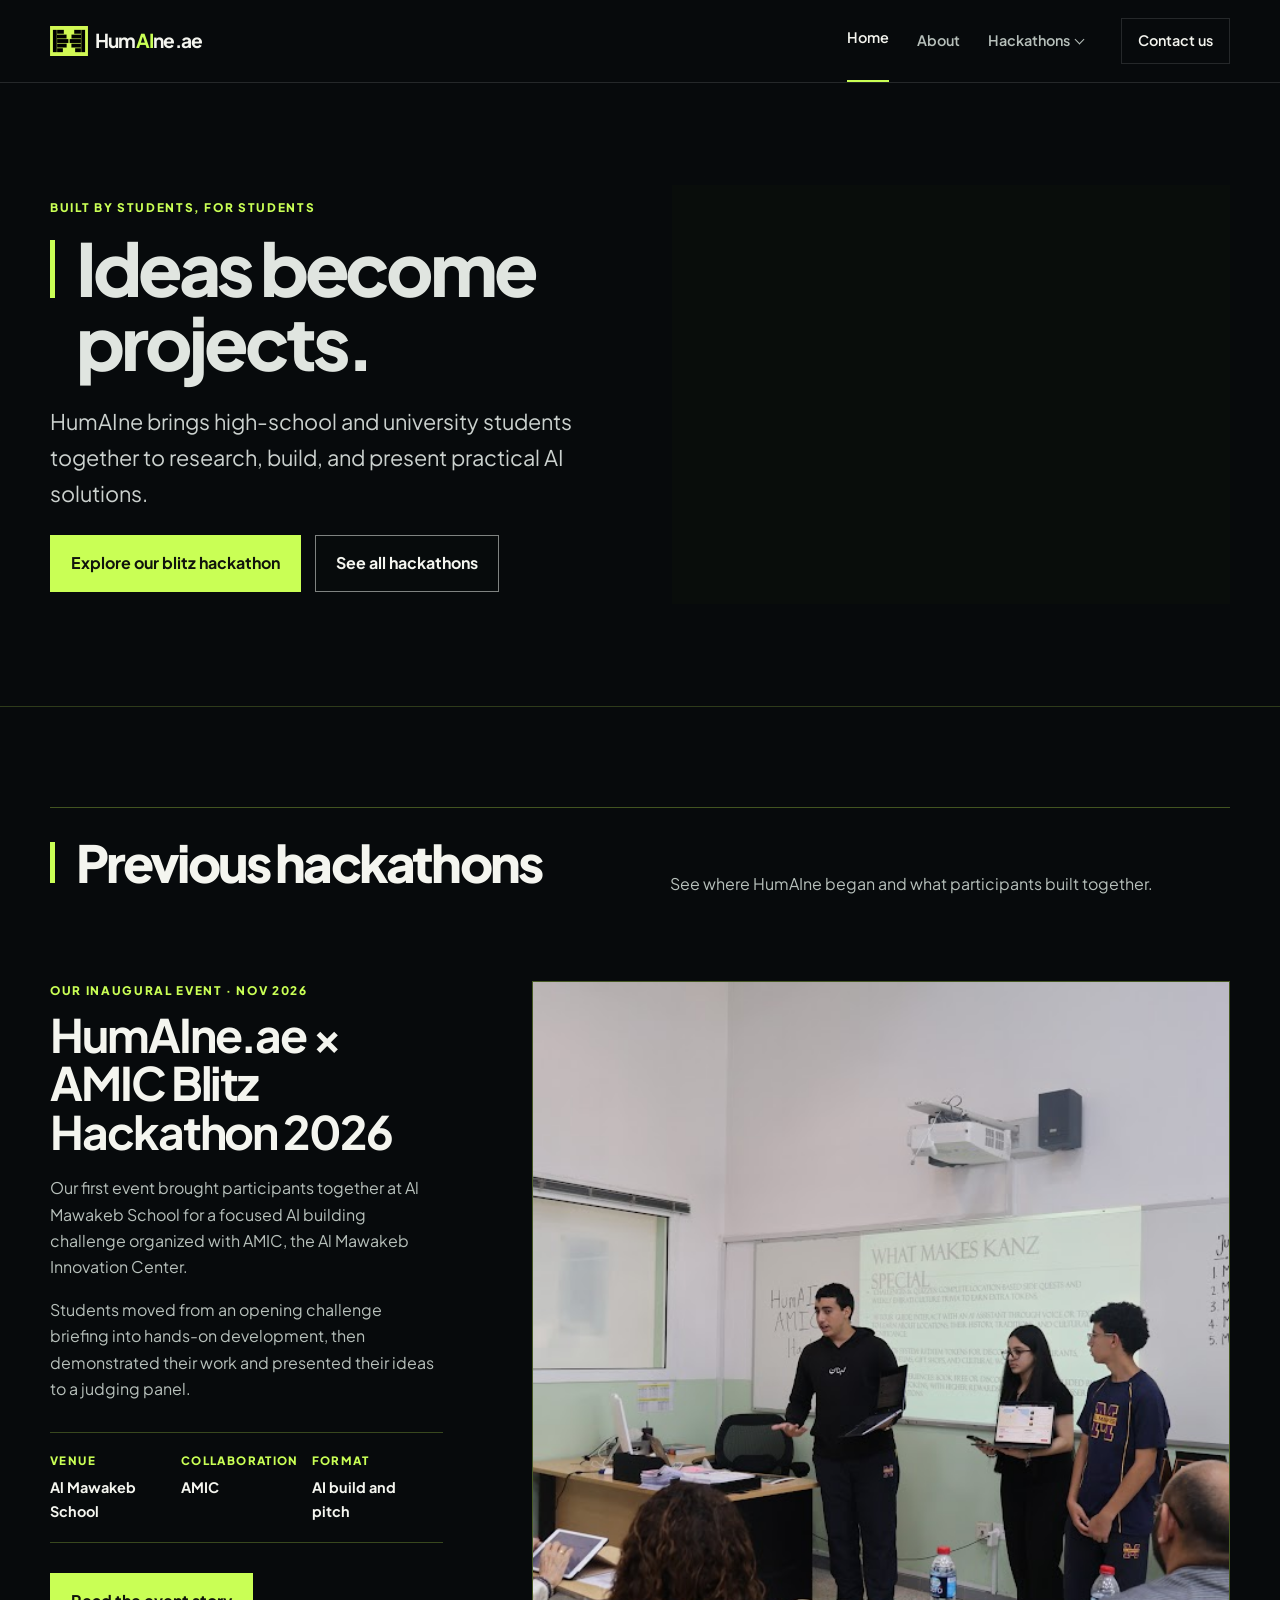
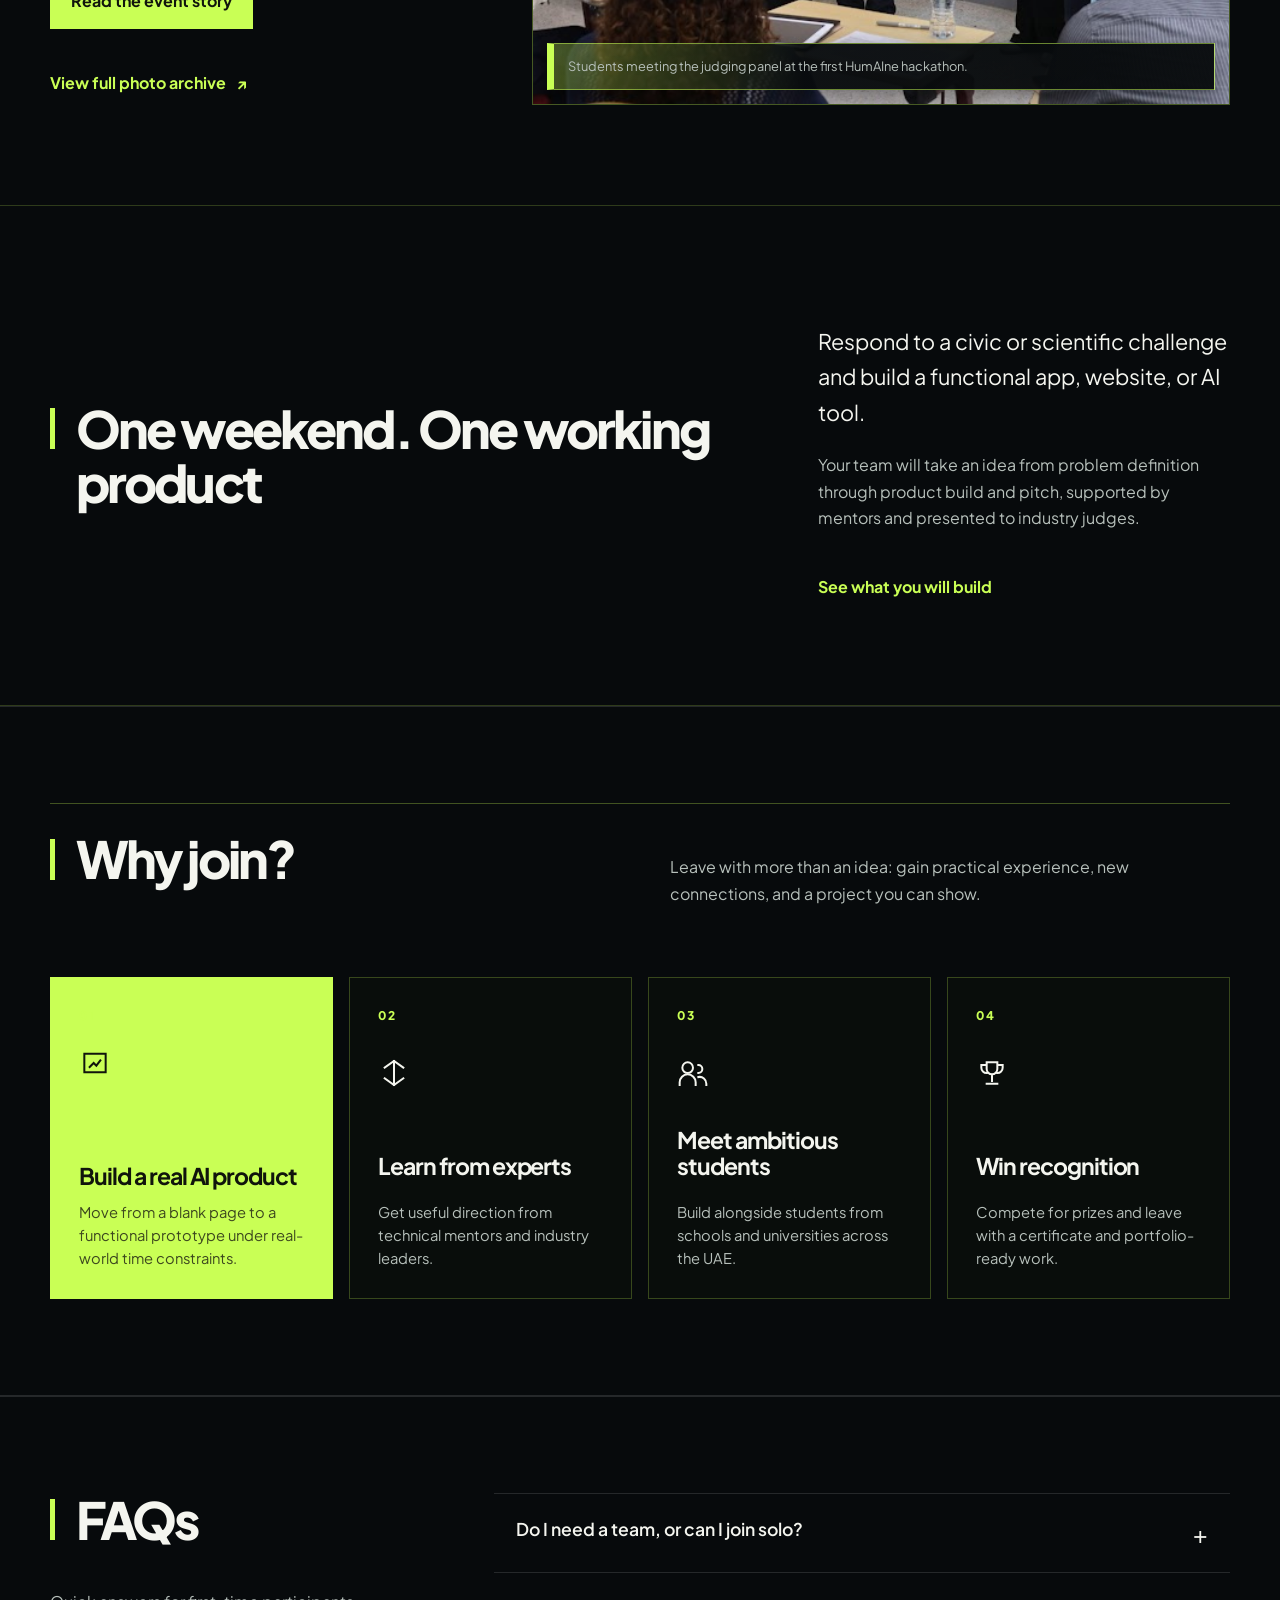
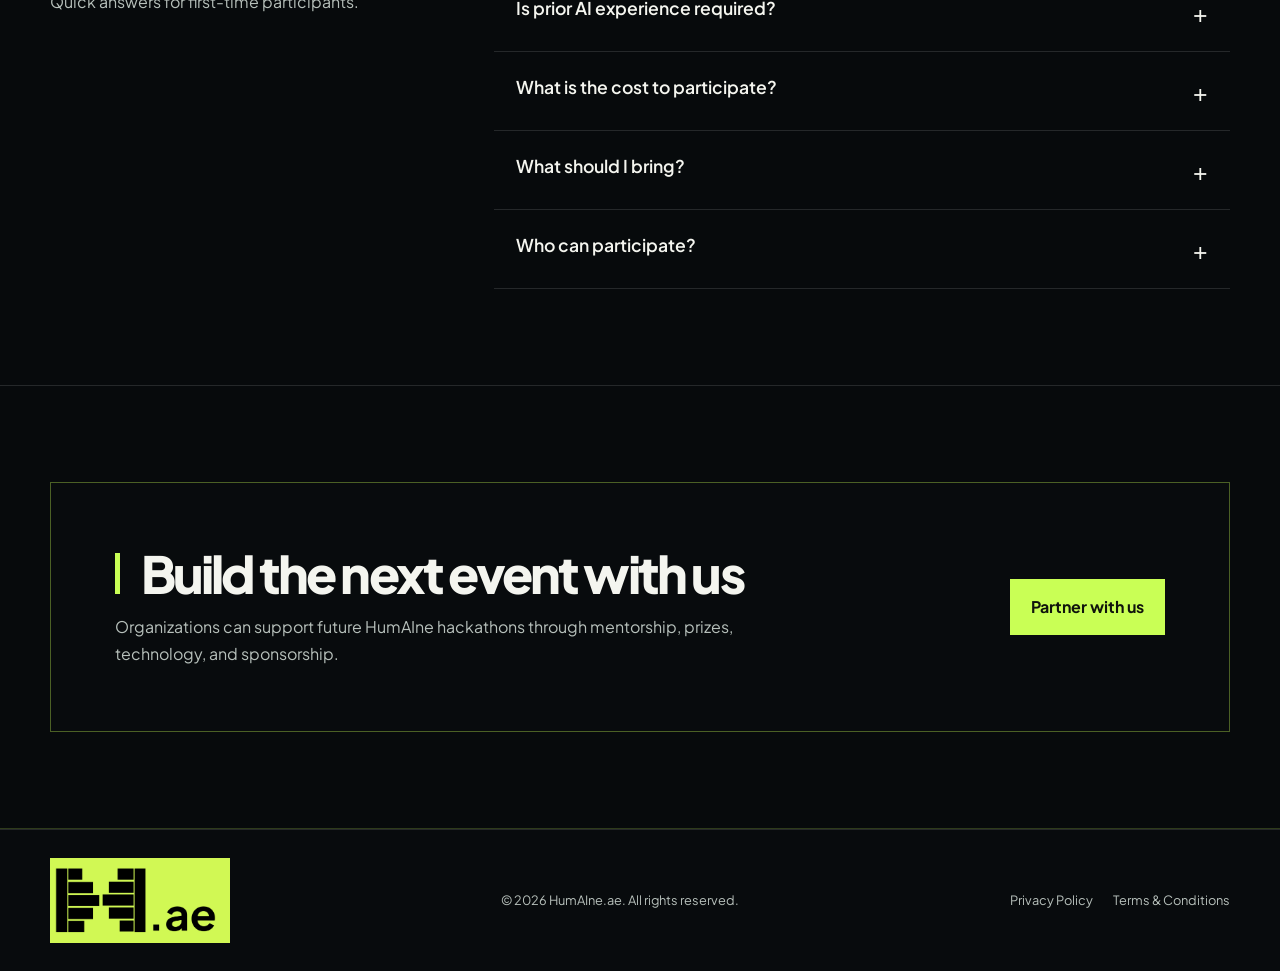
<file: index.html>
<!doctype html>
<html lang="en">
<head>
<base id="site-base" href="/">
<script>if (location.protocol === 'file:') document.getElementById('site-base').href = new URL('.', location.href).href;</script>
  <meta charset="utf-8">
  <meta name="viewport" content="width=device-width,initial-scale=1">
  <title>UAE AI Hackathons for Students | HumAIne</title>
  <meta name="description" content="HumAIne organizes AI hackathons for high-school and university students across the UAE. Explore our previous event and follow what comes next.">
  <link rel="canonical" href="https://humaine.ae/">
  <meta property="og:type" content="website">
  <meta property="og:title" content="HumAIne | UAE AI Hackathon">
  <meta property="og:description" content="Student-built AI hackathons where young people turn ideas into working technology.">
<meta property="og:image" content="https://humaine.ae/assets/images/events/blitz-2026/opening-briefing.jpg">
  <meta property="og:image:width" content="900"><meta property="og:image:height" content="600">
  <meta property="og:url" content="https://humaine.ae/"><meta property="og:site_name" content="HumAIne">
  <meta name="twitter:card" content="summary_large_image">
  <meta name="twitter:title" content="HumAIne | UAE AI Hackathon">
  <meta name="twitter:description" content="Explore HumAIne hackathons for high-school and university students across the UAE.">
<meta name="twitter:image" content="https://humaine.ae/assets/images/events/blitz-2026/opening-briefing.jpg">
<link rel="icon" type="image/svg+xml" href="/favicon.svg">
<link rel="stylesheet" href="assets/css/styles.css">
<script src="assets/js/script.js" defer></script>
</head>
<body>
  <header class="site-header"><div class="container"><a class="brand" href="/" aria-label="HumAIne.ae home"><img class="brand-mark" src="assets/images/logonew.svg" alt="" width="512" height="416"><span class="brand-text">Hum<span>AI</span>ne.ae</span></a><nav class="main-nav" aria-label="Primary"><a aria-current="page" href="/"><span>Home</span></a><a href="/about/"><span>About</span></a><a href="/hackathon/"><span>Hackathons</span></a><a class="nav-cta" href="/contact/">Contact us</a></nav></div></header>
  <main>
    <section class="home-credibility-hero" aria-labelledby="home-title">
      <div class="container">
        <div class="home-credibility-grid">
          <div class="home-credibility-copy">
            <p class="event-year">Built by students, for students</p>
            <h1 id="home-title">Ideas become projects.</h1>
            <p class="lede">HumAIne brings high-school and university students together to research, build, and present practical AI solutions.</p>
            <div class="hero-actions"><a class="btn" href="/blitz-hackathon-2026/">Explore our blitz hackathon</a><a class="btn btn-secondary" href="/hackathon/">See all hackathons</a></div>
          </div>
          <div class="event-carousel home-event-carousel" data-carousel data-carousel-auto-only data-carousel-interval="6000" aria-roledescription="carousel" aria-label="HumAIne AMIC Blitz Hackathon highlights">
            <div class="carousel-viewport">
              <figure class="carousel-slide is-active" data-carousel-slide aria-hidden="false"><img src="assets/images/events/blitz-2026/opening-briefing.jpg" width="900" height="600" alt="Organizers introducing the HumAIne AMIC Blitz Hackathon to students at Al Mawakeb School" loading="eager" decoding="async" fetchpriority="high"><figcaption>The opening briefing for HumAIne’s inaugural hackathon.</figcaption></figure>
              <figure class="carousel-slide" data-carousel-slide aria-hidden="true"><img src="assets/images/events/blitz-2026/student-project-build.jpg" width="1600" height="1067" alt="Students developing projects on laptops during the Blitz Hackathon" loading="eager" decoding="async" fetchpriority="low"><figcaption>A participant developing an AI project during the build session.</figcaption></figure>
              <figure class="carousel-slide" data-carousel-slide aria-hidden="true"><img src="assets/images/events/blitz-2026/active-build-session.jpg" width="1600" height="1067" alt="Participants collaborating during the Blitz Hackathon build session" loading="eager" decoding="async" fetchpriority="low"><figcaption>Student teams working through the AMIC Blitz challenge.</figcaption></figure>
              <figure class="carousel-slide" data-carousel-slide aria-hidden="true"><img src="assets/images/events/blitz-2026/student-team-with-judges.jpg" width="900" height="600" alt="Three students standing at the front of the room with a certificate while judges sit nearby" loading="eager" decoding="async" fetchpriority="low"><figcaption>A student team receiving recognition from the judging panel.</figcaption></figure>
              <figure class="carousel-slide" data-carousel-slide aria-hidden="true"><img src="assets/images/events/blitz-2026/award-ceremony.jpg" width="1600" height="1201" alt="Students and event organizers holding an award at the end of the Blitz Hackathon" loading="eager" decoding="async" fetchpriority="low"><figcaption>Celebrating the winning teams at the close of the event.</figcaption></figure>
            </div>
          </div>
        </div>
      </div>
    </section>

    <section class="previous-events" aria-labelledby="previous-events-title">
      <div class="container">
        <div class="section-head">
          <div><h2 id="previous-events-title">Previous hackathons</h2></div>
          <p>See where HumAIne began and what participants built together.</p>
        </div>
        <article class="past-event-feature past-event-expanded">
          <div class="past-event-copy">
            <p class="event-year">Our inaugural event · Nov 2026</p>
            <h3>HumAIne.ae × AMIC Blitz Hackathon 2026</h3>
            <p>Our first event brought participants together at Al Mawakeb School for a focused AI building challenge organized with AMIC, the Al Mawakeb Innovation Center.</p>
            <p>Students moved from an opening challenge briefing into hands-on development, then demonstrated their work and presented their ideas to a judging panel.</p>
            <dl class="event-facts"><div><dt>Venue</dt><dd>Al Mawakeb School</dd></div><div><dt>Collaboration</dt><dd>AMIC</dd></div><div><dt>Format</dt><dd>AI build and pitch</dd></div></dl>
            <div class="event-links"><a class="btn" href="/blitz-hackathon-2026/">Read the event story</a><a class="text-link" href="https://drive.google.com/drive/folders/1688wlYAtqHQ7FicDyGw08mqDVF-d3gRi" target="_blank" rel="noopener noreferrer">View full photo archive <span aria-hidden="true">↗</span></a></div>
          </div>
          <figure class="past-event-image"><img src="assets/images/events/blitz-2026/student-team-with-judges.jpg" width="900" height="600" alt="Three students standing with a certificate near the Blitz Hackathon judging panel" loading="lazy"><figcaption>Students meeting the judging panel at the first HumAIne hackathon.</figcaption></figure>
        </article>
      </div>
    </section>

    <section class="home-intro"><div class="container intro-layout"><div><h2>One weekend. One working product</h2></div><div class="intro-copy"><p class="lede">Respond to a civic or scientific challenge and build a functional app, website, or AI tool.</p><p>Your team will take an idea from problem definition through product build and pitch, supported by mentors and presented to industry judges.</p><a class="text-link" href="/hackathon/#roadmap">See what you will build</a></div></div></section>

    <section class="why-join" aria-labelledby="why-title"><div class="container"><div class="section-head"><div><h2 id="why-title">Why join?</h2></div><p>Leave with more than an idea: gain practical experience, new connections, and a project you can show.</p></div><div class="value-layout">
      <article class="value-feature"><svg aria-hidden="true" viewBox="0 0 24 24"><path d="M4 19V5h16v14H4Zm4-4 3-3 2 2 3-4"/></svg><span>01</span><h3>Build a real AI product</h3><p>Move from a blank page to a functional prototype under real-world time constraints.</p></article>
      <div class="value-stack"><article><svg aria-hidden="true" viewBox="0 0 24 24"><path d="M12 3v18M5 8l7-5 7 5M5 16l7 5 7-5"/></svg><span>02</span><h3>Learn from experts</h3><p>Get useful direction from technical mentors and industry leaders.</p></article><article><svg aria-hidden="true" viewBox="0 0 24 24"><path d="M8 12a4 4 0 1 0 0-8 4 4 0 0 0 0 8Zm8 0a3 3 0 1 0 0-6M2 21v-2a6 6 0 0 1 12 0v2m2-6a5 5 0 0 1 6 5v1"/></svg><span>03</span><h3>Meet ambitious students</h3><p>Build alongside students from schools and universities across the UAE.</p></article><article><svg aria-hidden="true" viewBox="0 0 24 24"><path d="M8 4h8v5a4 4 0 0 1-8 0V4Zm0 2H4v2a4 4 0 0 0 4 4m8-6h4v2a4 4 0 0 1-4 4m-4 1v5m-4 2h8"/></svg><span>04</span><h3>Win recognition</h3><p>Compete for prizes and leave with a certificate and portfolio-ready work.</p></article></div>
    </div></div></section>

    <section class="faq-section" aria-labelledby="faq-title"><div class="container faq-layout"><div><h2 id="faq-title">FAQs</h2><p>Quick answers for first-time participants.</p></div><div class="faq-list"><details><summary>Do I need a team, or can I join solo?<span>+</span></summary><p>You can register your interest even if you do not yet have a complete team. Final team formation details will be shared with accepted participants.</p></details><details><summary>Is prior AI experience required?<span>+</span></summary><p>No. Curiosity, commitment, and a willingness to learn matter most. Teams can combine technical, design, research, and presentation skills.</p></details><details><summary>What is the cost to participate?<span>+</span></summary><p><strong>Participation is 100% free.</strong> There is no registration or attendance fee.</p></details><details><summary>What should I bring?<span>+</span></summary><p>Bring your laptop, charger, identification, and anything specified in the participant information sent before the event.</p></details><details><summary>Who can participate?<span>+</span></summary><p>The hackathon is open to eligible high-school and university students across the UAE.</p></details></div></div></section>

    <section class="home-registration"><div class="container registration-callout"><div><h2>Build the next event with us</h2><p>Organizations can support future HumAIne hackathons through mentorship, prizes, technology, and sponsorship.</p></div><div class="closing-actions"><a class="btn" href="/contact/#partners">Partner with us</a></div></div></section>
  </main>
  <footer class="site-footer"><div class="container legal-footer"><span>© 2026 HumAIne.ae. All rights reserved.</span><nav aria-label="Legal"><a href="/privacy/">Privacy Policy</a><a href="/terms/">Terms &amp; Conditions</a></nav></div></footer>
</body>
</html>
</file>
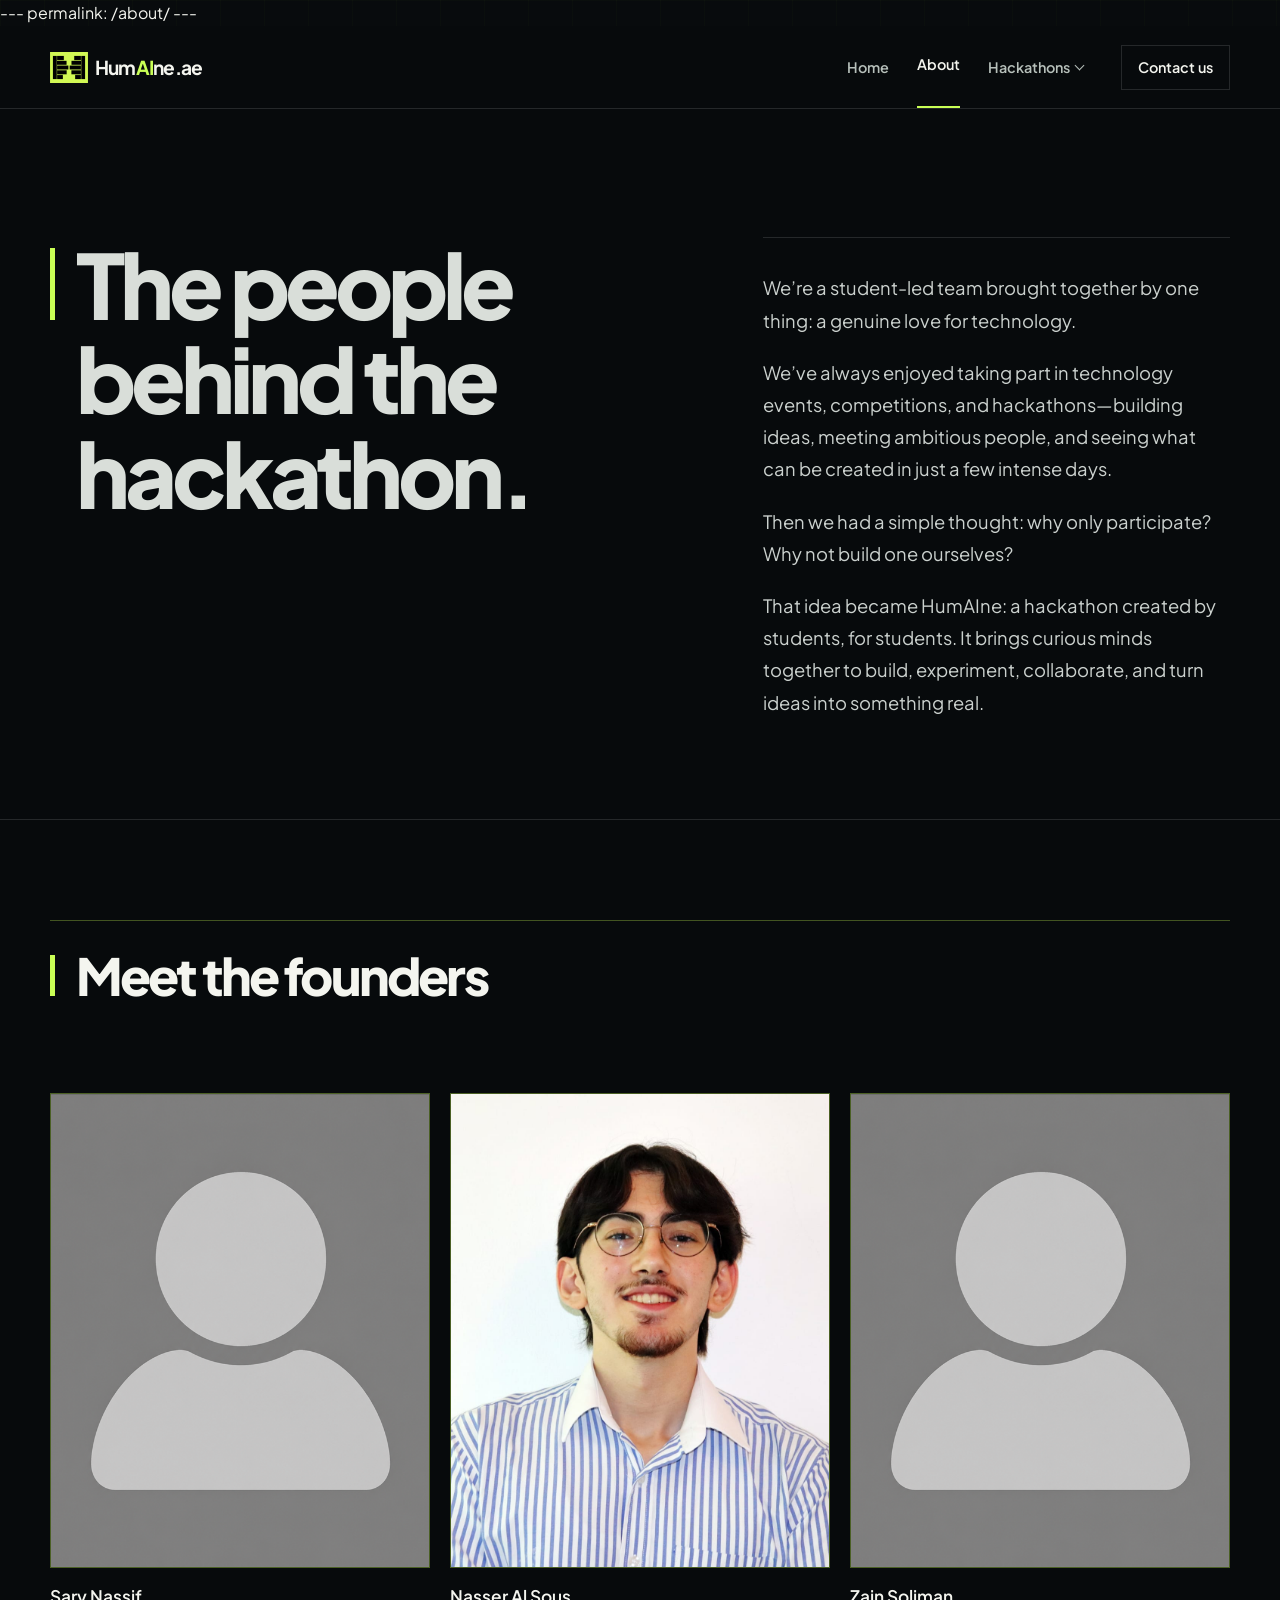
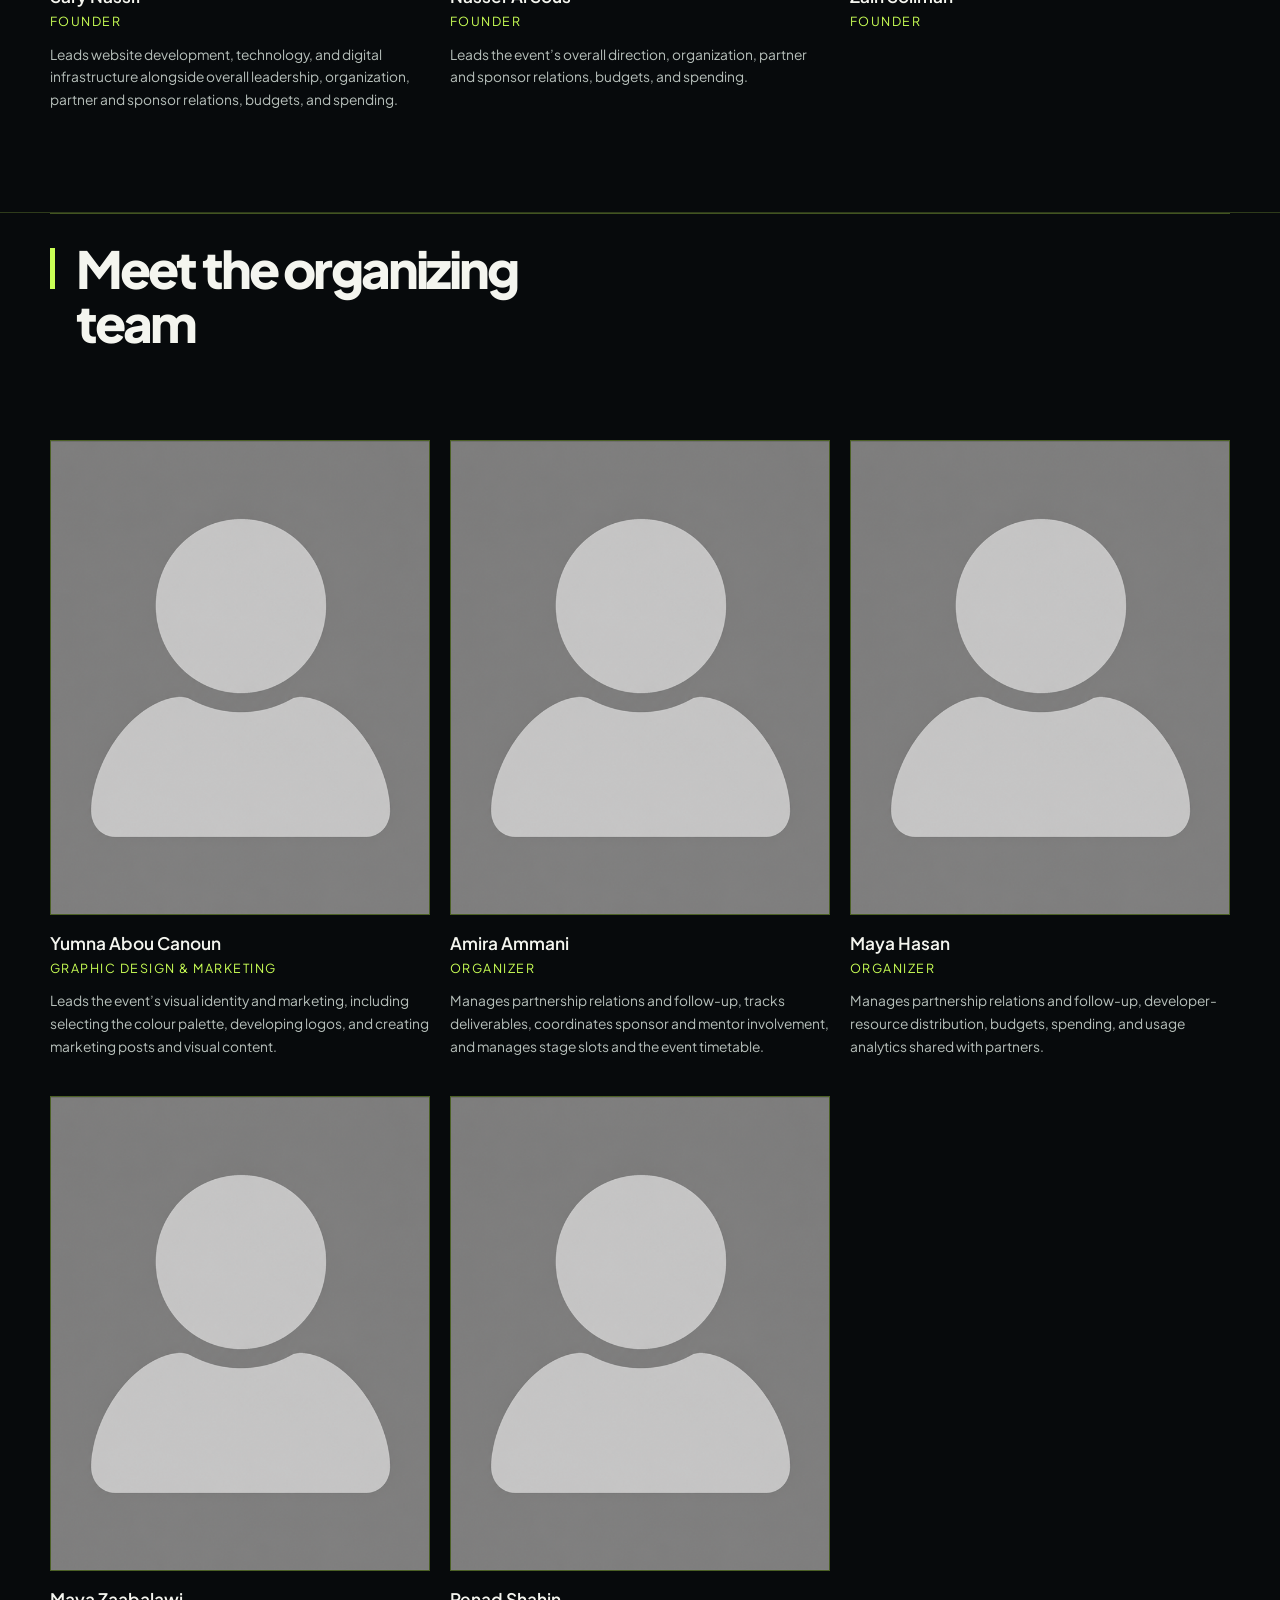
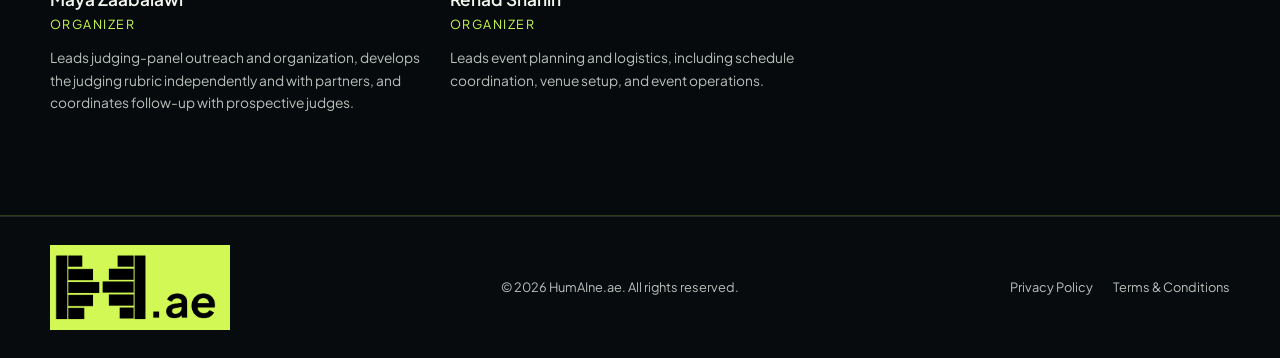
<file: pages/about.html>
---
permalink: /about/
---
<!doctype html>
<html lang="en">
<head>
<base id="site-base" href="/">
<script>if (location.protocol === 'file:') document.getElementById('site-base').href = new URL('../', location.href).href;</script>
  <meta charset="utf-8">
  <meta name="viewport" content="width=device-width,initial-scale=1">
  <title>About HumAIne | UAE Student AI Hackathon</title>
  <meta name="description" content="Meet the founders and organizers behind HumAIne and the team creating the UAE AI Hackathon.">
  <link rel="canonical" href="https://humaine.ae/about/">
<meta property="og:type" content="website"><meta property="og:title" content="About HumAIne"><meta property="og:description" content="Meet the team behind the UAE AI Hackathon."><meta property="og:image" content="https://humaine.ae/assets/images/og-preview.png"><meta property="og:url" content="https://humaine.ae/about/"><meta property="og:site_name" content="HumAIne">
<meta name="twitter:card" content="summary_large_image"><meta name="twitter:title" content="About HumAIne"><meta name="twitter:description" content="Meet the team behind the UAE AI Hackathon."><meta name="twitter:image" content="https://humaine.ae/assets/images/og-preview.png">
<link rel="icon" type="image/svg+xml" href="/favicon.svg">
<link rel="stylesheet" href="assets/css/styles.css">
<script src="assets/js/script.js" defer></script>
</head>
<body>
  <header class="site-header">
    <div class="container">
      <a class="brand" href="/" aria-label="HumAIne.ae home"><img class="brand-mark" src="assets/images/logonew.svg" alt="" width="512" height="416"><span class="brand-text">Hum<span>AI</span>ne.ae</span></a>
      <nav class="main-nav" aria-label="Primary">
        <a href="/"><span>Home</span></a><a aria-current="page" href="/about/"><span>About</span></a><a href="/hackathon/"><span>Hackathons</span></a><a class="nav-cta" href="/contact/">Contact us</a>
      </nav>
    </div>
  </header>
  <main>
    <section class="about-intro">
      <div class="container about-intro-layout">
        <div>
          <h1>The people behind the hackathon.</h1>
        </div>
        <div class="about-copy">
          <p>We’re a student-led team brought together by one thing: a genuine love for technology.</p>
          <p>We’ve always enjoyed taking part in technology events, competitions, and hackathons—building ideas, meeting ambitious people, and seeing what can be created in just a few intense days.</p>
          <p>Then we had a simple thought: why only participate? Why not build one ourselves?</p>
          <p>That idea became HumAIne: a hackathon created by students, for students. It brings curious minds together to build, experiment, collaborate, and turn ideas into something real.</p>
        </div>
      </div>
    </section>

    <section class="founders-section" aria-labelledby="founders-title">
      <div class="container">
        <div class="section-head">
          <div>
            <h2 id="founders-title">Meet the founders</h2>
          </div>
        </div>
        <div class="founders-grid">
          <figure class="founder-card">
            <div class="founder-photo"><img src="assets/images/user.png" alt="Sary Nassif"></div>
            <figcaption><strong>Sary Nassif</strong><span class="team-role">Founder</span><p>Leads website development, technology, and digital infrastructure alongside overall leadership, organization, partner and sponsor relations, budgets, and spending.</p></figcaption>
          </figure>
          <figure class="founder-card">
            <div class="founder-photo"><img src="assets/images/nasser.jpeg" alt="Nasser Al Sous"></div>
            <figcaption><strong>Nasser Al Sous</strong><span class="team-role">Founder</span><p>Leads the event’s overall direction, organization, partner and sponsor relations, budgets, and spending.</p></figcaption>
          </figure>
          <figure class="founder-card">
            <div class="founder-photo"><img src="assets/images/user.png" alt="Zain Soliman"></div>
            <figcaption><strong>Zain Soliman</strong><span class="team-role">Founder</span></figcaption>
          </figure>
        </div>
      </div>
    </section>

    <section class="team-section" aria-labelledby="team-title">
      <div class="container">
        <div class="section-head">
          <div>
            <h2 id="team-title">Meet the organizing team</h2>
          </div>
        </div>
        <div class="founders-grid team-grid">
          <figure class="founder-card">
            <div class="founder-photo"><img src="assets/images/user.png" alt="Yumna Abou Canoun"></div>
            <figcaption><strong>Yumna Abou Canoun</strong><span class="team-role">Graphic Design &amp; Marketing</span><p>Leads the event’s visual identity and marketing, including selecting the colour palette, developing logos, and creating marketing posts and visual content.</p></figcaption>
          </figure>
          <figure class="founder-card">
            <div class="founder-photo"><img src="assets/images/user.png" alt="Amira Ammani"></div>
            <figcaption><strong>Amira Ammani</strong><span class="team-role">Organizer</span><p>Manages partnership relations and follow-up, tracks deliverables, coordinates sponsor and mentor involvement, and manages stage slots and the event timetable.</p></figcaption>
          </figure>
          <figure class="founder-card">
            <div class="founder-photo"><img src="assets/images/user.png" alt="Maya Hasan"></div>
            <figcaption><strong>Maya Hasan</strong><span class="team-role">Organizer</span><p>Manages partnership relations and follow-up, developer-resource distribution, budgets, spending, and usage analytics shared with partners.</p></figcaption>
          </figure>
          <figure class="founder-card">
            <div class="founder-photo"><img src="assets/images/user.png" alt="Maya Zaabalawi"></div>
            <figcaption><strong>Maya Zaabalawi</strong><span class="team-role">Organizer</span><p>Leads judging-panel outreach and organization, develops the judging rubric independently and with partners, and coordinates follow-up with prospective judges.</p></figcaption>
          </figure>
          <figure class="founder-card">
            <div class="founder-photo"><img src="assets/images/user.png" alt="Renad Shahin"></div>
            <figcaption><strong>Renad Shahin</strong><span class="team-role">Organizer</span><p>Leads event planning and logistics, including schedule coordination, venue setup, and event operations.</p></figcaption>
          </figure>
        </div>
      </div>
    </section>
  </main>
  <footer class="site-footer"><div class="container legal-footer"><span>© 2026 HumAIne.ae. All rights reserved.</span><nav aria-label="Legal"><a href="/privacy/">Privacy Policy</a><a href="/terms/">Terms &amp; Conditions</a></nav></div></footer>
</body>
</html>
</file>
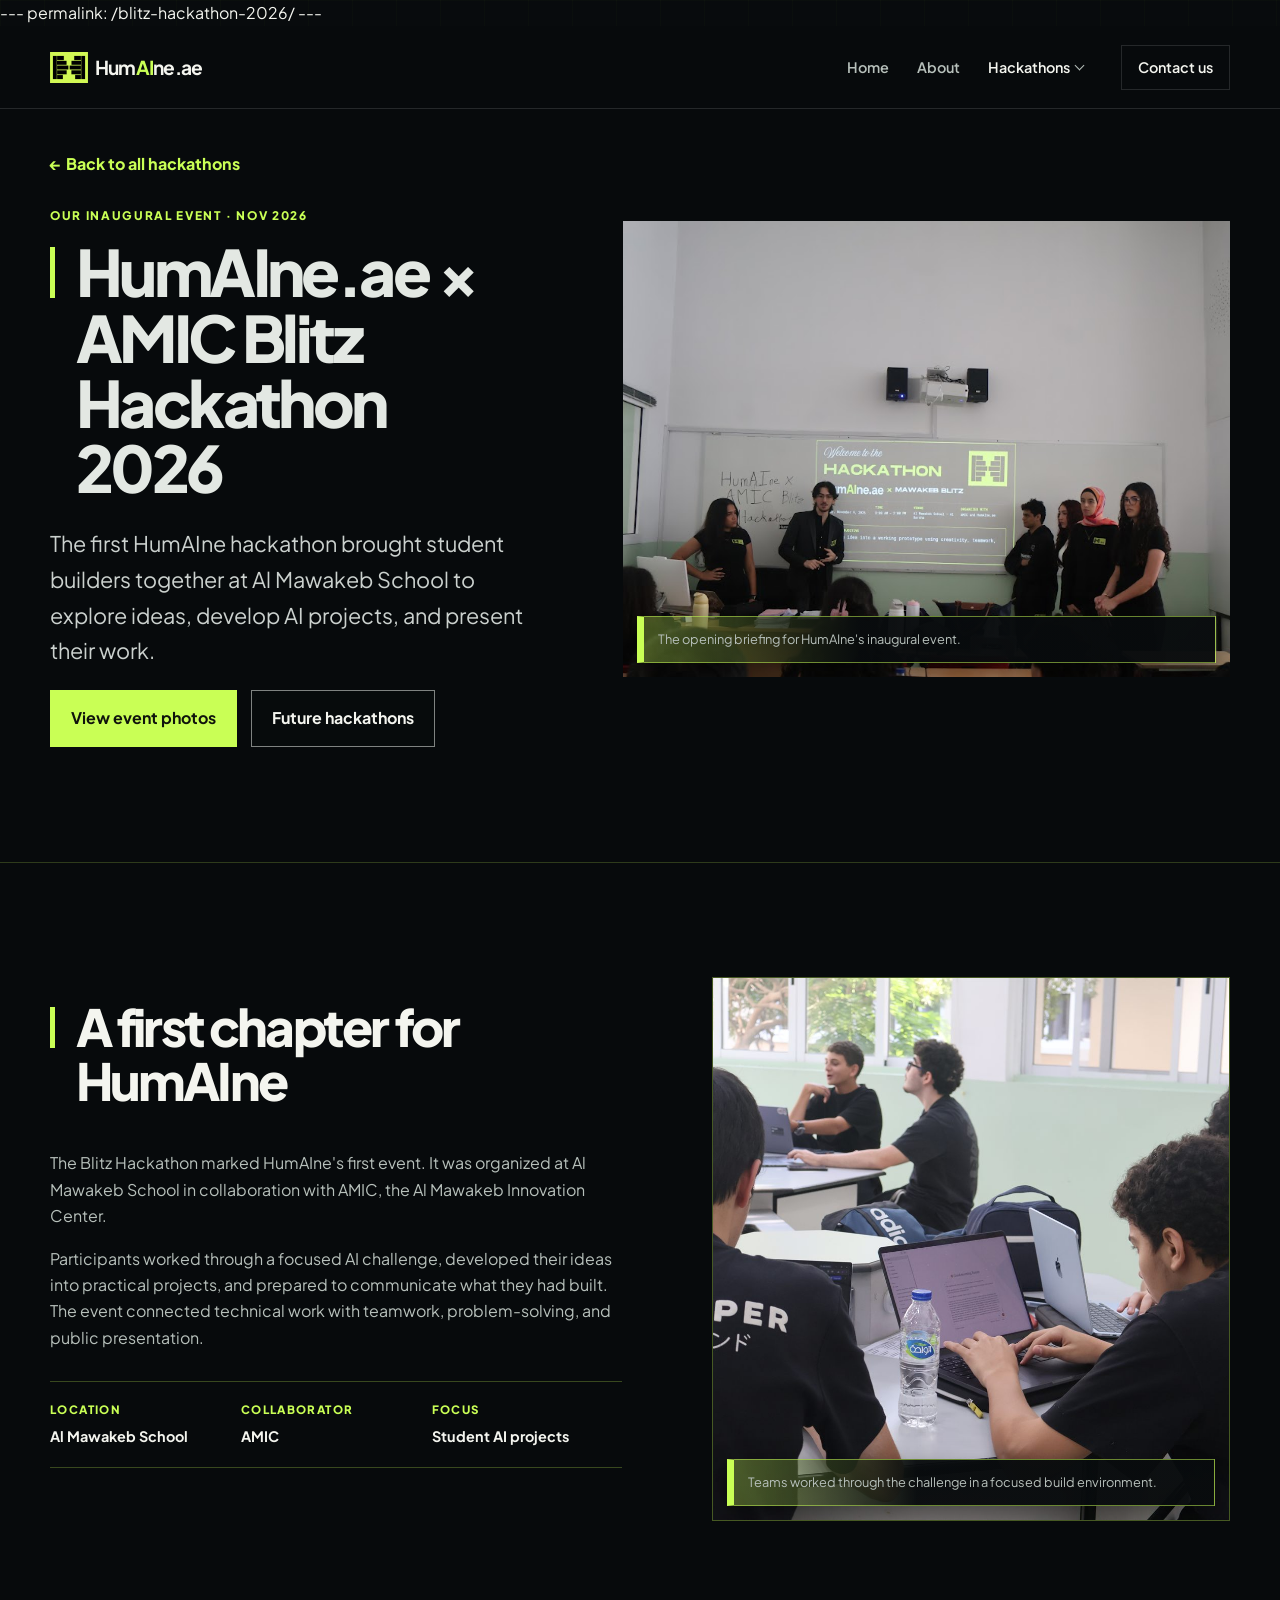
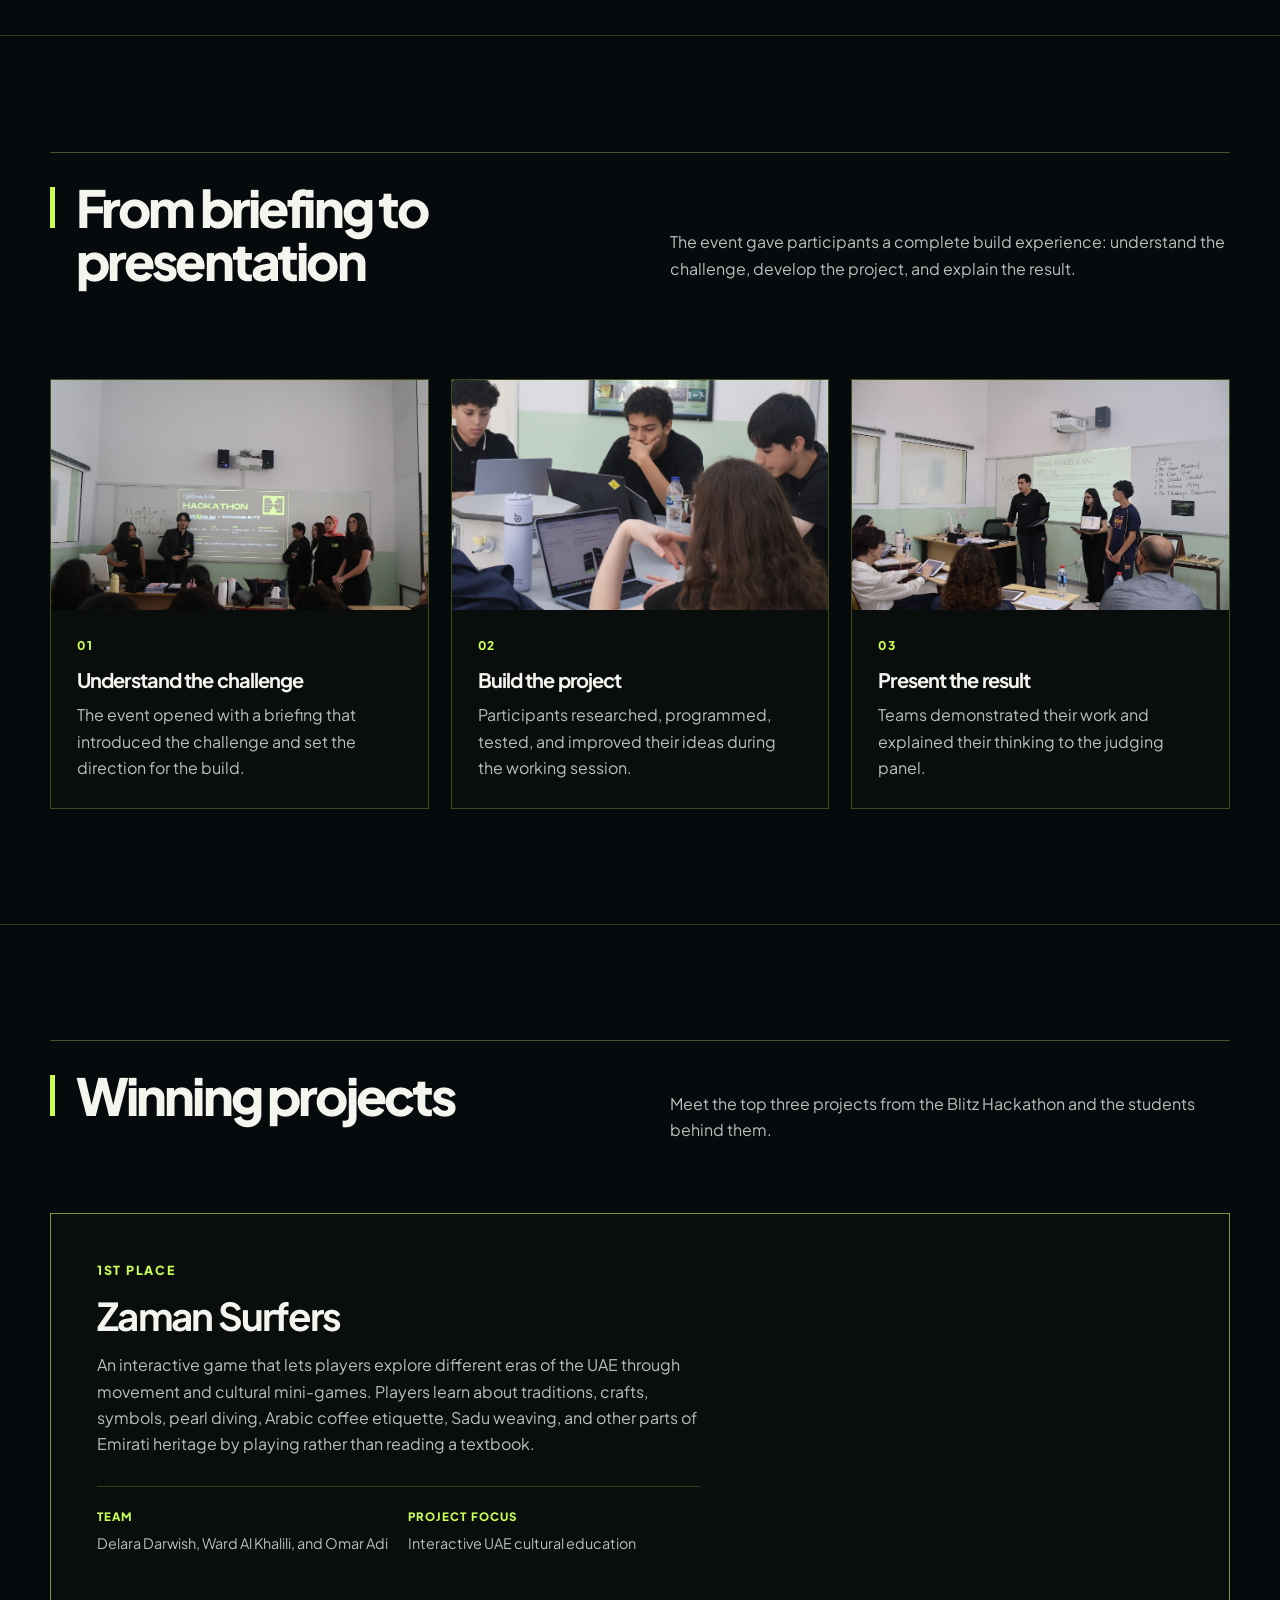
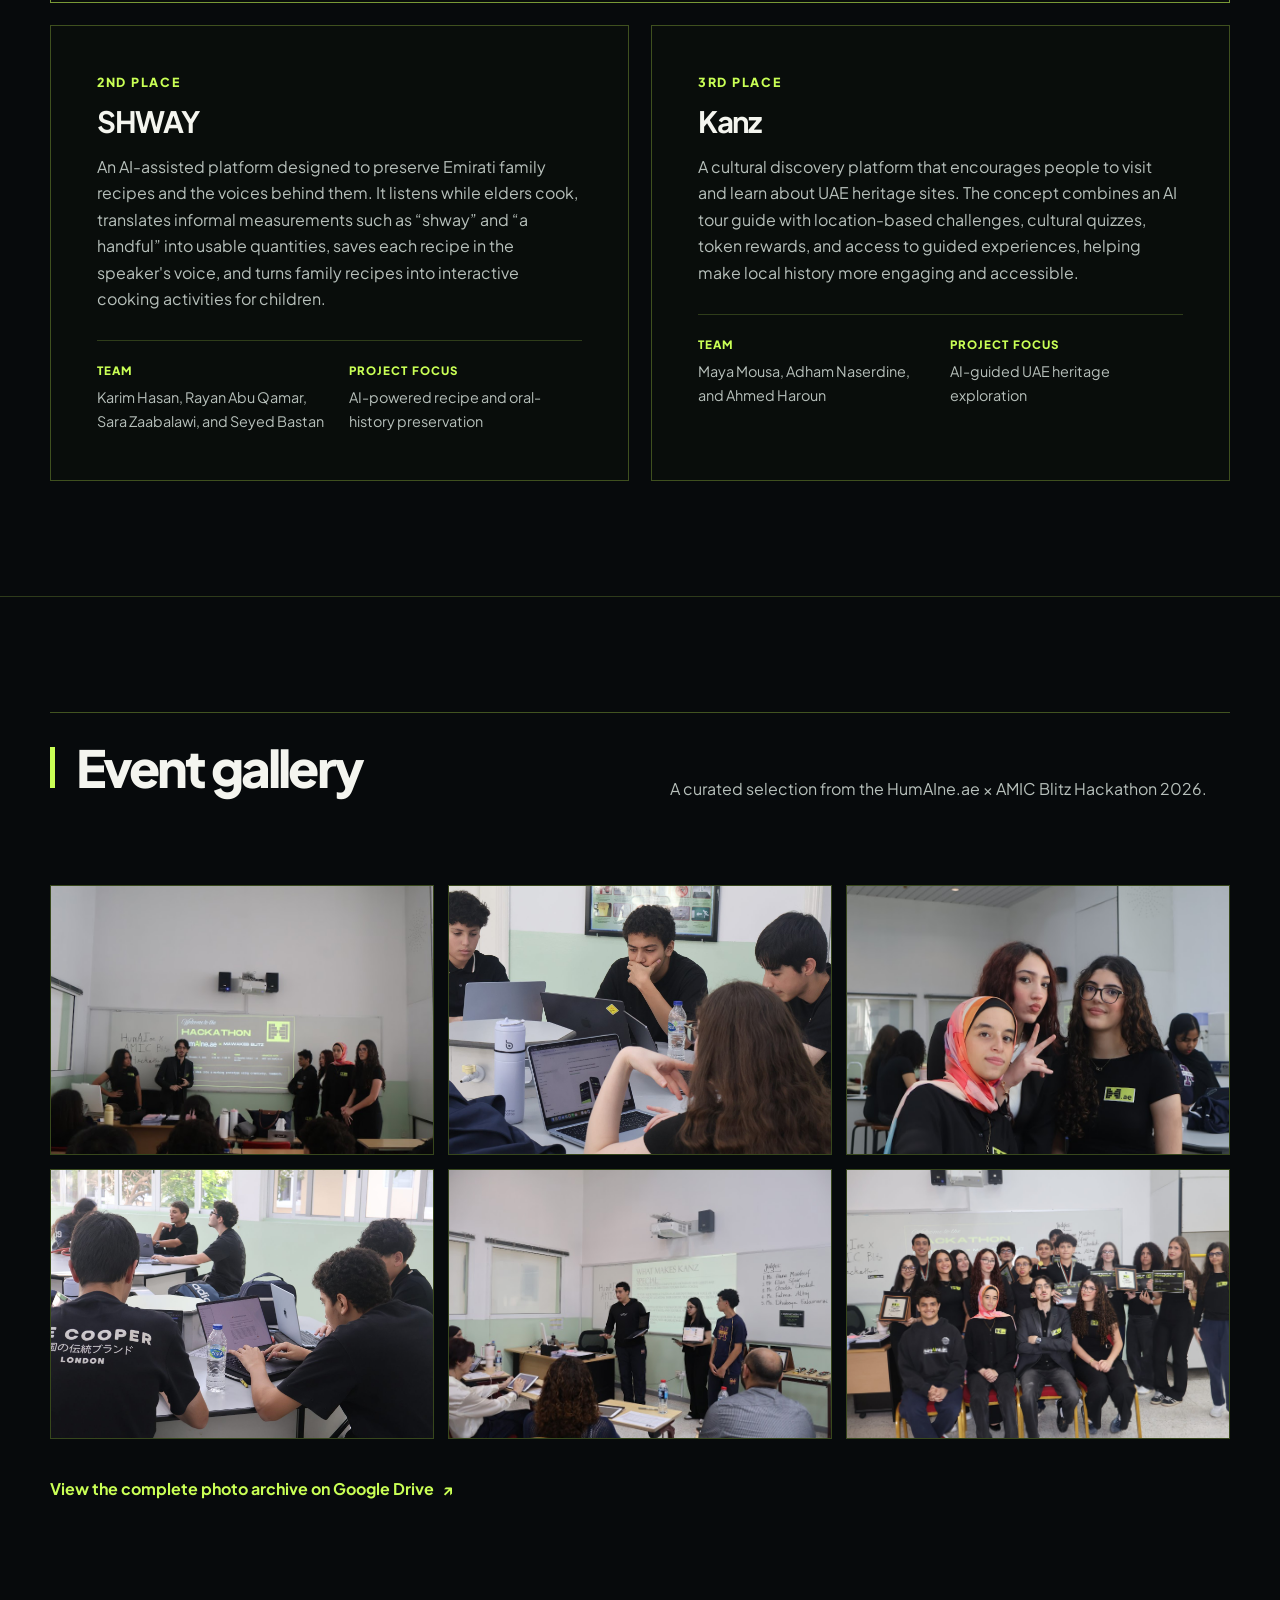
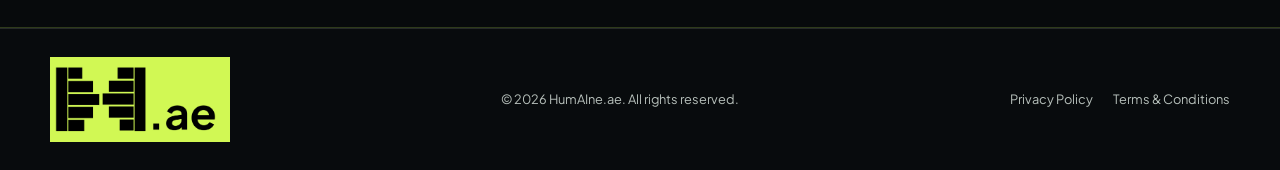
<file: pages/blitz-hackathon-2026.html>
---
permalink: /blitz-hackathon-2026/
---
<!doctype html>
<html lang="en">
  <head>
    <base id="site-base" href="/">
    <script>if (location.protocol === 'file:') document.getElementById('site-base').href = new URL('../', location.href).href;</script>
    <meta charset="utf-8">
    <meta name="viewport" content="width=device-width,initial-scale=1">
    <title>AMIC Blitz Hackathon 2026 | HumAIne.ae</title>
    <meta name="description" content="Explore HumAIne.ae's inaugural AMIC Blitz Hackathon at Al Mawakeb School, including the build sessions, student presentations, and event photo gallery.">
    <link rel="canonical" href="https://humaine.ae/blitz-hackathon-2026/">
    <meta property="og:type" content="article">
    <meta property="og:title" content="HumAIne.ae × AMIC Blitz Hackathon 2026">
    <meta property="og:description" content="Inside HumAIne.ae's inaugural student AI hackathon at Al Mawakeb School.">
    <meta property="og:image" content="https://humaine.ae/assets/images/events/blitz-2026/opening-briefing.jpg">
    <meta property="og:image:width" content="900">
    <meta property="og:image:height" content="600">
    <meta property="og:url" content="https://humaine.ae/blitz-hackathon-2026/">
    <meta property="og:site_name" content="HumAIne">
    <meta name="twitter:card" content="summary_large_image">
    <meta name="twitter:title" content="HumAIne.ae × AMIC Blitz Hackathon 2026">
    <meta name="twitter:description" content="See the build sessions, presentations, and highlights from HumAIne's inaugural AI hackathon.">
    <meta name="twitter:image" content="https://humaine.ae/assets/images/events/blitz-2026/opening-briefing.jpg">
    <script type="application/ld+json">
    {
      "@context": "https://schema.org",
      "@type": "ImageGallery",
      "name": "HumAIne.ae × AMIC Blitz Hackathon 2026",
      "description": "Photos and highlights from HumAIne.ae's inaugural AI hackathon at Al Mawakeb School in collaboration with AMIC.",
      "url": "https://humaine.ae/blitz-hackathon-2026/",
      "about": {
        "@type": "Thing",
        "name": "HumAIne.ae × AMIC Blitz Hackathon 2026"
      },
      "image": [
        "https://humaine.ae/assets/images/events/blitz-2026/opening-briefing.jpg",
        "https://humaine.ae/assets/images/events/blitz-2026/student-project-build.jpg",
        "https://humaine.ae/assets/images/events/blitz-2026/active-build-session.jpg",
        "https://humaine.ae/assets/images/events/blitz-2026/student-team-with-judges.jpg",
        "https://humaine.ae/assets/images/events/blitz-2026/award-ceremony.jpg"
      ],
      "publisher": {
        "@type": "Organization",
        "name": "HumAIne.ae",
        "url": "https://humaine.ae/"
      }
    }
    </script>
    <link rel="icon" type="image/svg+xml" href="/favicon.svg">
    <link rel="stylesheet" href="assets/css/styles.css">
    <script src="assets/js/script.js" defer></script>
  </head>
  <body>
    <header class="site-header">
      <div class="container">
        <a class="brand" href="/" aria-label="HumAIne.ae home"><img class="brand-mark" src="assets/images/logonew.svg" alt="" width="512" height="416"><span class="brand-text">Hum<span>AI</span>ne.ae</span></a>
        <nav class="main-nav" aria-label="Primary"><a href="/"><span>Home</span></a><a href="/about/"><span>About</span></a><a aria-current="page" href="/hackathon/"><span>Hackathons</span></a><a class="nav-cta" href="/contact/">Contact us</a></nav>
      </div>
    </header>

    <main>
      <section class="event-story-hero">
        <div class="container event-story-hero-layout">
          <div class="event-story-heading">
            <a class="event-back-link" href="/hackathon/">← Back to all hackathons</a>
            <p class="event-year">Our inaugural event · Nov 2026</p>
            <h1>HumAIne.ae × AMIC Blitz Hackathon 2026</h1>
            <p class="lede">The first HumAIne hackathon brought student builders together at Al Mawakeb School to explore ideas, develop AI projects, and present their work.</p>
            <div class="hero-actions"><a class="btn" href="#event-gallery">View event photos</a><a class="btn btn-secondary" href="/hackathon/">Future hackathons</a></div>
          </div>
          <figure class="event-story-lead-image"><img src="assets/images/events/blitz-2026/opening-briefing.jpg" width="900" height="600" alt="HumAIne organizers introducing the AMIC Blitz Hackathon to students at Al Mawakeb School" fetchpriority="high"><figcaption>The opening briefing for HumAIne's inaugural event.</figcaption></figure>
        </div>
      </section>

      <section class="event-story-overview" aria-labelledby="overview-title">
        <div class="container event-story-overview-layout">
          <div>
            <h2 id="overview-title">A first chapter for HumAIne</h2>
            <p>The Blitz Hackathon marked HumAIne's first event. It was organized at Al Mawakeb School in collaboration with AMIC, the Al Mawakeb Innovation Center.</p>
            <p>Participants worked through a focused AI challenge, developed their ideas into practical projects, and prepared to communicate what they had built. The event connected technical work with teamwork, problem-solving, and public presentation.</p>
            <dl class="event-facts event-facts--large"><div><dt>Location</dt><dd>Al Mawakeb School</dd></div><div><dt>Collaborator</dt><dd>AMIC</dd></div><div><dt>Focus</dt><dd>Student AI projects</dd></div></dl>
          </div>
          <figure class="event-story-side-image"><img src="assets/images/events/blitz-2026/active-build-session.jpg" width="1600" height="1067" alt="Students working during the AMIC Blitz Hackathon" loading="lazy"><figcaption>Teams worked through the challenge in a focused build environment.</figcaption></figure>
        </div>
      </section>

      <section class="event-journey" aria-labelledby="journey-title">
        <div class="container">
          <div class="section-head"><div><h2 id="journey-title">From briefing to presentation</h2></div><p>The event gave participants a complete build experience: understand the challenge, develop the project, and explain the result.</p></div>
          <div class="event-journey-grid">
            <article><img src="assets/images/events/blitz-2026/opening-briefing.jpg" width="900" height="600" alt="Opening presentation introducing the AMIC Blitz Hackathon" loading="lazy"><div><span class="journey-step">01</span><h3>Understand the challenge</h3><p>The event opened with a briefing that introduced the challenge and set the direction for the build.</p></div></article>
            <article><img src="assets/images/events/blitz-2026/student-project-build.jpg" width="1600" height="1067" alt="Student concentrating while developing an AI project on a laptop" loading="lazy"><div><span class="journey-step">02</span><h3>Build the project</h3><p>Participants researched, programmed, tested, and improved their ideas during the working session.</p></div></article>
            <article><img src="assets/images/events/blitz-2026/student-team-with-judges.jpg" width="900" height="600" alt="Three students standing with a certificate near the judging panel" loading="lazy"><div><span class="journey-step">03</span><h3>Present the result</h3><p>Teams demonstrated their work and explained their thinking to the judging panel.</p></div></article>
          </div>
        </div>
      </section>

      <section class="winning-projects" aria-labelledby="winners-title">
        <div class="container">
          <div class="section-head"><div><h2 id="winners-title">Winning projects</h2></div><p>Meet the top three projects from the Blitz Hackathon and the students behind them.</p></div>
          <div class="winning-projects-grid">
            <article class="winning-project-card winning-project-card--first">
              <div class="winning-project-copy">
                <p class="winner-rank">1st place</p>
                <h3>Zaman Surfers</h3>
                <p>An interactive game that lets players explore different eras of the UAE through movement and cultural mini-games. Players learn about traditions, crafts, symbols, pearl diving, Arabic coffee etiquette, Sadu weaving, and other parts of Emirati heritage by playing rather than reading a textbook.</p>
                <dl><div><dt>Team</dt><dd>Delara Darwish, Ward Al Khalili, and Omar Adi</dd></div><div><dt>Project focus</dt><dd>Interactive UAE cultural education</dd></div></dl>
              </div>
            </article>
            <article class="winning-project-card">
              <div class="winning-project-copy">
                <p class="winner-rank">2nd place</p>
                <h3>SHWAY</h3>
                <p>An AI-assisted platform designed to preserve Emirati family recipes and the voices behind them. It listens while elders cook, translates informal measurements such as “shway” and “a handful” into usable quantities, saves each recipe in the speaker's voice, and turns family recipes into interactive cooking activities for children.</p>
                <dl><div><dt>Team</dt><dd>Karim Hasan, Rayan Abu Qamar, Sara Zaabalawi, and Seyed Bastan</dd></div><div><dt>Project focus</dt><dd>AI-powered recipe and oral-history preservation</dd></div></dl>
              </div>
            </article>
            <article class="winning-project-card">
              <div class="winning-project-copy">
                <p class="winner-rank">3rd place</p>
                <h3>Kanz</h3>
                <p>A cultural discovery platform that encourages people to visit and learn about UAE heritage sites. The concept combines an AI tour guide with location-based challenges, cultural quizzes, token rewards, and access to guided experiences, helping make local history more engaging and accessible.</p>
                <dl><div><dt>Team</dt><dd>Maya Mousa, Adham Naserdine, and Ahmed Haroun</dd></div><div><dt>Project focus</dt><dd>AI-guided UAE heritage exploration</dd></div></dl>
              </div>
            </article>
          </div>
        </div>
      </section>

      <section class="event-gallery-section" id="event-gallery" aria-labelledby="gallery-title">
        <div class="container">
          <div class="section-head"><div><h2 id="gallery-title">Event gallery</h2></div><p>A curated selection from the HumAIne.ae × AMIC Blitz Hackathon 2026.</p></div>
          <div class="event-photo-grid">
            <figure><img src="assets/images/events/blitz-2026/opening-briefing.jpg" width="900" height="600" alt="Organizers welcoming participants at the start of the Blitz Hackathon" loading="lazy"></figure>
            <figure><img src="assets/images/events/blitz-2026/student-project-build.jpg" width="1600" height="1067" alt="Student developing a hackathon project using a laptop" loading="lazy"></figure>
            <figure><img src="assets/images/events/blitz-2026/event-participants.jpg" width="900" height="676" alt="Participants at the AMIC Blitz Hackathon" loading="lazy"></figure>
            <figure><img src="assets/images/events/blitz-2026/active-build-session.jpg" width="1600" height="1067" alt="Students working during the AMIC Blitz Hackathon" loading="lazy"></figure>
            <figure><img src="assets/images/events/blitz-2026/student-team-with-judges.jpg" width="900" height="600" alt="Three students standing with a certificate beside the judging panel" loading="lazy"></figure>
            <figure><img src="assets/images/events/blitz-2026/award-ceremony.jpg" width="1600" height="1201" alt="Students and organizers during award recognition at the end of the hackathon" loading="lazy"></figure>
          </div>
          <a class="text-link gallery-archive-link" href="https://drive.google.com/drive/folders/1688wlYAtqHQ7FicDyGw08mqDVF-d3gRi" target="_blank" rel="noopener noreferrer">View the complete photo archive on Google Drive <span aria-hidden="true">↗</span></a>
        </div>
      </section>

    </main>

    <footer class="site-footer"><div class="container legal-footer"><span>© 2026 HumAIne.ae. All rights reserved.</span><nav aria-label="Legal"><a href="/privacy/">Privacy Policy</a><a href="/terms/">Terms &amp; Conditions</a></nav></div></footer>
  </body>
</html>
</file>
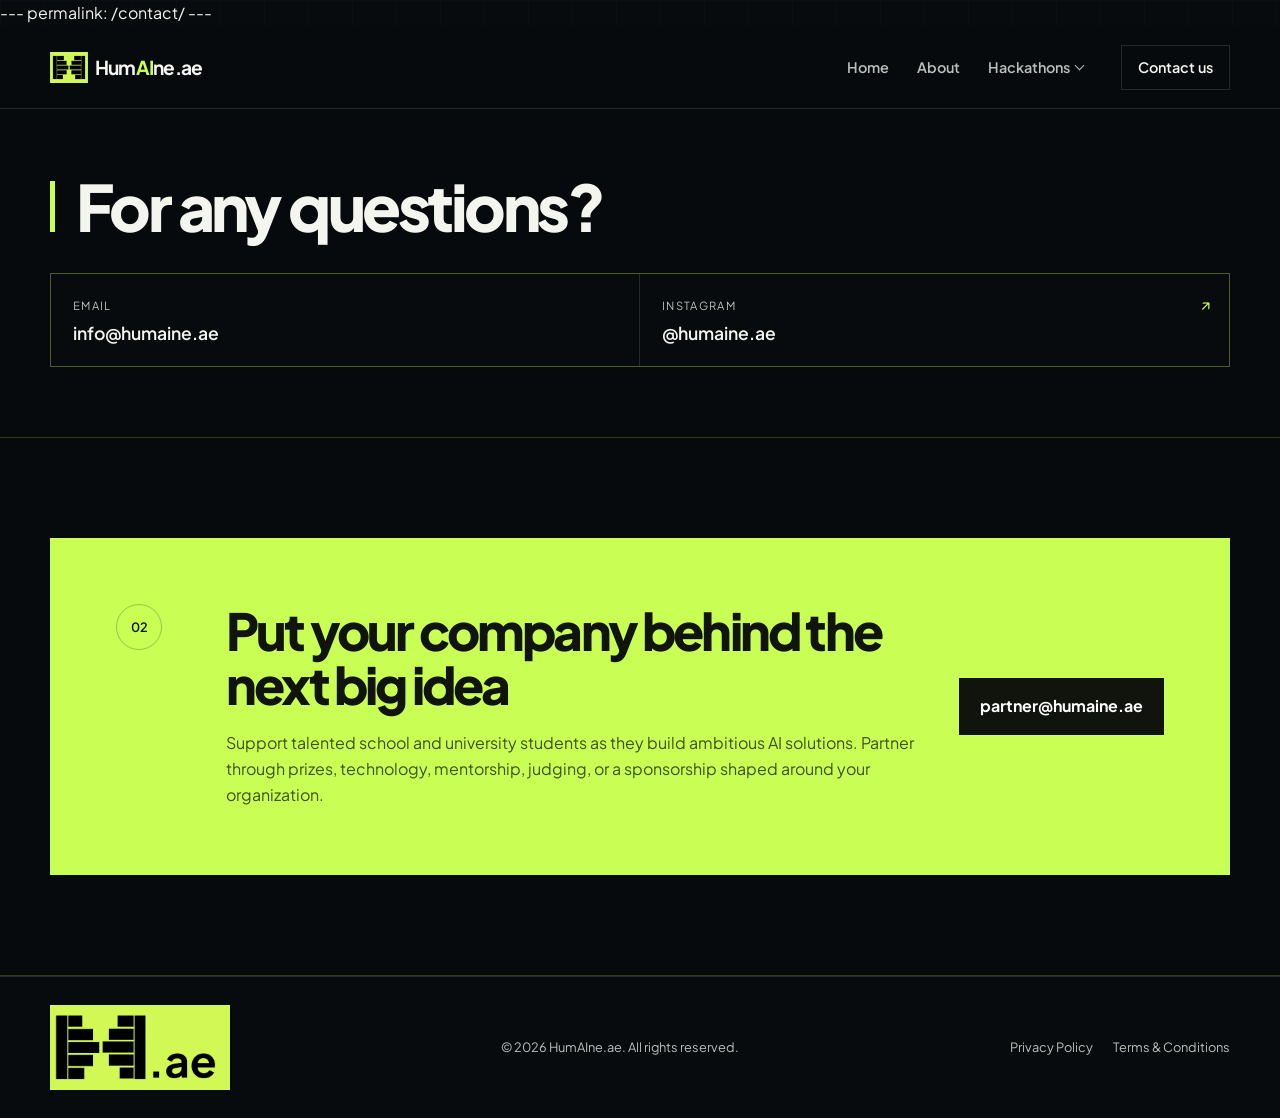
<file: pages/contact.html>
---
permalink: /contact/
---
<!doctype html>
<html lang="en">
<head>
<base id="site-base" href="/">
<script>if (location.protocol === 'file:') document.getElementById('site-base').href = new URL('../', location.href).href;</script>
  <meta charset="utf-8">
  <meta name="viewport" content="width=device-width,initial-scale=1">
  <title>Contact | HumAIne.ae</title>
  <meta name="description" content="Contact HumAIne with questions about participation or discuss sponsoring the UAE AI Hackathon.">
  <link rel="canonical" href="https://humaine.ae/contact/">
<meta property="og:type" content="website"><meta property="og:title" content="Contact HumAIne"><meta property="og:description" content="Questions about participating or partnering? Contact the HumAIne team."><meta property="og:image" content="https://humaine.ae/assets/images/og-preview.png"><meta property="og:url" content="https://humaine.ae/contact/"><meta property="og:site_name" content="HumAIne">
<meta name="twitter:card" content="summary_large_image"><meta name="twitter:title" content="Contact HumAIne"><meta name="twitter:description" content="Contact the team behind the UAE AI Hackathon."><meta name="twitter:image" content="https://humaine.ae/assets/images/og-preview.png">
<link rel="icon" type="image/svg+xml" href="/favicon.svg">
<link rel="stylesheet" href="assets/css/styles.css">
<script src="assets/js/script.js" defer></script>
</head>
<body>
  <header class="site-header">
    <div class="container">
      <a class="brand" href="/" aria-label="HumAIne.ae home"><img class="brand-mark" src="assets/images/logonew.svg" alt="" width="512" height="416"><span class="brand-text">Hum<span>AI</span>ne.ae</span></a>
      <nav class="main-nav" aria-label="Primary">
        <a href="/"><span>Home</span></a><a href="/about/"><span>About</span></a><a href="/hackathon/"><span>Hackathons</span></a><a class="nav-cta" aria-current="page" href="/contact/">Contact us</a>
      </nav>
    </div>
  </header>
  <main>
    <section class="contact-details" aria-labelledby="contact-title">
      <div class="container">
        <div class="contact-heading">
          <h1 id="contact-title">For any questions?</h1>
        </div>
        <div class="contact-methods">
          <a class="contact-method" href="mailto:info@humaine.ae">
            <span class="contact-label">Email</span>
            <strong>info@humaine.ae</strong>
          </a>
          <a class="contact-method" href="https://www.instagram.com/humaine.ae/" target="_blank" rel="noopener noreferrer" aria-label="Visit HumAIne.ae on Instagram (opens in a new tab)">
            <span class="contact-label">Instagram</span>
            <strong>@humaine.ae</strong>
            <span class="contact-arrow" aria-hidden="true">↗</span>
          </a>
        </div>
      </div>
    </section>

    <section class="sponsor-contact" id="partners" aria-labelledby="sponsor-contact-title">
      <div class="container sponsor-contact-card">
        <div class="sponsor-contact-number">02</div>
        <div>
          <h2 id="sponsor-contact-title">Put your company behind the next big idea</h2>
          <p>Support talented school and university students as they build ambitious AI solutions. Partner through prizes, technology, mentorship, judging, or a sponsorship shaped around your organization.</p>
        </div>
        <a class="btn sponsor-email" href="mailto:partner@humaine.ae?subject=Hackathon%20Sponsorship%20Inquiry">partner@humaine.ae</a>
      </div>
    </section>
  </main>
  <footer class="site-footer"><div class="container legal-footer"><span>© 2026 HumAIne.ae. All rights reserved.</span><nav aria-label="Legal"><a href="/privacy/">Privacy Policy</a><a href="/terms/">Terms &amp; Conditions</a></nav></div></footer>
</body>
</html>
</file>
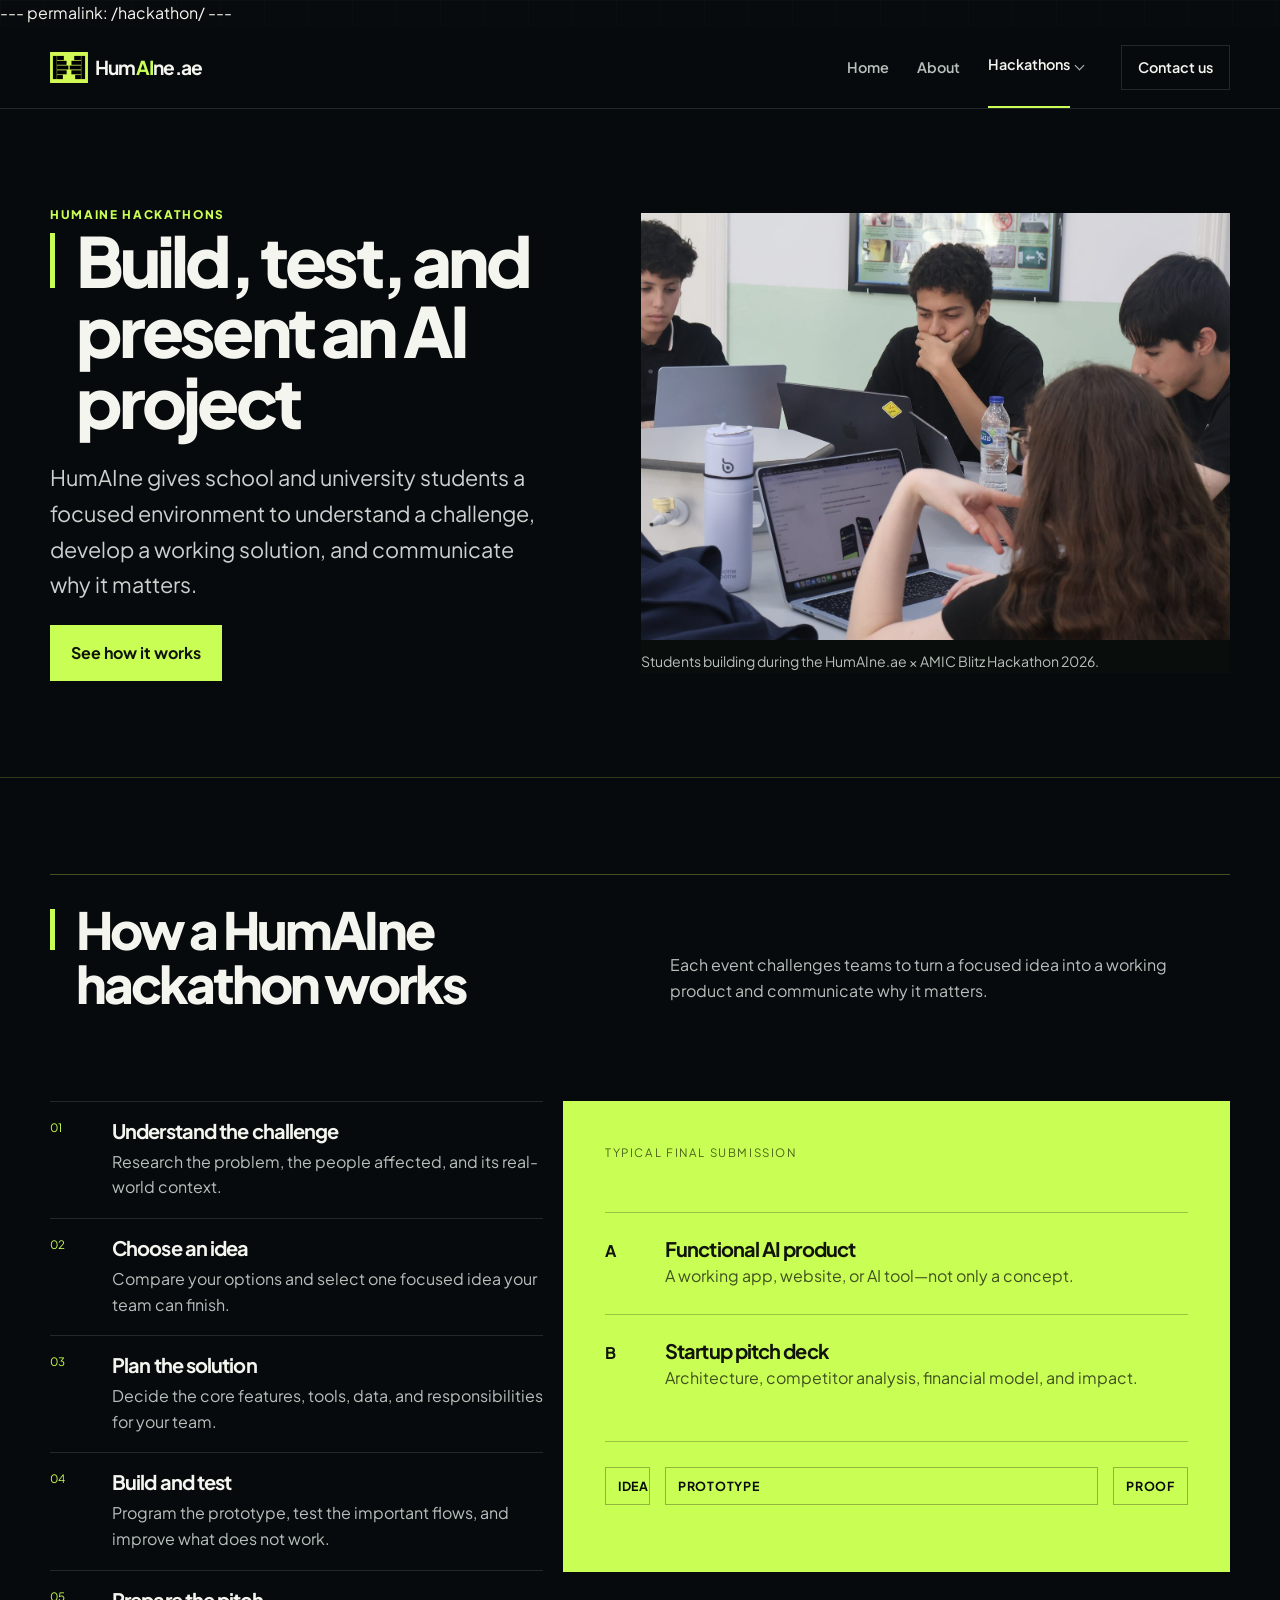
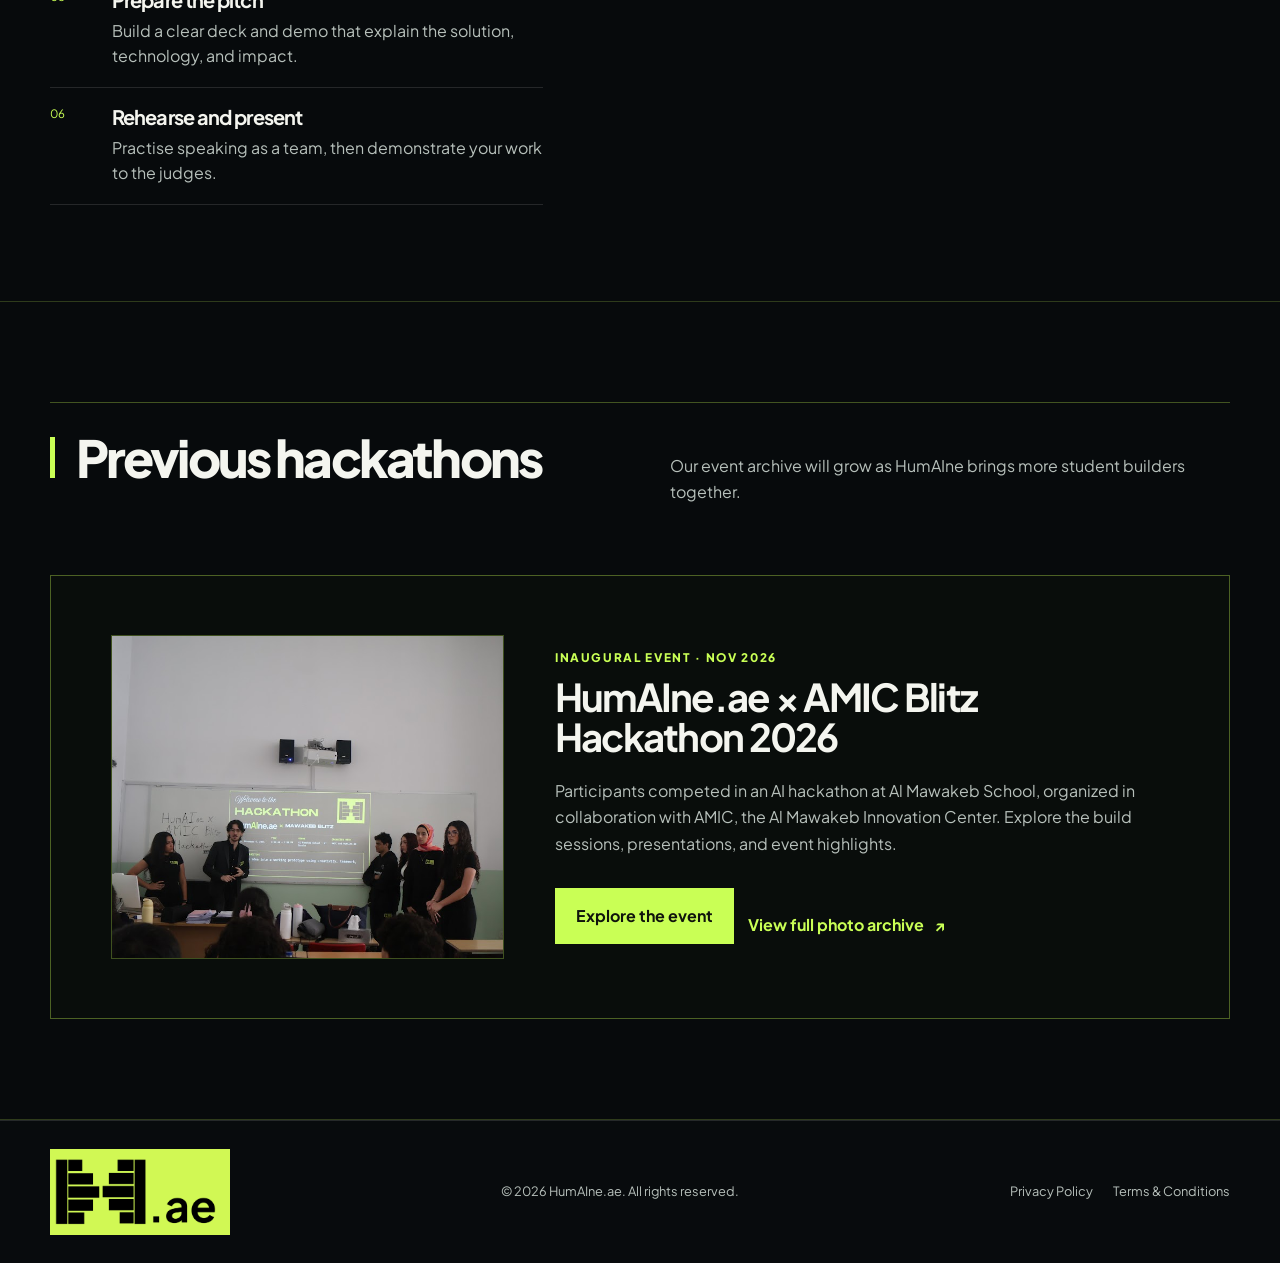
<file: pages/hackathon.html>
---
permalink: /hackathon/
---
<!doctype html>
<html lang="en">
  <head>
<base id="site-base" href="/" />
<script>if (location.protocol === 'file:') document.getElementById('site-base').href = new URL('../', location.href).href;</script>
    <meta charset="utf-8" />
    <meta name="viewport" content="width=device-width,initial-scale=1" />
    <title>HumAIne Hackathons | UAE Student AI Events</title>
    <meta name="description" content="Explore HumAIne student AI hackathons in the UAE, learn how the events work, and revisit the inaugural AMIC Blitz Hackathon." />
    <link rel="canonical" href="https://humaine.ae/hackathon/" />
    <meta property="og:type" content="website" />
    <meta property="og:title" content="HumAIne Hackathons | UAE Student AI Events" />
    <meta property="og:description" content="Explore previous HumAIne events and learn what students build at our UAE AI hackathons." />
<meta property="og:image" content="https://humaine.ae/assets/images/events/blitz-2026/opening-briefing.jpg" />
    <meta property="og:url" content="https://humaine.ae/hackathon/" />
    <meta property="og:site_name" content="HumAIne" />
    <meta name="twitter:card" content="summary_large_image" />
    <meta name="twitter:title" content="HumAIne Hackathons | UAE Student AI Events" />
    <meta name="twitter:description" content="Explore previous HumAIne events and see what comes next." />
<meta name="twitter:image" content="https://humaine.ae/assets/images/events/blitz-2026/opening-briefing.jpg" />
<link rel="icon" type="image/svg+xml" href="/favicon.svg" />
<link rel="stylesheet" href="assets/css/styles.css" />
<script src="assets/js/script.js" defer></script>
  </head>
  <body>
    <header class="site-header">
      <div class="container">
        <a class="brand" href="/" aria-label="HumAIne.ae home"><img class="brand-mark" src="assets/images/logonew.svg" alt="" width="512" height="416"><span class="brand-text">Hum<span>AI</span>ne.ae</span></a>
        <nav class="main-nav" aria-label="Primary">
          <a href="/"><span>Home</span></a><a href="/about/"><span>About</span></a
          ><a aria-current="page" href="/hackathon/"><span>Hackathons</span></a
          ><a class="nav-cta" href="/contact/">Contact us</a>
        </nav>
      </div>
    </header>
    <main>
      <section class="hackathon-hero" id="upcoming">
        <div class="container">
          <div class="hackathon-hero-layout">
            <div class="hackathon-hero-copy">
              <p class="event-year">HumAIne hackathons</p>
              <h1>Build, test, and present an AI project</h1>
              <p class="lede">HumAIne gives school and university students a focused environment to understand a challenge, develop a working solution, and communicate why it matters.</p>
              <a class="btn" href="#roadmap">See how it works</a>
            </div>
            <figure class="hackathon-hero-image"><img src="assets/images/events/blitz-2026/student-project-build.jpg" width="1600" height="1067" alt="Students collaborating on projects during a HumAIne hackathon" fetchpriority="high"><figcaption>Students building during the HumAIne.ae × AMIC Blitz Hackathon 2026.</figcaption></figure>
          </div>
        </div>
      </section>

      <section
        class="build-roadmap"
        id="roadmap"
        aria-labelledby="roadmap-title"
      >
        <div class="container">
          <div class="section-head">
            <div>
              <h2 id="roadmap-title">How a HumAIne hackathon works</h2>
            </div>
            <p>
              Each event challenges teams to turn a focused idea into a working
              product and communicate why it matters.
            </p>
          </div>
          <div class="roadmap-grid">
            <ol class="roadmap-steps">
              <li>
                <span>01</span>
                <div>
                  <h3>Understand the challenge</h3>
                  <p>Research the problem, the people affected, and its real-world context.</p>
                </div>
              </li>
              <li>
                <span>02</span>
                <div>
                  <h3>Choose an idea</h3>
                  <p>Compare your options and select one focused idea your team can finish.</p>
                </div>
              </li>
              <li>
                <span>03</span>
                <div>
                  <h3>Plan the solution</h3>
                  <p>Decide the core features, tools, data, and responsibilities for your team.</p>
                </div>
              </li>
              <li>
                <span>04</span>
                <div>
                  <h3>Build and test</h3>
                  <p>Program the prototype, test the important flows, and improve what does not work.</p>
                </div>
              </li>
              <li>
                <span>05</span>
                <div>
                  <h3>Prepare the pitch</h3>
                  <p>Build a clear deck and demo that explain the solution, technology, and impact.</p>
                </div>
              </li>
              <li>
                <span>06</span>
                <div>
                  <h3>Rehearse and present</h3>
                  <p>Practise speaking as a team, then demonstrate your work to the judges.</p>
                </div>
              </li>
            </ol>
            <div class="roadmap-output">
              <p class="output-label">Typical final submission</p>
              <div>
                <span>A</span>
                <h3>Functional AI product</h3>
                <p>A working app, website, or AI tool—not only a concept.</p>
              </div>
              <div>
                <span>B</span>
                <h3>Startup pitch deck</h3>
                <p>
                  Architecture, competitor analysis, financial model, and
                  impact.
                </p>
              </div>
              <div class="output-path" aria-label="Idea to prototype to proof"><span>Idea</span><span>Prototype</span><span>Proof</span></div>
            </div>
          </div>
        </div>
      </section>

      <section class="hackathon-archive" aria-labelledby="archive-title">
        <div class="container">
          <div class="section-head">
            <div><h2 id="archive-title">Previous hackathons</h2></div>
            <p>Our event archive will grow as HumAIne brings more student builders together.</p>
          </div>
          <article class="archive-event-card archive-event-card--featured">
            <a class="archive-event-image" href="/blitz-hackathon-2026/" aria-label="Explore the HumAIne AMIC Blitz Hackathon 2026"><img src="assets/images/events/blitz-2026/opening-briefing.jpg" width="900" height="600" alt="Opening briefing for the HumAIne AMIC Blitz Hackathon at Al Mawakeb School" loading="lazy"></a>
            <div>
              <p class="event-year">Inaugural event · Nov 2026</p>
              <h3>HumAIne.ae × AMIC Blitz Hackathon 2026</h3>
              <p>Participants competed in an AI hackathon at Al Mawakeb School, organized in collaboration with AMIC, the Al Mawakeb Innovation Center. Explore the build sessions, presentations, and event highlights.</p>
              <div class="event-links"><a class="btn" href="/blitz-hackathon-2026/">Explore the event</a><a class="text-link" href="https://drive.google.com/drive/folders/1688wlYAtqHQ7FicDyGw08mqDVF-d3gRi" target="_blank" rel="noopener noreferrer">View full photo archive <span aria-hidden="true">↗</span></a></div>
            </div>
          </article>
        </div>
      </section>
    </main>
    <footer class="site-footer">
      <div class="container legal-footer">
        <span>© 2026 HumAIne.ae. All rights reserved.</span>
        <nav aria-label="Legal">
          <a href="/privacy/">Privacy Policy</a
          ><a href="/terms/">Terms &amp; Conditions</a>
        </nav>
      </div>
    </footer>
  </body>
</html>
</file>
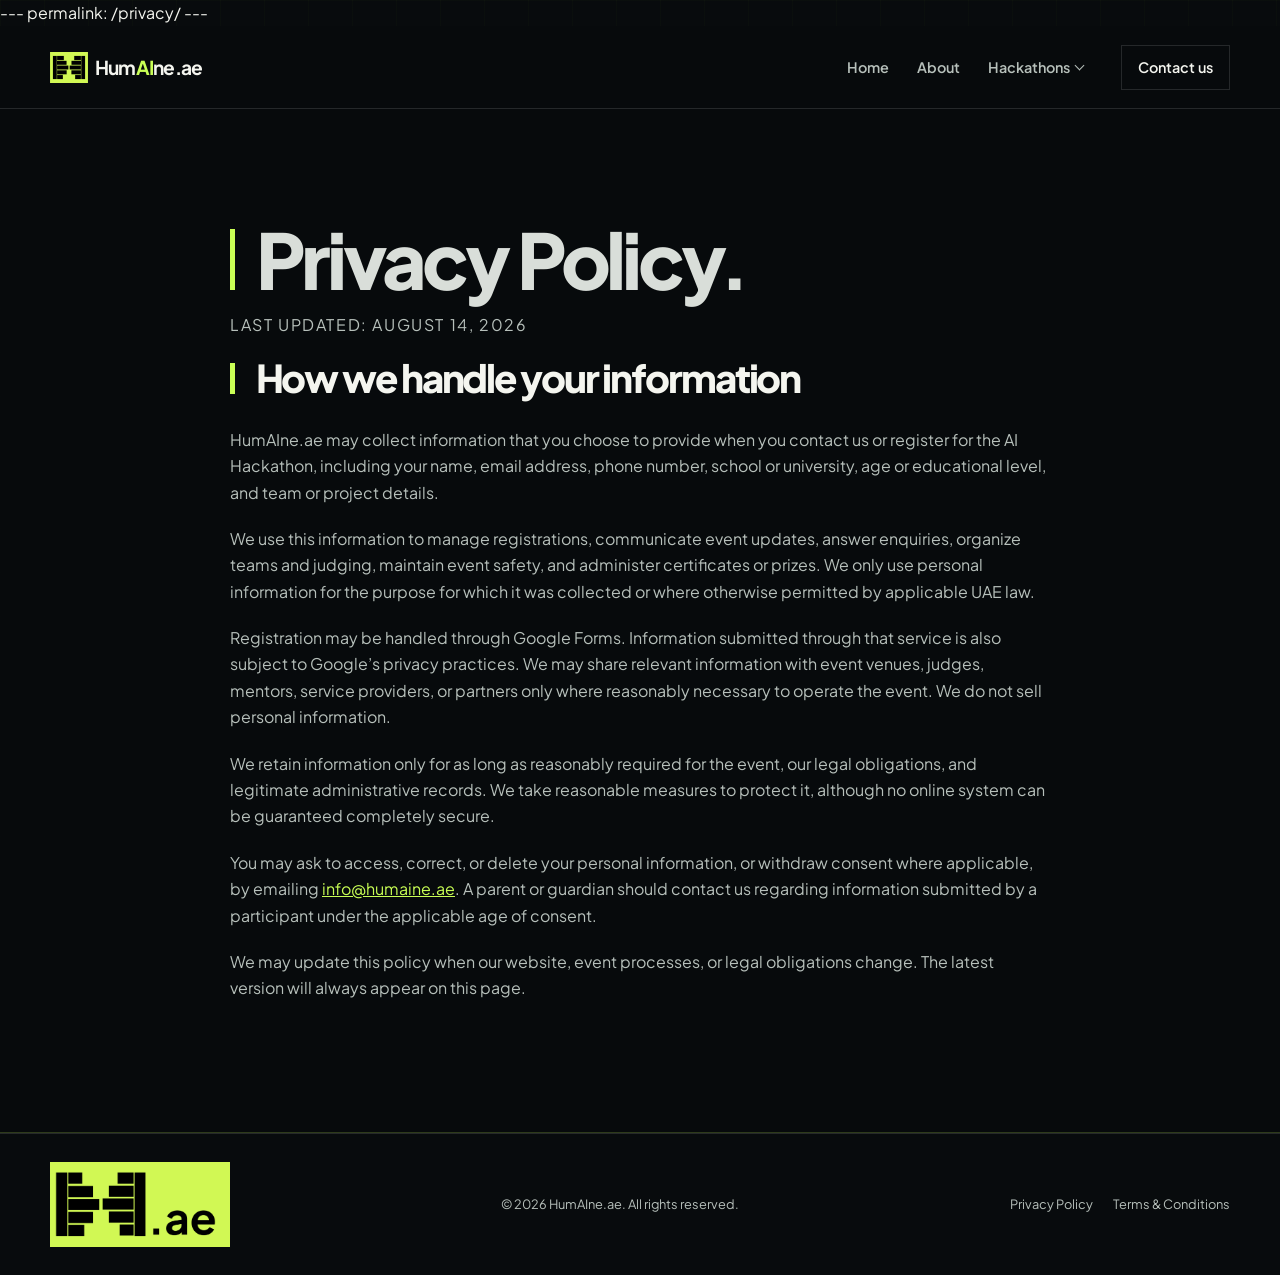
<file: pages/privacy.html>
---
permalink: /privacy/
---
<!doctype html>
<html lang="en">
<head>
<base id="site-base" href="/">
<script>if (location.protocol === 'file:') document.getElementById('site-base').href = new URL('../', location.href).href;</script>
  <meta charset="utf-8">
  <meta name="viewport" content="width=device-width,initial-scale=1">
  <title>Privacy Policy | HumAIne.ae</title>
  <meta name="description" content="Read the HumAIne privacy policy for website visitors and AI hackathon participants.">
  <link rel="canonical" href="https://humaine.ae/privacy/">
  <meta name="robots" content="noindex,follow">
<link rel="icon" type="image/svg+xml" href="/favicon.svg">
<link rel="stylesheet" href="assets/css/styles.css">
<script src="assets/js/script.js" defer></script>
</head>
<body>
  <header class="site-header">
    <div class="container">
      <a class="brand" href="/" aria-label="HumAIne.ae home"><img class="brand-mark" src="assets/images/logonew.svg" alt="" width="512" height="416"><span class="brand-text">Hum<span>AI</span>ne.ae</span></a>
      <nav class="main-nav" aria-label="Primary"><a href="/"><span>Home</span></a><a href="/about/"><span>About</span></a><a href="/hackathon/"><span>Hackathons</span></a><a class="nav-cta" href="/contact/">Contact us</a></nav>
    </div>
  </header>
  <main>
    <section class="legal-page">
      <div class="container legal-copy">
        <h1>Privacy Policy.</h1>
        <p class="legal-date">Last updated: August 14, 2026</p>
        <h2>How we handle your information</h2>
        <p>HumAIne.ae may collect information that you choose to provide when you contact us or register for the AI Hackathon, including your name, email address, phone number, school or university, age or educational level, and team or project details.</p>
        <p>We use this information to manage registrations, communicate event updates, answer enquiries, organize teams and judging, maintain event safety, and administer certificates or prizes. We only use personal information for the purpose for which it was collected or where otherwise permitted by applicable UAE law.</p>
        <p>Registration may be handled through Google Forms. Information submitted through that service is also subject to Google’s privacy practices. We may share relevant information with event venues, judges, mentors, service providers, or partners only where reasonably necessary to operate the event. We do not sell personal information.</p>
        <p>We retain information only for as long as reasonably required for the event, our legal obligations, and legitimate administrative records. We take reasonable measures to protect it, although no online system can be guaranteed completely secure.</p>
        <p>You may ask to access, correct, or delete your personal information, or withdraw consent where applicable, by emailing <a href="mailto:info@humaine.ae">info@humaine.ae</a>. A parent or guardian should contact us regarding information submitted by a participant under the applicable age of consent.</p>
        <p>We may update this policy when our website, event processes, or legal obligations change. The latest version will always appear on this page.</p>
      </div>
    </section>
  </main>
  <footer class="site-footer"><div class="container legal-footer"><span>© 2026 HumAIne.ae. All rights reserved.</span><nav aria-label="Legal"><a aria-current="page" href="/privacy/">Privacy Policy</a><a href="/terms/">Terms &amp; Conditions</a></nav></div></footer>
</body>
</html>
</file>
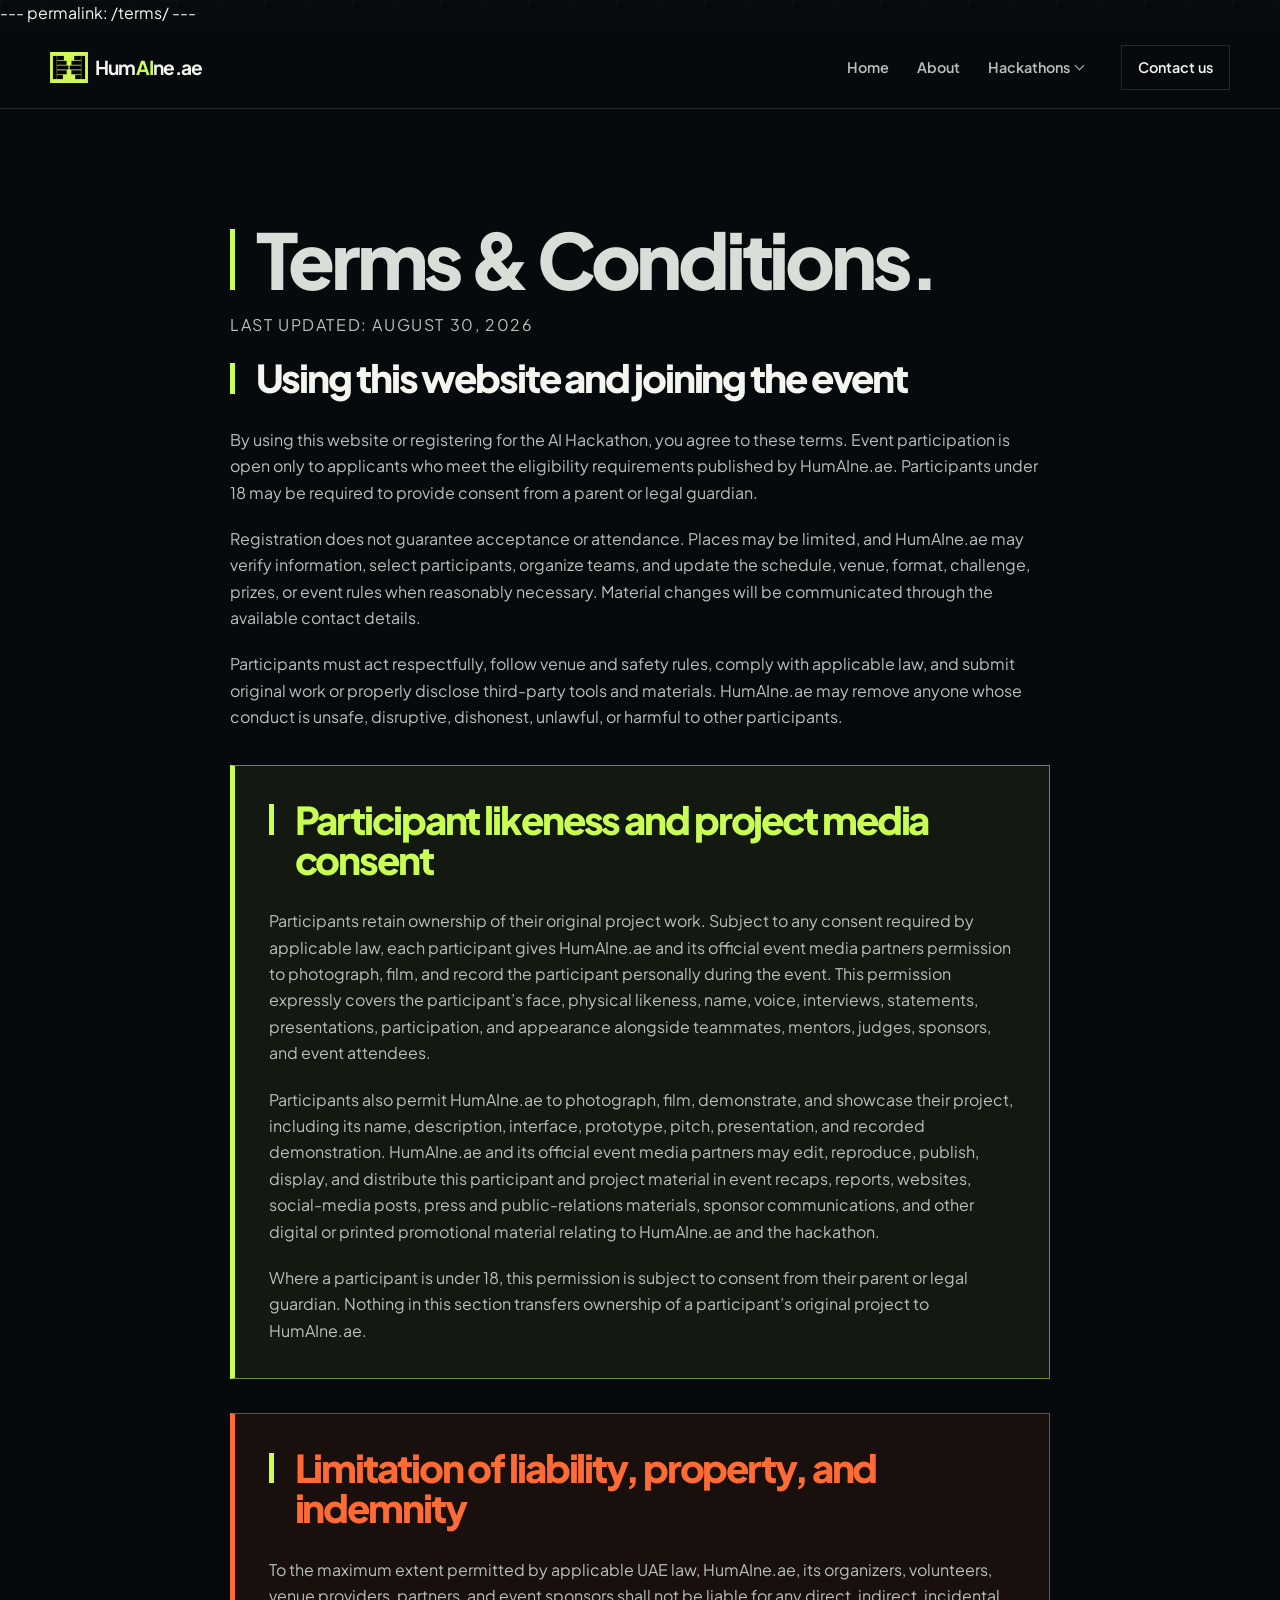
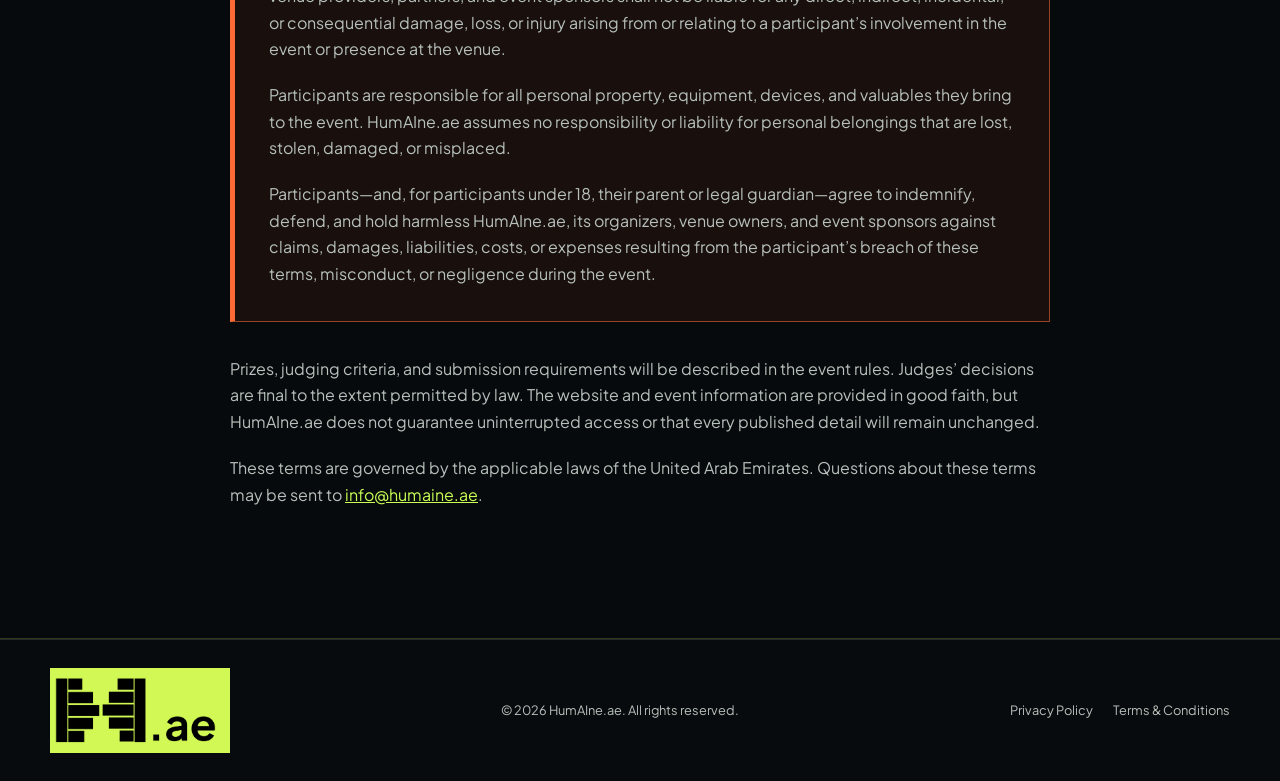
<file: pages/terms.html>
---
permalink: /terms/
---
<!doctype html>
<html lang="en">
<head>
<base id="site-base" href="/">
<script>if (location.protocol === 'file:') document.getElementById('site-base').href = new URL('../', location.href).href;</script>
  <meta charset="utf-8">
  <meta name="viewport" content="width=device-width,initial-scale=1">
  <title>Terms &amp; Conditions | HumAIne.ae</title>
  <meta name="description" content="Read the terms and conditions for using the HumAIne website and participating in the AI hackathon.">
  <link rel="canonical" href="https://humaine.ae/terms/">
  <meta name="robots" content="noindex,follow">
<link rel="icon" type="image/svg+xml" href="/favicon.svg">
<link rel="stylesheet" href="assets/css/styles.css">
<script src="assets/js/script.js" defer></script>
</head>
<body>
  <header class="site-header">
    <div class="container">
      <a class="brand" href="/" aria-label="HumAIne.ae home"><img class="brand-mark" src="assets/images/logonew.svg" alt="" width="512" height="416"><span class="brand-text">Hum<span>AI</span>ne.ae</span></a>
      <nav class="main-nav" aria-label="Primary"><a href="/"><span>Home</span></a><a href="/about/"><span>About</span></a><a href="/hackathon/"><span>Hackathons</span></a><a class="nav-cta" href="/contact/">Contact us</a></nav>
    </div>
  </header>
  <main>
    <section class="legal-page">
      <div class="container legal-copy">
        <h1>Terms &amp; Conditions.</h1>
        <p class="legal-date">Last updated: August 30, 2026</p>
        <h2>Using this website and joining the event</h2>
        <p>By using this website or registering for the AI Hackathon, you agree to these terms. Event participation is open only to applicants who meet the eligibility requirements published by HumAIne.ae. Participants under 18 may be required to provide consent from a parent or legal guardian.</p>
        <p>Registration does not guarantee acceptance or attendance. Places may be limited, and HumAIne.ae may verify information, select participants, organize teams, and update the schedule, venue, format, challenge, prizes, or event rules when reasonably necessary. Material changes will be communicated through the available contact details.</p>
        <p>Participants must act respectfully, follow venue and safety rules, comply with applicable law, and submit original work or properly disclose third-party tools and materials. HumAIne.ae may remove anyone whose conduct is unsafe, disruptive, dishonest, unlawful, or harmful to other participants.</p>
        <section class="legal-highlight" aria-labelledby="media-recordings-title">
          <h2 id="media-recordings-title">Participant likeness and project media consent</h2>
          <p>Participants retain ownership of their original project work. Subject to any consent required by applicable law, each participant gives HumAIne.ae and its official event media partners permission to photograph, film, and record the participant personally during the event. This permission expressly covers the participant’s face, physical likeness, name, voice, interviews, statements, presentations, participation, and appearance alongside teammates, mentors, judges, sponsors, and event attendees.</p>
          <p>Participants also permit HumAIne.ae to photograph, film, demonstrate, and showcase their project, including its name, description, interface, prototype, pitch, presentation, and recorded demonstration. HumAIne.ae and its official event media partners may edit, reproduce, publish, display, and distribute this participant and project material in event recaps, reports, websites, social-media posts, press and public-relations materials, sponsor communications, and other digital or printed promotional material relating to HumAIne.ae and the hackathon.</p>
          <p>Where a participant is under 18, this permission is subject to consent from their parent or legal guardian. Nothing in this section transfers ownership of a participant’s original project to HumAIne.ae.</p>
        </section>
        <section class="legal-highlight legal-highlight--liability" aria-labelledby="liability-title">
          <h2 id="liability-title">Limitation of liability, property, and indemnity</h2>
          <p>To the maximum extent permitted by applicable UAE law, HumAIne.ae, its organizers, volunteers, venue providers, partners, and event sponsors shall not be liable for any direct, indirect, incidental, or consequential damage, loss, or injury arising from or relating to a participant’s involvement in the event or presence at the venue.</p>
          <p>Participants are responsible for all personal property, equipment, devices, and valuables they bring to the event. HumAIne.ae assumes no responsibility or liability for personal belongings that are lost, stolen, damaged, or misplaced.</p>
          <p>Participants—and, for participants under 18, their parent or legal guardian—agree to indemnify, defend, and hold harmless HumAIne.ae, its organizers, venue owners, and event sponsors against claims, damages, liabilities, costs, or expenses resulting from the participant’s breach of these terms, misconduct, or negligence during the event.</p>
        </section>
        <p>Prizes, judging criteria, and submission requirements will be described in the event rules. Judges’ decisions are final to the extent permitted by law. The website and event information are provided in good faith, but HumAIne.ae does not guarantee uninterrupted access or that every published detail will remain unchanged.</p>
        <p>These terms are governed by the applicable laws of the United Arab Emirates. Questions about these terms may be sent to <a href="mailto:info@humaine.ae">info@humaine.ae</a>.</p>
      </div>
    </section>
  </main>
  <footer class="site-footer"><div class="container legal-footer"><span>© 2026 HumAIne.ae. All rights reserved.</span><nav aria-label="Legal"><a href="/privacy/">Privacy Policy</a><a aria-current="page" href="/terms/">Terms &amp; Conditions</a></nav></div></footer>
</body>
</html>
</file>
<file: assets/css/styles.css>
@font-face {
  font-family: "Plus Jakarta Sans";
src: url("../fonts/PlusJakartaSans-VariableFont_wght.ttf") format("truetype");
  font-style: normal;
  font-weight: 200 800;
  font-display: swap;
}
@font-face {
  font-family: "Plus Jakarta Sans";
src: url("../fonts/PlusJakartaSans-Italic-VariableFont_wght.ttf") format("truetype");
  font-style: italic;
  font-weight: 200 800;
  font-display: swap;
}
:root {
  --ink: #f4f5ef;
  --night: #080b0d;
  --panel: #111619;
  --soft: #9ca7a3;
  --line: rgba(255, 255, 255, 0.12);
  --lime: #c9ff55;
  --orange: #ff6b35;
  --max: 1180px;
}
* {
  box-sizing: border-box;
}
html {
  scroll-behavior: smooth;
  scrollbar-width: none;
  -ms-overflow-style: none;
}
html::-webkit-scrollbar,
body::-webkit-scrollbar {
  display: none;
  width: 0;
  height: 0;
}
body {
  margin: 0;
  background: var(--night);
  color: var(--ink);
  font-family: "DM Sans", sans-serif;
  line-height: 1.65;
}
body:before {
  content: "";
  position: fixed;
  inset: 0;
  pointer-events: none;
  opacity: 0.22;
  background-image:
    linear-gradient(rgba(255, 255, 255, 0.025) 1px, transparent 1px),
    linear-gradient(90deg, rgba(255, 255, 255, 0.025) 1px, transparent 1px);
  background-size: 44px 44px;
}
a {
  color: inherit;
}
.container {
  width: min(var(--max), calc(100% - 40px));
  margin: auto;
}
.site-header {
  position: sticky;
  top: 0;
  z-index: 100;
  border-bottom: 1px solid var(--line);
  background: rgba(8, 11, 13, 0.94);
  backdrop-filter: blur(18px);
}
.site-header .container {
  height: 82px;
  display: flex;
  align-items: center;
  justify-content: space-between;
  gap: 24px;
}
.brand {
  display: inline-flex;
  align-items: center;
  gap: 7px;
  font-size: 1.2rem;
  font-weight: 700;
  letter-spacing: -0.04em;
  text-decoration: none;
}
.brand img {
  display: block;
  flex: 0 0 auto;
}
.brand-mark {
  width: 38px;
  height: 34px;
  object-fit: contain;
}
.brand-text {
  color: var(--ink);
  white-space: nowrap;
}
.brand-text span {
  color: var(--lime);
}
.main-nav {
  display: flex;
  align-items: center;
  gap: 28px;
}
.main-nav a {
  display: inline-flex;
  align-items: center;
  justify-content: center;
  text-decoration: none;
  color: var(--soft);
  font-size: 0.9rem;
  font-weight: 600;
}
.main-nav a:hover,
.main-nav a[aria-current="page"] {
  color: var(--ink);
}
.menu-toggle {
  display: none;
  width: 46px;
  height: 46px;
  padding: 11px;
  background: transparent;
  border: 1px solid var(--line);
  cursor: pointer;
}
.menu-toggle span {
  display: block;
  width: 100%;
  height: 2px;
  margin: 4px 0;
  background: var(--ink);
  transition:
    transform 0.2s ease,
    opacity 0.2s ease;
}
.nav-cta {
  border: 1px solid var(--line);
  padding: 10px 16px;
  color: var(--ink) !important;
}
h1,
h2,
h3 {
  font-family: "Space Grotesk";
  line-height: 1.05;
  letter-spacing: -0.045em;
  margin-top: 0;
}
h1 {
  font-size: clamp(3rem, 7vw, 6.7rem);
  max-width: 1000px;
  margin-bottom: 28px;
}
h2 {
  font-size: clamp(2.2rem, 4vw, 4rem);
}
h3 {
  font-size: 1.25rem;
}
p {
  color: var(--soft);
}
.lede {
  font-size: clamp(1.05rem, 2vw, 1.35rem);
  max-width: 700px;
  color: #cbd1ce;
}
.hero {
  padding: 92px 0 72px;
  overflow: hidden;
}
.hero-grid {
  display: grid;
  grid-template-columns: 1.5fr 0.5fr;
  gap: 50px;
  align-items: end;
}
.hero h1 em {
  font-style: normal;
  color: var(--lime);
}
.button-row {
  display: flex;
  flex-wrap: wrap;
  gap: 12px;
  margin-top: 34px;
}
.btn {
  display: inline-flex;
  align-items: center;
  justify-content: center;
  gap: 12px;
  padding: 14px 20px;
  background: var(--lime);
  color: #10140c;
  text-decoration: none;
  font-weight: 700;
  border: 1px solid var(--lime);
}
.btn:hover {
  background: #dcff91;
}
.btn.secondary {
  background: transparent;
  color: var(--ink);
  border-color: var(--line);
}
.hero-note {
  border-left: 1px solid var(--line);
  padding-left: 26px;
}
.hero-note .big {
  font: 600 2.5rem "Space Grotesk";
  color: var(--ink);
  display: block;
}
.hero-note small {
  color: var(--soft);
  text-transform: uppercase;
  letter-spacing: 0.12em;
}
.stats {
  border-top: 1px solid var(--line);
  border-bottom: 1px solid var(--line);
}
.stats-grid {
  display: grid;
  grid-template-columns: repeat(4, 1fr);
}
.stat {
  padding: 28px 22px;
  border-right: 1px solid var(--line);
}
.stat:first-child {
  padding-left: 0;
}
.stat:last-child {
  border: 0;
}
.stat strong {
  display: block;
  font: 600 2rem "Space Grotesk";
  color: var(--lime);
}
.stat span {
  font-size: 0.8rem;
  color: var(--soft);
  text-transform: uppercase;
  letter-spacing: 0.1em;
}
.section {
  padding: 100px 0;
}
.section-head {
  display: grid;
  grid-template-columns: 1fr 1fr;
  gap: 60px;
  align-items: end;
  margin-bottom: 48px;
}
.section-head p {
  margin: 0;
  max-width: 580px;
}
.card-grid {
  display: grid;
  grid-template-columns: repeat(3, 1fr);
  gap: 16px;
}
.card {
  background: var(--panel);
  border: 1px solid var(--line);
  padding: 28px;
  min-height: 230px;
}
.card .number {
  color: var(--lime);
  font: 600 0.8rem "Space Grotesk";
  letter-spacing: 0.14em;
}
.card h3 {
  margin: 44px 0 12px;
}
.card p {
  margin: 0;
  font-size: 0.94rem;
}
.light-section {
  background: #eef1e9;
  color: #101411;
  position: relative;
}
.light-section p {
  color: #58605b;
}
.light-section .eyebrow {
  color: #4d7011;
}
.light-section .eyebrow:before {
  background: #4d7011;
}
.light-section .card {
  background: white;
  border-color: #d5dad1;
}
.light-section .card .number {
  color: #638d17;
}
.timeline {
  display: grid;
  grid-template-columns: repeat(3, 1fr);
  border-top: 1px solid var(--line);
}
.timeline article {
  padding: 28px;
  border-right: 1px solid var(--line);
}
.timeline article:first-child {
  padding-left: 0;
}
.timeline article:last-child {
  border: 0;
}
.timeline time {
  color: var(--orange);
  font-weight: 700;
  text-transform: uppercase;
  font-size: 0.78rem;
  letter-spacing: 0.12em;
}
.partner-band {
  padding: 44px 0;
  border-block: 1px solid var(--line);
}
.partner-row {
  display: flex;
  align-items: center;
  justify-content: space-between;
  gap: 30px;
}
.partner-name {
  font: 600 clamp(1.5rem, 3vw, 2.5rem) "Space Grotesk";
}
.partner-name span {
  color: var(--soft);
  font-size: 0.8rem;
  display: block;
  letter-spacing: 0.1em;
  text-transform: uppercase;
  margin-bottom: 4px;
}
.page-hero {
  padding: 80px 0 56px;
  border-bottom: 1px solid var(--line);
}
.page-hero h1 {
  font-size: clamp(3rem, 6vw, 5.5rem);
  margin-bottom: 20px;
}
.page-hero .lede {
  margin-bottom: 0;
}
.split {
  display: grid;
  grid-template-columns: 0.8fr 1.2fr;
  gap: 80px;
}
.split h2 {
  position: sticky;
  top: 30px;
}
.prose p {
  font-size: 1.12rem;
}
.feature-list {
  list-style: none;
  padding: 0;
  margin: 36px 0;
}
.feature-list li {
  padding: 20px 0;
  border-top: 1px solid var(--line);
  display: grid;
  grid-template-columns: 38px 1fr;
  gap: 14px;
  color: #cbd1ce;
}
.feature-list li:before {
  content: "↗";
  color: var(--lime);
}
.contact-grid {
  display: grid;
  grid-template-columns: 1fr 1fr;
  gap: 20px;
}
.contact-card {
  border: 1px solid var(--line);
  padding: 32px;
  background: var(--panel);
}
.contact-card a {
  font: 600 clamp(1.25rem, 2vw, 1.8rem) "Space Grotesk";
  text-decoration: none;
}
.contact-card p {
  margin-bottom: 4px;
}
.section-nav {
  display: flex;
  flex-wrap: wrap;
  gap: 10px;
  margin-top: 32px;
}
.section-nav a {
  border: 1px solid var(--line);
  padding: 10px 14px;
  text-decoration: none;
  color: var(--soft);
  font-size: 0.85rem;
  font-weight: 700;
}
.section-nav a:hover {
  border-color: var(--lime);
  color: var(--lime);
}
.media-placeholder {
  min-height: 360px;
  border: 1px dashed rgba(255, 255, 255, 0.25);
  display: grid;
  place-items: center;
  text-align: center;
  padding: 40px;
  background: var(--panel);
}
.media-placeholder strong {
  display: block;
  font: 600 1.4rem "Space Grotesk";
  color: var(--ink);
  margin-bottom: 8px;
}
.registration-box {
  border: 1px solid var(--line);
  background: var(--panel);
  padding: 40px;
}
.registration-box h3 {
  font-size: 1.8rem;
}
.registration-box p {
  max-width: 650px;
}
.callout {
  background: var(--lime);
  color: #10140c;
  padding: 54px;
  display: grid;
  grid-template-columns: 1.2fr 0.8fr;
  gap: 30px;
  align-items: center;
}
.callout h2 {
  margin: 0;
}
.callout p {
  color: #35401f;
}
.callout .btn {
  background: #10140c;
  color: white;
  border-color: #10140c;
  justify-self: end;
}
.site-footer {
  padding: 28px 0;
  border-top: 1px solid var(--line);
}
.legal-footer {
  display: flex;
  align-items: center;
  justify-content: space-between;
  gap: 24px;
  color: var(--soft);
  font-size: 0.8rem;
}

/* Accessible pointer and touch targets */
.main-nav a,
.btn,
.text-link,
.legal-footer a,
.faq-list summary {
  min-height: 44px;
}
.text-link,
.legal-footer a {
  display: inline-flex;
  align-items: center;
}
.footer-brand {
  display: block;
  flex: 0 0 auto;
  width: 180px;
  aspect-ratio: 2048 / 970;
}
.footer-brand img {
  display: block;
  width: 100%;
  height: 100%;
  object-fit: contain;
}
.legal-footer nav {
  display: flex;
  gap: 20px;
}
.legal-footer a {
  color: var(--soft);
  text-decoration: none;
}
.legal-footer a:hover {
  color: var(--ink);
}
.home-intro {
  padding: clamp(72px, 10vw, 130px) 0 100px;
}
.intro-layout {
  display: grid;
  grid-template-columns: 1.25fr 0.75fr;
  gap: 80px;
  align-items: center;
}
.home-intro h1,
.home-intro h2 {
  margin-bottom: 0;
}
.intro-copy {
  padding-bottom: 0;
}
.intro-copy .lede {
  color: var(--ink);
}
.text-link {
  display: inline-flex;
  gap: 10px;
  margin-top: 18px;
  color: var(--lime);
  font-weight: 700;
  text-decoration: none;
}
.text-link:hover span {
  transform: translate(3px, -3px);
}
.text-link span {
  transition: transform 0.18s ease;
}
.home-sponsors {
  padding: 100px 0;
  background: #eef1e9;
  color: #101411;
}
.home-sponsors p {
  color: #58605b;
}
.home-sponsors .eyebrow {
  color: #4d7011;
}
.home-sponsors .eyebrow:before {
  background: #4d7011;
}
.sponsor-gallery {
  display: grid;
  grid-template-columns: repeat(2, minmax(0, 1fr));
  gap: 28px;
}
.sponsor-item {
  margin: 0;
}
.sponsor-image {
  aspect-ratio: 16/9;
  background: #fff;
  border: 1px solid #d5dad1;
  display: grid;
  place-items: center;
  overflow: hidden;
}
.sponsor-image span {
  font: 600 clamp(1.5rem, 3vw, 2.5rem) "Space Grotesk";
  color: #18201a;
}
.sponsor-image--open {
  background: transparent;
  border-style: dashed;
}
.sponsor-image--open span {
  color: #7b837d;
  font-size: 1rem;
  text-transform: uppercase;
  letter-spacing: 0.14em;
}
.sponsor-item figcaption {
  margin-top: 15px;
  font: 600 1rem "Space Grotesk";
  color: #101411;
}
.sponsor-image img {
  display: block;
  width: 100%;
  height: 100%;
  object-fit: fill;
}
.sponsor-pending-link {
  display: flex;
  align-items: center;
  justify-content: space-between;
  gap: 28px;
  min-height: 150px;
  padding: clamp(26px, 5vw, 48px);
  border: 1px solid var(--line);
  color: var(--ink);
  text-decoration: none;
  transition:
    border-color 0.2s ease,
    background-color 0.2s ease;
}
.sponsor-pending-link small,
.sponsor-pending-link strong {
  display: block;
}
.sponsor-pending-link small {
  margin-bottom: 8px;
  color: var(--soft);
  font-size: 0.78rem;
  font-weight: 700;
  letter-spacing: 0.08em;
  text-transform: uppercase;
}
.sponsor-pending-link strong {
  font-size: clamp(1.6rem, 4vw, 3rem);
  line-height: 1.1;
}
.sponsor-pending-link > span:last-child {
  color: var(--lime);
  font-size: 2rem;
  transition: transform 0.2s ease;
}
.sponsor-pending-link:hover {
  border-color: var(--lime);
  background: rgba(201, 255, 85, 0.05);
}
.sponsor-pending-link:hover > span:last-child {
  transform: translate(4px, -4px);
}
.sponsor-contact {
  scroll-margin-top: 82px;
}
.home-registration {
  padding: 100px 0;
}
.registration-callout {
  display: grid;
  grid-template-columns: 1fr auto;
  gap: 50px;
  align-items: center;
  background: var(--panel);
  border: 1px solid var(--line);
  padding: clamp(32px, 6vw, 64px);
}
.registration-callout h2 {
  margin-bottom: 14px;
}
.registration-callout p:not(.eyebrow) {
  margin: 0;
  max-width: 650px;
}
.registration-callout .btn {
  white-space: nowrap;
}
.countdown-hero {
  position: relative;
  min-height: 680px;
  padding: 110px 0 90px;
  overflow: hidden;
  border-bottom: 1px solid var(--line);
}
.countdown-layout {
  position: relative;
  z-index: 2;
  display: grid;
  grid-template-columns: 1.25fr 0.75fr;
  gap: 80px;
  align-items: center;
}
.countdown-copy h1 {
  font-size: clamp(3.5rem, 7vw, 7rem);
  max-width: 850px;
}
.countdown-copy .lede {
  margin-bottom: 32px;
}
.countdown-panel {
  border: 1px solid var(--line);
  background: var(--night);
  padding: 28px;
}
.countdown-panel > p {
  margin: 0 0 18px;
  text-transform: uppercase;
  letter-spacing: 0.14em;
  font-size: 0.72rem;
}
.countdown-units {
  display: grid;
  grid-template-columns: 1fr 1fr;
  border-top: 1px solid var(--line);
  border-left: 1px solid var(--line);
}
.countdown-units div {
  padding: 18px;
  border-right: 1px solid var(--line);
  border-bottom: 1px solid var(--line);
}
.countdown-units strong,
.countdown-units span {
  display: block;
}
.countdown-units strong {
  font: 600 clamp(2rem, 4vw, 3.3rem) "Space Grotesk";
  color: var(--lime);
}
.countdown-units span {
  color: var(--soft);
  font-size: 0.68rem;
  text-transform: uppercase;
  letter-spacing: 0.12em;
}
.countdown-panel small {
  display: block;
  color: var(--soft);
  margin-top: 18px;
}
.ai-grid {
  position: absolute;
  inset: 0;
  opacity: 0.65;
  background-image:
    linear-gradient(rgba(201, 255, 85, 0.06) 1px, transparent 1px),
    linear-gradient(90deg, rgba(201, 255, 85, 0.06) 1px, transparent 1px);
  background-size: 64px 64px;
  mask-image: linear-gradient(90deg, #000, transparent);
}
.ai-grid span {
  position: absolute;
  width: 9px;
  height: 9px;
  background: var(--lime);
  border: 2px solid var(--night);
  animation: node-pulse 3s ease-in-out infinite;
}
.ai-grid span:nth-child(1) {
  left: 8%;
  top: 23%;
}
.ai-grid span:nth-child(2) {
  left: 28%;
  top: 68%;
  animation-delay: 0.5s;
}
.ai-grid span:nth-child(3) {
  left: 48%;
  top: 18%;
  animation-delay: 1.2s;
}
.ai-grid span:nth-child(4) {
  left: 67%;
  top: 78%;
  animation-delay: 1.8s;
}
.ai-grid span:nth-child(5) {
  left: 87%;
  top: 34%;
  animation-delay: 2.3s;
}
@keyframes node-pulse {
  0%,
  100% {
    transform: scale(1);
    opacity: 0.3;
  }
  50% {
    transform: scale(1.8);
    opacity: 1;
  }
}
.why-join {
  padding: 100px 0;
  border-block: 1px solid var(--line);
}
.value-layout {
  display: grid;
  grid-template-columns: 1.15fr 0.85fr;
  gap: 18px;
}
.value-feature {
  background: var(--lime);
  color: #10140c;
  padding: 48px;
  min-height: 490px;
  display: flex;
  flex-direction: column;
  align-items: flex-start;
}
.value-feature svg {
  width: 58px;
  height: 58px;
  margin-bottom: auto;
}
.value-feature span {
  font-size: 0.75rem;
  font-weight: 700;
  letter-spacing: 0.14em;
}
.value-feature h3 {
  font-size: clamp(2rem, 4vw, 3.6rem);
  margin: 24px 0 14px;
  max-width: 480px;
}
.value-feature p {
  color: #3d481f;
  max-width: 500px;
}
.value-stack {
  display: grid;
  grid-template-rows: repeat(3, 1fr);
  border: 1px solid var(--line);
}
.value-stack article {
  display: grid;
  grid-template-columns: 42px 1fr;
  gap: 10px 18px;
  padding: 25px;
  border-bottom: 1px solid var(--line);
}
.value-stack article:last-child {
  border: 0;
}
.value-stack svg {
  grid-row: 1/3;
  width: 30px;
  height: 30px;
}
.value-stack h3 {
  margin: 0;
}
.value-stack p {
  margin: 0;
  font-size: 0.9rem;
}
.value-layout svg {
  fill: none;
  stroke: currentColor;
  stroke-width: 1.5;
  stroke-linecap: square;
  stroke-linejoin: miter;
}
.faq-section {
  padding: 100px 0;
  background: #eef1e9;
  color: #101411;
}
.faq-section p {
  color: #58605b;
}
.faq-section .eyebrow {
  color: #4d7011;
}
.faq-section .eyebrow:before {
  background: #4d7011;
}
.faq-layout {
  display: grid;
  grid-template-columns: 0.65fr 1.35fr;
  gap: 90px;
}
.faq-list {
  border-top: 1px solid #cbd1c7;
}
.faq-list details {
  border-bottom: 1px solid #cbd1c7;
}
.faq-list summary {
  list-style: none;
  cursor: pointer;
  display: flex;
  justify-content: space-between;
  gap: 30px;
  padding: 24px 22px;
  font: 600 1.1rem "Space Grotesk";
}
.faq-list summary::-webkit-details-marker {
  display: none;
}
.faq-list summary span {
  flex: 0 0 auto;
  font-size: 1.5rem;
  font-weight: 400;
  transition: transform 0.2s;
}
.faq-list details[open] summary span {
  transform: rotate(45deg);
}
.faq-list details p {
  padding: 0 22px 22px;
  margin: 0;
}
.faq-list details strong {
  color: #101411;
}
.build-roadmap {
  padding: 100px 0;
}
.roadmap-grid {
  display: grid;
  grid-template-columns: 0.85fr 1.15fr;
  gap: 20px;
}
.roadmap-steps {
  list-style: none;
  padding: 0;
  margin: 0;
  border-top: 1px solid var(--line);
}
.roadmap-steps li {
  display: grid;
  grid-template-columns: 48px 1fr;
  gap: 14px;
  padding: 18px 0;
  border-bottom: 1px solid var(--line);
}
.roadmap-steps li > span {
  color: var(--lime);
  font: 0.72rem "Space Grotesk";
}
.roadmap-steps h3,
.roadmap-steps p {
  margin: 0;
}
.roadmap-steps p {
  font-size: 0.86rem;
}
.roadmap-output {
  background: var(--lime);
  color: #10140c;
  padding: 42px;
  display: grid;
  align-content: start;
}
.roadmap-output .output-label {
  color: #4d6419;
  text-transform: uppercase;
  letter-spacing: 0.14em;
  font-size: 0.72rem;
  margin: 0 0 50px;
}
.roadmap-output > div {
  border-top: 1px solid rgba(16, 20, 12, 0.25);
  padding: 25px 0;
  display: grid;
  grid-template-columns: 45px 1fr;
  gap: 4px 15px;
}
.roadmap-output > div span {
  grid-row: 1/3;
  font-weight: 700;
}
.roadmap-output h3,
.roadmap-output p {
  margin: 0;
}
.roadmap-output p {
  color: #40501f;
}
.roadmap-output code {
  margin-top: 35px;
  border: 1px solid rgba(16, 20, 12, 0.3);
  padding: 14px;
  font-size: 0.9rem;
}
.people-section {
  padding: 100px 0;
}
.people-grid {
  display: grid;
  grid-template-columns: repeat(4, 1fr);
  gap: 18px;
}
.people-grid figure {
  margin: 0;
}
.person-photo {
  aspect-ratio: 4/5;
  background: var(--panel);
  border: 1px dashed var(--line);
  display: grid;
  place-items: center;
}
.person-photo span {
  color: var(--soft);
  font-size: 0.72rem;
  text-transform: uppercase;
  letter-spacing: 0.15em;
}
.people-grid figcaption {
  padding-top: 15px;
}
.people-grid strong,
.people-grid figcaption span {
  display: block;
}
.people-grid strong {
  font-family: "Space Grotesk";
}
.people-grid figcaption span {
  color: var(--lime);
  font-size: 0.75rem;
  text-transform: uppercase;
  letter-spacing: 0.08em;
  margin-top: 4px;
}
.about-intro {
  padding: clamp(72px, 10vw, 130px) 0 100px;
  border-bottom: 1px solid var(--line);
}
.about-intro-layout {
  display: grid;
  grid-template-columns: 1.15fr 0.85fr;
  gap: 80px;
  align-items: start;
}
.about-intro h1 {
  margin-bottom: 0;
}
.about-copy {
  max-width: 620px;
  padding-top: 34px;
  border-top: 1px solid var(--line);
}
.about-copy p {
  font-size: clamp(1rem, 1.5vw, 1.15rem);
  line-height: 1.75;
  color: #cbd1ce;
  margin: 0 0 20px;
}
.about-copy p:last-child {
  margin-bottom: 0;
}
.founders-section {
  padding: 100px 0;
}
.team-section {
  padding: 0 0 100px;
}
.founders-grid {
  display: grid;
  grid-template-columns: repeat(3, minmax(0, 1fr));
  gap: 38px 20px;
}
.founder-card {
  margin: 0;
}
.founder-photo {
  aspect-ratio: 4/5;
  border: 1px dashed rgba(255, 255, 255, 0.25);
  background: var(--panel);
  display: grid;
  place-items: center;
}
.founder-photo span {
  color: var(--soft);
  font-size: 0.78rem;
  font-weight: 700;
  text-transform: uppercase;
  letter-spacing: 0.16em;
}
.founder-card figcaption {
  padding-top: 17px;
}
.founder-card strong,
.founder-card .team-role {
  display: block;
}
.founder-card strong {
  font: 600 1.08rem "Space Grotesk";
  color: var(--ink);
}
.founder-card .team-role {
  margin-top: 4px;
  color: var(--lime);
  font-size: 0.78rem;
  text-transform: uppercase;
  letter-spacing: 0.12em;
}
.founder-card figcaption p {
  margin: 12px 0 0;
  color: var(--soft);
  font-size: 0.86rem;
  line-height: 1.65;
}
.hackathon-registration {
  padding: clamp(72px, 10vw, 120px) 0;
  border-bottom: 1px solid var(--line);
}
.registration-hero {
  display: flex;
  align-items: flex-end;
  justify-content: space-between;
  gap: 50px;
}
.registration-hero h1 {
  margin: 0;
}
.registration-hero .btn {
  margin-bottom: 10px;
  white-space: nowrap;
}
.hackathon-timeline {
  padding: 100px 0;
  background: #eef1e9;
  color: #101411;
}
.hackathon-timeline p {
  color: #58605b;
}
.hackathon-timeline .eyebrow {
  color: #4d7011;
}
.hackathon-timeline .eyebrow:before {
  background: #4d7011;
}
.event-timeline {
  list-style: none;
  margin: 0;
  padding: 0;
  display: grid;
  grid-template-columns: repeat(4, minmax(0, 1fr));
  position: relative;
}
.event-timeline:before {
  content: "";
  position: absolute;
  top: 24px;
  left: 24px;
  right: 24px;
  height: 2px;
  background: #cbd1c7;
}
.event-timeline li {
  position: relative;
  padding-right: 28px;
}
.timeline-marker {
  width: 50px;
  height: 50px;
  border-radius: 50%;
  background: #101411;
  color: var(--lime);
  display: grid;
  place-items: center;
  position: relative;
  z-index: 1;
  font: 600 0.75rem "Space Grotesk";
}
.timeline-content {
  padding-top: 28px;
}
.timeline-content time {
  display: block;
  min-height: 44px;
  color: #638d17;
  font-size: 0.76rem;
  font-weight: 700;
  letter-spacing: 0.08em;
  text-transform: uppercase;
}
.timeline-content h3 {
  margin: 12px 0 10px;
}
.timeline-content p {
  font-size: 0.9rem;
  margin: 0;
}
.hackathon-media {
  padding: 100px 0;
}
.empty-media {
  min-height: 360px;
  border: 1px dashed rgba(255, 255, 255, 0.25);
  display: grid;
  place-items: center;
  margin-top: 42px;
  background: var(--panel);
}
.empty-media p {
  margin: 0;
  text-align: center;
}
.contact-details {
  padding: 64px 0 70px;
}
.contact-heading {
  margin-bottom: 32px;
}
.contact-heading h1 {
  font-size: clamp(2.5rem, 5vw, 4.5rem);
  margin-bottom: 0;
}
.contact-methods {
  display: grid;
  grid-template-columns: repeat(2, minmax(0, 1fr));
  border: 1px solid var(--line);
}
.contact-method {
  position: relative;
  display: flex;
  min-width: 0;
  flex-direction: column;
  align-items: flex-start;
  gap: 8px;
  padding: 22px;
  border-right: 1px solid var(--line);
  text-decoration: none;
  transition: background 0.2s ease;
}
.contact-method:last-child {
  border-right: 0;
}
.contact-method:hover {
  background: rgba(255, 255, 255, 0.04);
}
.contact-label {
  color: var(--soft);
  font-size: 0.7rem;
  text-transform: uppercase;
  letter-spacing: 0.12em;
}
.contact-method strong {
  max-width: 100%;
  font: 600 clamp(0.9rem, 1.5vw, 1.1rem) "Space Grotesk";
  color: var(--ink);
  overflow-wrap: anywhere;
}
.contact-arrow {
  position: absolute;
  right: 18px;
  top: 17px;
  color: var(--lime);
  font-size: 1rem;
}
.sponsor-contact {
  padding: 100px 0;
}
.sponsor-contact-card {
  position: relative;
  display: grid;
  grid-template-columns: 72px 1fr auto;
  gap: 38px;
  align-items: center;
  background: var(--lime);
  color: #10140c;
  padding: clamp(34px, 6vw, 66px);
}
.sponsor-contact-card .eyebrow {
  color: #4d6419;
}
.sponsor-contact-card .eyebrow:before {
  background: #4d6419;
}
.sponsor-contact-card h2 {
  max-width: 720px;
  margin-bottom: 18px;
}
.sponsor-contact-card p:not(.eyebrow) {
  color: #40501f;
  max-width: 720px;
  margin-bottom: 0;
}
.sponsor-contact-number {
  align-self: start;
  font: 600 0.8rem "Space Grotesk";
  border: 1px solid rgba(16, 20, 12, 0.25);
  width: 46px;
  height: 46px;
  border-radius: 50%;
  display: grid;
  place-items: center;
}
.sponsor-email {
  background: #10140c;
  color: #fff;
  border-color: #10140c;
  white-space: nowrap;
}
.legal-page {
  padding: clamp(64px, 9vw, 110px) 0;
}
.legal-copy {
  max-width: 820px;
}
.legal-copy h1 {
  font-size: clamp(3rem, 6vw, 5rem);
  margin-bottom: 12px;
}
.legal-highlight {
  margin: 34px 0;
  padding: clamp(22px, 4vw, 34px);
  border: 1px solid rgba(201, 255, 85, 0.5);
  border-left: 5px solid var(--lime);
  background: rgba(201, 255, 85, 0.06);
}
.legal-highlight h2 {
  margin-bottom: 16px;
  color: var(--lime);
  font-size: clamp(1.5rem, 3vw, 2.2rem);
}
.legal-highlight p:last-child {
  margin-bottom: 0;
}
.legal-highlight--liability {
  border-color: rgba(255, 107, 53, 0.55);
  border-left-color: var(--orange);
  background: rgba(255, 107, 53, 0.07);
}
.legal-highlight--liability h2 {
  color: var(--orange);
}

/* Legal documents remain deliberately static and distraction-free. */
.legal-document {
  scroll-behavior: auto;
}
.legal-document *,
.legal-document *::before,
.legal-document *::after {
  animation: none !important;
  transition: none !important;
}
.legal-document .cursor-network,
.legal-document .mouse-grid-light {
  display: none !important;
}
.legal-date {
  font-size: 0.82rem;
  text-transform: uppercase;
  letter-spacing: 0.1em;
  margin-bottom: 56px;
}
.legal-copy h2 {
  font-size: clamp(1.7rem, 3vw, 2.4rem);
  margin-bottom: 28px;
}
.legal-copy p {
  font-size: 1rem;
  margin: 0 0 20px;
}
.legal-copy a {
  color: var(--lime);
}
.founder-photo,
.person-photo {
  border: 1px solid var(--line);
  overflow: hidden;
}
.founder-photo img,
.person-photo img {
  width: 100%;
  height: 100%;
  display: block;
  object-fit: cover;
}
@media (max-width: 900px) {
  .founders-grid {
    grid-template-columns: repeat(2, minmax(0, 1fr));
  }
}
@media (max-width: 760px) {
  .site-header .container {
    height: auto;
    padding-block: 18px;
    align-items: flex-start;
  }
  .main-nav {
    gap: 12px;
    flex-wrap: wrap;
    justify-content: flex-end;
  }
  .main-nav a {
    font-size: 0.78rem;
  }
  .nav-cta {
    display: none;
  }
  .hero {
    padding-top: 62px;
  }
  .hero-grid,
  .section-head,
  .split,
  .callout,
  .intro-layout,
  .registration-callout,
  .about-intro-layout {
    grid-template-columns: 1fr;
  }
  .hero-note {
    display: none;
  }
  .stats-grid {
    grid-template-columns: 1fr 1fr;
  }
  .stat:nth-child(2) {
    border-right: 0;
  }
  .card-grid,
  .timeline,
  .sponsor-gallery {
    grid-template-columns: 1fr;
  }
  .timeline article {
    border-right: 0;
    border-bottom: 1px solid var(--line);
    padding-left: 0;
  }
  .section {
    padding: 70px 0;
  }
  .split {
    gap: 30px;
  }
  .split h2 {
    position: static;
  }
  .contact-grid {
    grid-template-columns: 1fr;
  }
  .callout {
    padding: 34px;
  }
  .callout .btn {
    justify-self: start;
  }
  .home-intro,
  .about-intro {
    padding: 64px 0;
  }
  .intro-layout,
  .about-intro-layout {
    gap: 32px;
  }
  .home-sponsors,
  .home-registration,
  .founders-section,
  .team-section {
    padding: 70px 0;
  }
  .team-section {
    padding-top: 0;
  }
  .registration-callout {
    gap: 28px;
  }
  .legal-footer {
    align-items: flex-start;
    flex-direction: column;
  }
  .partner-row {
    align-items: flex-start;
    flex-direction: column;
  }
}
@media (max-width: 760px) {
  .site-header .container {
    position: relative;
    height: 72px;
    padding-block: 0;
    align-items: center;
  }
  .menu-toggle {
    display: block;
    margin-left: auto;
    position: relative;
    z-index: 2;
  }
  .main-nav {
    position: absolute;
    top: calc(100% + 1px);
    left: 0;
    right: 0;
    display: flex;
    flex-direction: column;
    align-items: stretch;
    gap: 0;
    padding: 10px;
    background: var(--night);
    border: 1px solid var(--line);
    box-shadow: 0 18px 35px rgba(0, 0, 0, 0.38);
    opacity: 0;
    visibility: hidden;
    transform: translateY(-10px);
    pointer-events: none;
    transition:
      opacity 0.2s ease,
      transform 0.2s ease,
      visibility 0.2s ease;
  }
  .main-nav a,
  .main-nav .nav-cta {
    display: block;
    width: 100%;
    padding: 14px 16px;
    color: var(--soft) !important;
    font-size: 0.9rem;
    border: 0;
    border-bottom: 1px solid var(--line);
  }
  .main-nav a:last-child {
    border-bottom: 0;
  }
  .main-nav a:hover,
  .main-nav a[aria-current="page"] {
    color: var(--lime) !important;
    background: rgba(201, 255, 85, 0.05);
  }
  .menu-open .main-nav {
    opacity: 1;
    visibility: visible;
    transform: translateY(0);
    pointer-events: auto;
  }
  .menu-open .menu-toggle span:nth-child(1) {
    transform: translateY(6px) rotate(45deg);
  }
  .menu-open .menu-toggle span:nth-child(2) {
    opacity: 0;
  }
  .menu-open .menu-toggle span:nth-child(3) {
    transform: translateY(-6px) rotate(-45deg);
  }
}
@media (max-width: 520px) {
  .founders-grid {
    grid-template-columns: 1fr;
  }
}

/* 2026 content and layout refinement */
:root {
  --soft: #b7c0bb;
}

html,
body {
  min-height: 0;
}

body {
  overflow-x: hidden;
}

main > section::after,
.scroll-progress {
  display: none !important;
}

.home-credibility-hero,
.previous-events,
.home-intro,
.why-join,
.faq-section,
.home-registration,
.hackathon-hero,
.build-roadmap,
.hackathon-archive,
.event-story-hero,
.event-story-overview,
.event-journey,
.winning-projects,
.event-gallery-section,
.future-event-callout {
  padding-top: 96px;
  padding-bottom: 96px;
}

.home-credibility-grid {
  grid-template-columns: minmax(0, .92fr) minmax(440px, 1.08fr);
  gap: 0;
}

.home-credibility-copy {
  position: relative;
  z-index: 3;
  margin-right: -68px;
  padding: 54px 44px 54px 0;
}

.home-credibility-copy h1 {
  max-width: 660px;
  font-size: clamp(3rem, 5.2vw, 5.2rem);
  text-wrap: balance;
}

.home-event-carousel,
.home-event-carousel .carousel-viewport {
  border: 0;
  background: #090d0b;
}

.home-event-carousel {
  position: relative;
  align-self: stretch;
  min-height: 560px;
  margin-top: -96px;
  margin-right: calc((100vw - min(var(--max), calc(100vw - 40px))) / -2);
}

.home-event-carousel::before {
  position: absolute;
  z-index: 2;
  inset: 0 auto 0 0;
  width: 34%;
  background: linear-gradient(90deg, #080c0a 0%, rgba(8, 12, 10, .72) 36%, transparent 100%);
  content: "";
  pointer-events: none;
}

.home-event-carousel .carousel-viewport {
  height: calc(100% + 96px);
  max-height: none;
  aspect-ratio: auto;
}

.home-event-carousel .carousel-slide {
  transition-duration: .9s;
}

.home-event-carousel .carousel-controls,
.home-event-carousel .carousel-status {
  display: none !important;
}

.next-event-strip {
  display: flex;
  align-items: center;
  justify-content: space-between;
  gap: 24px;
  padding: 18px 22px;
  border-top: 1px solid rgba(201, 255, 85, .35);
  border-bottom: 1px solid rgba(201, 255, 85, .18);
  background: #090d0b;
  color: var(--soft);
}

.next-event-strip strong {
  color: var(--ink);
}

.next-event-strip a,
.event-back-link {
  color: var(--lime);
  font-weight: 750;
  text-decoration: none;
}

.value-feature > span,
.value-stack article > span,
.journey-step {
  display: block;
  margin-bottom: 14px;
  color: var(--lime);
  font-size: .75rem;
  font-weight: 850;
  letter-spacing: .14em;
}

.hackathon-hero-layout {
  display: grid;
  grid-template-columns: minmax(0, .92fr) minmax(420px, 1.08fr);
  gap: clamp(44px, 7vw, 90px);
  align-items: center;
}

.hackathon-hero-copy h1 {
  max-width: 720px;
  margin: 0 0 24px;
  font-size: clamp(3rem, 5.4vw, 5.4rem);
  line-height: 1.02;
}

.hackathon-hero-image {
  margin: 0;
  overflow: hidden;
  background: #090d0b;
}

.hackathon-hero-image img {
  display: block;
  width: 100%;
  aspect-ratio: 4 / 3;
  object-fit: cover;
}

.hackathon-hero-image figcaption {
  padding: 12px 0 0;
  color: var(--soft);
  font-size: .88rem;
}

.hackathon-hero .next-event-strip {
  grid-column: 1 / -1;
  margin-top: 10px;
}

.roadmap-steps h3 {
  margin-bottom: 8px;
}

.roadmap-steps p {
  font-size: 1rem;
  line-height: 1.6;
}

.roadmap-output {
  align-self: start;
  min-height: 0;
}

.output-path {
  display: flex;
  flex-wrap: wrap;
  gap: 9px;
  margin-top: 24px;
}

.output-path span {
  padding: 8px 12px;
  border: 1px solid rgba(8, 12, 10, .3);
  color: #080c0a;
  font-size: .78rem;
  font-weight: 850;
  letter-spacing: .06em;
  text-transform: uppercase;
}

.event-back-link {
  display: inline-block;
  margin-bottom: 28px;
}

.event-journey-grid article {
  display: flex;
  flex-direction: column;
  height: 100%;
}

.event-journey-grid article img {
  width: 100%;
  height: 230px;
  object-fit: cover;
  background: #090d0b;
}

.event-journey-grid article > div {
  flex: 1;
}

.winning-project-card--first {
  display: block;
  grid-template-columns: none;
}

.event-photo-grid {
  grid-template-columns: repeat(3, minmax(0, 1fr));
  grid-auto-rows: 260px;
}

.event-photo-grid figure,
.event-photo-grid .event-photo-wide {
  grid-column: auto;
  background: #090d0b;
}

.event-photo-grid figcaption {
  display: none;
}

.gallery-archive-link {
  display: inline-flex;
  align-items: center;
  gap: 8px;
  margin-top: 28px;
}

.future-event-callout .registration-callout {
  padding: clamp(34px, 5vw, 58px);
}

.image-load-failed {
  position: relative;
  display: grid;
  min-height: 220px;
  place-items: center;
  background: #090d0b;
}

.image-fallback {
  padding: 18px;
  color: var(--soft);
  font-size: .8rem;
  font-weight: 750;
  letter-spacing: .1em;
  text-transform: uppercase;
}

@media (max-width: 960px) {
  .home-credibility-grid,
  .hackathon-hero-layout {
    grid-template-columns: 1fr;
  }

  .home-credibility-copy {
    margin-right: 0;
    padding: 0;
  }

  .home-event-carousel {
    min-height: 0;
    margin-top: 0;
    margin-right: 0;
  }

  .home-event-carousel .carousel-viewport {
    height: auto;
    aspect-ratio: 16 / 10;
  }

  .home-event-carousel::before {
    display: none;
  }

  .hackathon-hero .next-event-strip {
    grid-column: auto;
  }
}

@media (max-width: 760px) {
  .home-credibility-hero,
  .previous-events,
  .home-intro,
  .why-join,
  .faq-section,
  .home-registration,
  .hackathon-hero,
  .build-roadmap,
  .hackathon-archive,
  .event-story-hero,
  .event-story-overview,
  .event-journey,
  .winning-projects,
  .event-gallery-section,
  .future-event-callout {
    padding-top: 64px;
    padding-bottom: 64px;
  }

  .next-event-strip {
    align-items: flex-start;
    flex-direction: column;
    gap: 8px;
  }

  .event-photo-grid {
    grid-template-columns: 1fr 1fr;
    grid-auto-rows: 210px;
  }
}

@media (max-width: 520px) {
  .event-photo-grid {
    grid-template-columns: 1fr;
    grid-auto-rows: 260px;
  }
}

@media (prefers-reduced-motion: reduce) {
  .home-event-carousel .carousel-slide {
    transition: none;
  }
}

/* Hackathon archive hierarchy */
.nav-menu-group {
  position: relative;
  display: flex;
  align-items: center;
}

.nav-menu-group.is-current-section > a {
  color: var(--ink);
}

.nav-menu-group.is-current-section > a::after {
  transform: scaleX(1);
}

.nav-submenu-toggle {
  display: grid;
  width: 28px;
  height: 44px;
  margin-left: -5px;
  padding: 0;
  place-items: center;
  border: 0;
  background: transparent;
  color: var(--soft);
  cursor: pointer;
}

.nav-submenu-toggle span {
  width: 7px;
  height: 7px;
  border-right: 1.5px solid currentColor;
  border-bottom: 1.5px solid currentColor;
  transform: translateY(-2px) rotate(45deg);
  transition: transform .18s ease;
}

.nav-menu-group.submenu-open .nav-submenu-toggle span {
  transform: translateY(2px) rotate(225deg);
}

.nav-submenu {
  position: absolute;
  z-index: 120;
  top: calc(100% - 8px);
  left: 0;
  display: grid;
  width: 230px;
  padding: 8px;
  border: 1px solid rgba(201, 255, 85, .25);
  background: #080b0d;
  box-shadow: 0 18px 40px rgba(0, 0, 0, .42);
  opacity: 0;
  visibility: hidden;
  transform: translateY(-6px);
  transition: opacity .18s ease, transform .18s ease, visibility .18s ease;
  pointer-events: none;
}

.nav-menu-group:hover .nav-submenu,
.nav-menu-group:focus-within .nav-submenu,
.nav-menu-group.submenu-open .nav-submenu {
  opacity: 1;
  visibility: visible;
  transform: translateY(0);
  pointer-events: auto;
}

.main-nav .nav-submenu a {
  justify-content: flex-start;
  min-height: 44px;
  padding: 10px 12px;
  border-left: 2px solid transparent;
  color: var(--soft);
  line-height: 1.3;
}

.main-nav .nav-submenu a::after {
  display: none;
}

.main-nav .nav-submenu a:hover,
.main-nav .nav-submenu a[aria-current="page"] {
  border-left-color: var(--lime);
  background: rgba(201, 255, 85, .07);
  color: var(--ink);
}

@media (max-width: 760px) {
  .nav-menu-group {
    display: grid;
    grid-template-columns: 1fr 48px;
    width: 100%;
    border-bottom: 1px solid var(--line);
  }

  .main-nav .nav-menu-group > a {
    border-bottom: 0;
  }

  .nav-submenu-toggle {
    width: 48px;
    height: 48px;
    margin: 0;
    border-left: 1px solid var(--line);
  }

  .nav-submenu {
    position: static;
    grid-column: 1 / -1;
    display: none;
    width: 100%;
    padding: 0 8px 8px 24px;
    border: 0;
    border-top: 1px solid var(--line);
    box-shadow: none;
    opacity: 1;
    visibility: visible;
    transform: none;
    pointer-events: auto;
  }

  .nav-menu-group.submenu-open .nav-submenu {
    display: grid;
  }

  .main-nav .nav-submenu a {
    padding: 11px 12px;
    border-bottom: 1px solid rgba(255, 255, 255, .08);
  }

  .main-nav .nav-submenu a:last-child {
    border-bottom: 0;
  }
}

@media (max-width: 760px) {
  .registration-hero {
    align-items: flex-start;
    flex-direction: column;
  }
  .event-timeline {
    grid-template-columns: 1fr;
    gap: 0;
  }
  .event-timeline:before {
    top: 24px;
    bottom: 24px;
    left: 24px;
    right: auto;
    width: 2px;
    height: auto;
  }
  .event-timeline li {
    display: grid;
    grid-template-columns: 50px 1fr;
    gap: 22px;
    padding: 0 0 38px;
  }
  .event-timeline li:last-child {
    padding-bottom: 0;
  }
  .timeline-content {
    padding-top: 3px;
  }
  .timeline-content time {
    min-height: 0;
  }
  .timeline-content h3 {
    margin-top: 8px;
  }
  .hackathon-timeline,
  .hackathon-media {
    padding: 70px 0;
  }
  .empty-media {
    min-height: 260px;
  }
}
@media (max-width: 760px) {
  .contact-details {
    padding: 48px 0 56px;
  }
  .contact-heading {
    margin-bottom: 26px;
  }
  .contact-methods {
    grid-template-columns: 1fr;
  }
  .contact-method {
    border-right: 0;
    border-bottom: 1px solid var(--line);
    padding: 18px 20px;
  }
  .contact-method:last-child {
    border-bottom: 0;
  }
  .sponsor-contact {
    padding: 70px 0;
  }
  .sponsor-contact-card {
    grid-template-columns: 1fr;
    gap: 24px;
  }
  .sponsor-contact-number {
    display: none;
  }
  .sponsor-email {
    justify-self: start;
  }
}
@media (max-width: 900px) {
  .countdown-layout,
  .value-layout,
  .faq-layout,
  .roadmap-grid {
    grid-template-columns: 1fr;
  }
  .people-grid {
    grid-template-columns: repeat(2, 1fr);
  }
  .countdown-hero {
    min-height: auto;
  }
  .value-feature {
    min-height: 420px;
  }
  .faq-layout {
    gap: 40px;
  }
}
@media (max-width: 600px) {
  .countdown-hero {
    padding: 70px 0;
  }
  .countdown-layout {
    gap: 45px;
  }
  .countdown-panel {
    padding: 18px;
  }
  .countdown-units div {
    padding: 13px;
  }
  .value-feature {
    padding: 30px;
    min-height: 390px;
  }
  .people-grid {
    grid-template-columns: 1fr 1fr;
  }
  .roadmap-output {
    padding: 28px;
  }
  .faq-section,
  .why-join,
  .build-roadmap,
  .people-section {
    padding: 70px 0;
  }
}
@media (prefers-reduced-motion: reduce) {
  html {
    scroll-behavior: auto;
  }
  .ai-grid span {
    animation: none;
  }
  .text-link span {
    transition: none;
  }
}

/* Event archive and homepage highlights */
.event-status-card > strong {
  display: block;
  color: var(--lime);
  font-size: clamp(1.8rem, 3.4vw, 3rem);
  line-height: 1.05;
  letter-spacing: -0.04em;
}
.event-status-card > small {
  max-width: 36ch;
  line-height: 1.7;
}
.previous-events,
.hackathon-archive {
  padding: 100px 0;
}
.past-event-feature {
  display: grid;
  grid-template-columns: minmax(260px, 0.72fr) minmax(0, 1.28fr);
  gap: clamp(38px, 7vw, 90px);
  align-items: center;
}
.past-event-copy h3,
.archive-event-card h3 {
  margin: 10px 0 20px;
  color: var(--ink);
  font-size: clamp(1.8rem, 3.6vw, 3.6rem);
  line-height: 1.05;
  letter-spacing: -0.045em;
}
.past-event-copy > p:not(.event-year) {
  max-width: 52ch;
}
.event-year {
  margin: 0;
  color: var(--lime) !important;
  font-size: 0.74rem;
  font-weight: 800;
  letter-spacing: 0.14em;
  text-transform: uppercase;
}
.event-carousel {
  min-width: 0;
  border: 1px solid rgba(201, 255, 85, 0.35);
  background: #090d0b;
}
.carousel-viewport {
  position: relative;
  aspect-ratio: 16 / 9;
  overflow: hidden;
}
.carousel-slide {
  position: absolute;
  inset: 0;
  margin: 0;
  opacity: 0;
  visibility: hidden;
  transition: opacity 0.55s ease, visibility 0.55s ease;
}
.carousel-slide.is-active {
  opacity: 1;
  visibility: visible;
  z-index: 1;
}
.carousel-slide img {
  display: block;
  width: 100%;
  height: 100%;
  object-fit: cover;
}
.carousel-slide figcaption {
  position: absolute;
  right: 18px;
  bottom: 18px;
  z-index: 2;
  padding: 9px 12px;
  background: rgba(8, 11, 13, 0.9);
  color: var(--soft);
  font-size: 0.72rem;
  letter-spacing: 0.08em;
  text-transform: uppercase;
}
.carousel-controls {
  min-height: 64px;
  display: grid;
  grid-template-columns: auto 1fr auto;
  gap: 20px;
  align-items: center;
  padding: 10px 14px;
  border-top: 1px solid rgba(201, 255, 85, 0.25);
}
.carousel-buttons {
  display: flex;
  gap: 8px;
}
.carousel-buttons button,
.carousel-dots button {
  border: 1px solid rgba(201, 255, 85, 0.4);
  background: transparent;
  color: var(--ink);
  cursor: pointer;
}
.carousel-buttons button {
  min-width: 42px;
  height: 42px;
  padding: 0 12px;
  font-size: 1rem;
}
.carousel-buttons button:hover,
.carousel-buttons button:focus-visible {
  background: var(--lime);
  color: var(--night);
}
.carousel-dots {
  display: flex;
  justify-content: center;
  gap: 9px;
}
.carousel-dots button {
  width: 9px;
  height: 9px;
  padding: 0;
}
.carousel-dots button.is-active {
  background: var(--lime);
}
.carousel-status {
  min-width: 82px;
  margin: 0;
  color: var(--soft);
  font-size: 0.72rem;
  text-align: right;
}
.upcoming-event-layout {
  display: grid;
  grid-template-columns: minmax(0, 1.25fr) minmax(260px, 0.75fr);
  gap: clamp(40px, 8vw, 110px);
  align-items: center;
}
.upcoming-event-layout .lede {
  max-width: 710px;
  margin-bottom: 0;
}
.upcoming-status {
  padding: clamp(26px, 4vw, 44px);
  border: 1px solid rgba(201, 255, 85, 0.4);
  background: #090d0b;
}
.upcoming-status > span {
  display: block;
  margin-bottom: 15px;
  color: var(--soft);
  font-size: 0.72rem;
  font-weight: 700;
  letter-spacing: 0.13em;
  text-transform: uppercase;
}
.upcoming-status strong {
  display: block;
  color: var(--lime);
  font-size: clamp(1.7rem, 3vw, 2.7rem);
  line-height: 1.05;
}
.upcoming-status p {
  margin: 18px 0 0;
}
.archive-event-card {
  display: grid;
  grid-template-columns: auto minmax(0, 1fr) auto;
  gap: clamp(24px, 4vw, 54px);
  align-items: center;
  padding: clamp(28px, 5vw, 60px);
  border: 1px solid rgba(201, 255, 85, 0.35);
  background: #090d0b;
}
.archive-event-card h3 {
  max-width: 780px;
  font-size: clamp(1.7rem, 3vw, 3rem);
}
.archive-event-card p:last-child {
  max-width: 720px;
  margin-bottom: 0;
}
.archive-event-number {
  align-self: stretch;
  display: grid;
  place-items: start center;
  min-width: 76px;
  padding-top: 4px;
  border-right: 1px solid rgba(201, 255, 85, 0.25);
  color: var(--lime);
  font-size: clamp(2rem, 4vw, 4rem);
  font-weight: 800;
}
.archive-media-link {
  white-space: nowrap;
}

@media (max-width: 900px) {
  .past-event-feature,
  .upcoming-event-layout,
  .archive-event-card {
    grid-template-columns: 1fr;
  }
  .archive-event-number {
    display: block;
    min-width: 0;
    padding: 0 0 18px;
    border-right: 0;
    border-bottom: 1px solid rgba(201, 255, 85, 0.25);
  }
  .archive-media-link {
    justify-self: start;
  }
}

@media (max-width: 600px) {
  .previous-events,
  .hackathon-archive {
    padding: 70px 0;
  }
  .carousel-controls {
    grid-template-columns: auto 1fr;
  }
  .carousel-status {
    display: none;
  }
  .carousel-slide figcaption {
    right: 10px;
    bottom: 10px;
    font-size: 0.62rem;
  }
}

@media (prefers-reduced-motion: reduce) {
  .carousel-slide {
    transition: none;
  }
}
.sponsor-image--empty {
  background: transparent;
  border-style: dashed;
}
.home-sponsors .sponsor-status {
  max-width: 820px;
  margin: 38px 0 0;
  padding: 20px 22px;
  border-left: 4px solid var(--lime);
  background: rgba(201, 255, 85, 0.06);
  color: var(--soft);
}
.home-sponsors .sponsor-status strong {
  color: var(--ink);
}
.home-sponsors .sponsor-disclaimer {
  max-width: 900px;
  margin: 22px 0 0;
  color: var(--soft);
  font-size: 0.76rem;
  line-height: 1.65;
}

/* Compact mobile footer */
@media (max-width: 760px) {
  .site-footer {
    padding: 34px 0 30px;
  }
  .legal-footer {
    flex-direction: column;
    align-items: center;
    justify-content: center;
    gap: 18px;
    text-align: center;
  }
  .footer-brand {
    width: 112px;
    height: 43px;
  }
  .legal-footer > span {
    line-height: 1.5;
  }
  .legal-footer nav {
    justify-content: center;
    flex-wrap: wrap;
    gap: 10px 20px;
  }
}

/* Dark technical visual system */
h1,
h2 {
  font-family: "Roboto", sans-serif;
  font-weight: 900;
  letter-spacing: -0.055em;
}
body:before {
  opacity: 0.47;
  background-image:
    linear-gradient(rgba(201, 255, 85, 0.045) 1px, transparent 1px),
    linear-gradient(90deg, rgba(201, 255, 85, 0.045) 1px, transparent 1px);
  background-size: 44px 44px;
}
.light-section,
.home-sponsors,
.faq-section,
.hackathon-timeline {
  background: var(--night);
  color: var(--ink);
}
.light-section p,
.home-sponsors p,
.faq-section p,
.hackathon-timeline p {
  color: var(--soft);
}
.home-sponsors,
.faq-section,
.hackathon-timeline {
  border-block: 1px solid var(--line);
}
.sponsor-image {
  background: var(--panel);
  border-color: var(--line);
}
.sponsor-image span,
.sponsor-item figcaption {
  color: var(--ink);
}
.sponsor-image--open span {
  color: var(--soft);
}
.faq-list {
  border-color: var(--line);
}
.faq-list details {
  border-color: var(--line);
}
.faq-list details strong {
  color: var(--lime);
}
.event-timeline:before {
  background: rgba(201, 255, 85, 0.28);
}
.timeline-marker {
  background: var(--lime);
  color: var(--night);
  border-radius: 0;
}
.timeline-content time {
  color: var(--lime);
}

.cube-stage {
  height: 245px;
  display: grid;
  place-items: center;
  position: relative;
  perspective: 800px;
  border-bottom: 1px solid var(--line);
  margin-bottom: 24px;
  overflow: hidden;
}
.data-cube {
  position: relative;
  width: 92px;
  height: 92px;
  transform-style: preserve-3d;
  animation: cube-turn 10s linear infinite;
}
.cube-face {
  position: absolute;
  inset: 0;
  display: grid;
  place-items: center;
  border: 1px solid var(--lime);
  background: rgba(8, 11, 13, 0.82);
  color: var(--lime);
  font: 700 0.72rem "Space Grotesk";
  letter-spacing: 0.12em;
  backface-visibility: visible;
}
.cube-front {
  transform: translateZ(46px);
}
.cube-back {
  transform: rotateY(180deg) translateZ(46px);
}
.cube-right {
  transform: rotateY(90deg) translateZ(46px);
}
.cube-left {
  transform: rotateY(-90deg) translateZ(46px);
}
.cube-top {
  transform: rotateX(90deg) translateZ(46px);
}
.cube-bottom {
  transform: rotateX(-90deg) translateZ(46px);
}
.cube-axis {
  position: absolute;
  width: 190px;
  height: 190px;
  border: 1px solid rgba(201, 255, 85, 0.18);
  transform: rotate(45deg);
  animation: axis-pulse 3s ease-in-out infinite;
}
@keyframes cube-turn {
  from {
    transform: rotateX(-18deg) rotateY(0);
  }
  to {
    transform: rotateX(342deg) rotateY(360deg);
  }
}
@keyframes axis-pulse {
  0%,
  100% {
    transform: rotate(45deg) scale(0.82);
    opacity: 0.25;
  }
  50% {
    transform: rotate(225deg) scale(1);
    opacity: 0.8;
  }
}
.cursor-network {
  position: fixed;
  inset: 0;
  width: 100%;
  height: 100%;
  pointer-events: none;
  z-index: 90;
  opacity: 0.62;
}

/* Green/black section contrast without decorative eyebrow labels */
main > section {
  position: relative;
  background-color: rgba(8, 11, 13, 0.94) !important;
  border-bottom: 1px solid rgba(201, 255, 85, 0.2);
}
main > section:nth-child(even) {
  background-color: rgba(8, 11, 13, 0.94) !important;
}
main > section:after {
  content: "";
  position: absolute;
  right: 0;
  bottom: -1px;
  width: clamp(54px, 8vw, 120px);
  height: 4px;
  background: var(--lime);
}
main > section h1,
main > section h2 {
  position: relative;
  padding-left: clamp(18px, 2vw, 28px);
}
main > section h1:before,
main > section h2:before {
  content: "";
  position: absolute;
  left: 0;
  top: 0.12em;
  width: 5px;
  height: 0.8em;
  background: var(--lime);
}
.countdown-panel,
.registration-box,
.registration-callout,
.contact-methods,
.media-placeholder,
.empty-media,
.person-photo,
.founder-photo {
  background-color: #090d0b;
  border-color: rgba(201, 255, 85, 0.35);
}
.section-head {
  border-top: 1px solid rgba(201, 255, 85, 0.3);
  padding-top: 28px;
  align-items: center;
}
.faq-list summary:hover,
.contact-method:hover {
  background-color: rgba(201, 255, 85, 0.06);
}
.countdown-copy h1 {
  font-size: clamp(2.8rem, 5vw, 4.8rem);
  font-weight: 750;
  color: #d9ded9;
  max-width: 680px;
  line-height: 1.04;
  letter-spacing: -0.04em;
}
.countdown-copy h1 .event-title {
  display: block;
  margin-bottom: 18px;
  color: var(--soft);
  font-size: clamp(1rem, 1.7vw, 1.35rem);
  font-weight: 650;
  line-height: 1.35;
  letter-spacing: 0.01em;
}
.page-hero h1,
.about-intro h1,
.hackathon-registration h1,
.legal-copy h1 {
  color: #d9ded9;
  font-weight: 800;
}
.mouse-grid-light {
  --mouse-x: 50%;
  --mouse-y: 50%;
  --clip-top: 0px;
  --clip-bottom: 0px;
  position: absolute;
  inset: 0;
  z-index: 0;
  pointer-events: none;
  opacity: 0;
  clip-path: inset(var(--clip-top) 0 var(--clip-bottom) 0);
  background-image:
    linear-gradient(rgba(201, 255, 85, 0.2) 1px, transparent 1px),
    linear-gradient(90deg, rgba(201, 255, 85, 0.2) 1px, transparent 1px);
  background-size: 44px 44px;
  mask-image: radial-gradient(
    circle 145px at var(--mouse-x) var(--mouse-y),
    #000 0,
    rgba(0, 0, 0, 0.68) 42%,
    transparent 100%
  );
  transition: opacity 0.18s ease;
}
.mouse-grid-light.is-active {
  opacity: 1;
}
main > section > *:not(.mouse-grid-light) {
  position: relative;
  z-index: 1;
}
.card,
.countdown-panel,
.registration-box,
.registration-callout,
.contact-methods,
.contact-method,
.value-feature,
.value-stack article,
.roadmap-output,
.person-photo,
.founder-photo,
.sponsor-image,
.media-placeholder,
.empty-media {
  background-color: var(--night);
}
.value-feature,
.roadmap-output,
.sponsor-contact-card {
  background-color: var(--lime);
}
.sponsor-contact-card h2 {
  padding-left: 0;
  text-align: left;
}
.sponsor-contact-card h2:before {
  display: none;
}
.sponsor-contact-card > div:not(.sponsor-contact-number) {
  width: 100%;
  justify-self: start;
}
.sponsor-contact-card p,
.sponsor-contact-card .sponsor-email {
  justify-self: start;
  text-align: left;
}
@media (max-width: 760px), (pointer: coarse) {
  .cursor-network {
    display: none;
  }
  .cube-stage {
    height: 200px;
  }
}
@media (prefers-reduced-motion: reduce) {
  .data-cube,
  .cube-axis {
    animation: none;
  }
  .cursor-network {
    display: none;
  }
}
@media (max-width: 600px) {
  .countdown-copy h1 {
    font-size: clamp(2.3rem, 10.5vw, 2.8rem);
    line-height: 1.08;
    letter-spacing: -0.035em;
    max-width: 100%;
  }
  .countdown-copy h1 span {
    display: block;
  }
  .countdown-copy h1 span + span {
    margin-top: 0.08em;
  }
}
@media (max-width: 760px) {
  .about-copy {
    width: 100%;
    max-width: 560px;
    margin-inline: auto;
    padding-top: 34px;
    text-align: center;
  }
  .about-copy p {
    text-align: center;
  }
}

/* 404 page */
.error-page {
  min-height: calc(100vh - 164px);
  display: grid;
  align-items: center;
  padding: 80px 0;
}
.error-layout {
  display: grid;
  grid-template-columns: minmax(220px, 0.65fr) 1.35fr;
  gap: clamp(48px, 8vw, 120px);
  align-items: center;
}
.error-code {
  margin: 0;
  color: var(--lime);
  font-size: clamp(7rem, 20vw, 15rem);
  font-weight: 800;
  line-height: 0.75;
  letter-spacing: -0.09em;
}
.error-copy {
  max-width: 650px;
}
.error-copy h1 {
  font-size: clamp(2.8rem, 6vw, 5.5rem);
  margin-bottom: 20px;
}
.error-copy p {
  font-size: 1.1rem;
  margin: 0 0 32px;
}
@media (max-width: 700px) {
  .error-page {
    padding: 64px 0;
  }
  .error-layout {
    grid-template-columns: 1fr;
    gap: 50px;
  }
  .error-code {
    font-size: 8rem;
  }
}

/* Local project typeface */
body,
body * {
  font-family: "Plus Jakarta Sans", sans-serif !important;
}

/* Vertical scroll progress */
.scroll-progress {
  --scroll-progress: 0;
  position: fixed;
  right: 12px;
  top: 50%;
  z-index: 120;
  width: 4px;
  height: min(30vh, 230px);
  transform: translateY(-50%);
  background: rgba(201, 255, 85, 0.14);
  pointer-events: none;
}
.scroll-progress-fill {
  position: absolute;
  inset: 0;
  background: var(--lime);
  transform: scaleY(var(--scroll-progress));
  transform-origin: top;
}
.scroll-progress-marker {
  position: absolute;
  left: 50%;
  top: calc(var(--scroll-progress) * 100%);
  width: 10px;
  height: 10px;
  background: var(--lime);
  border: 2px solid var(--night);
  transform: translate(-50%, -50%);
}
@media (max-width: 760px) {
  .scroll-progress {
    right: 4px;
    width: 3px;
    height: 120px;
  }
  .scroll-progress-marker {
    width: 8px;
    height: 8px;
  }
}

/* Section reveals */
.motion-ready .reveal-item {
  opacity: 0;
  transform: translateY(18px);
  transition:
    opacity 0.52s cubic-bezier(0.22, 1, 0.36, 1),
    transform 0.52s cubic-bezier(0.22, 1, 0.36, 1);
  transition-delay: var(--reveal-delay, 0ms);
}
.motion-ready .reveal-item.is-revealed {
  opacity: 1;
  transform: translateY(0);
}

/* Card and image feedback */
@media (hover: hover) and (pointer: fine) {
  .card,
  .value-feature,
  .value-stack article,
  .founder-card,
  .sponsor-item,
  .people-grid figure,
  .contact-method,
  .registration-box {
    transition:
      transform 0.22s ease,
      border-color 0.22s ease,
      background-color 0.22s ease;
  }
  .card:hover,
  .value-feature:hover,
  .value-stack article:hover,
  .founder-card:hover,
  .sponsor-item:hover,
  .people-grid figure:hover,
  .contact-method:hover,
  .registration-box:hover {
    transform: translateY(-4px);
    border-color: rgba(201, 255, 85, 0.65);
  }
  .founder-photo img,
  .person-photo img,
  .sponsor-image img {
    transition: transform 0.38s cubic-bezier(0.22, 1, 0.36, 1);
  }
  .founder-card:hover img,
  .people-grid figure:hover img,
  .sponsor-item:hover img {
    transform: scale(1.025);
  }
}

/* Buttons and navigation */
.btn {
  transition:
    color 0.2s ease,
    background-color 0.2s ease,
    border-color 0.2s ease,
    transform 0.2s ease;
}
.btn span {
  display: inline-block;
  transition: transform 0.2s ease;
}
.btn:hover {
  background: var(--night);
  border-color: var(--lime);
  color: var(--lime);
  transform: translateY(-2px);
}
.btn:hover span {
  transform: translate(3px, -3px);
}
.main-nav a:not(.nav-cta) {
  position: relative;
  min-height: 82px;
  transition: color 0.2s ease;
}
.main-nav a:not(.nav-cta) > span {
  display: inline-block;
  transition: transform 0.2s cubic-bezier(0.22, 1, 0.36, 1);
}
.main-nav a:not(.nav-cta):after {
  content: "";
  position: absolute;
  left: 0;
  right: 0;
  bottom: 0;
  height: 2px;
  background: var(--lime);
  transform: scaleX(0);
  transform-origin: left;
  transition: transform 0.2s ease;
}
.main-nav a:not(.nav-cta):hover:after,
.main-nav a:not(.nav-cta)[aria-current="page"]:after {
  transform: scaleX(1);
}
.main-nav a:not(.nav-cta):hover > span,
.main-nav a:not(.nav-cta)[aria-current="page"] > span {
  transform: translateY(-3px);
}

/* Roadmap and timeline sequences */
.motion-ready .roadmap-steps li {
  opacity: 0;
  transform: translateX(-16px);
  transition:
    opacity 0.4s ease,
    transform 0.4s cubic-bezier(0.22, 1, 0.36, 1);
}
.motion-ready .roadmap-steps.sequence-visible li {
  opacity: 1;
  transform: translateX(0);
}
.roadmap-steps li:nth-child(1) {
  transition-delay: 0ms;
}
.roadmap-steps li:nth-child(2) {
  transition-delay: 70ms;
}
.roadmap-steps li:nth-child(3) {
  transition-delay: 140ms;
}
.roadmap-steps li:nth-child(4) {
  transition-delay: 210ms;
}
.roadmap-steps li:nth-child(5) {
  transition-delay: 280ms;
}
.roadmap-steps li:nth-child(6) {
  transition-delay: 350ms;
}
.event-timeline:before {
  transform: scaleX(0);
  transform-origin: left;
  transition: transform 0.8s cubic-bezier(0.22, 1, 0.36, 1);
}
.event-timeline.sequence-visible:before {
  transform: scaleX(1);
}
.motion-ready .event-timeline li {
  opacity: 0;
  transform: translateY(14px);
  transition:
    opacity 0.4s ease,
    transform 0.4s ease;
}
.motion-ready .event-timeline.sequence-visible li {
  opacity: 1;
  transform: translateY(0);
}
.event-timeline li:nth-child(1) {
  transition-delay: 80ms;
}
.event-timeline li:nth-child(2) {
  transition-delay: 180ms;
}
.event-timeline li:nth-child(3) {
  transition-delay: 280ms;
}
.event-timeline li:nth-child(4) {
  transition-delay: 380ms;
}

/* FAQ accordion */
.faq-list details::details-content {
  block-size: 0;
  overflow: hidden;
  opacity: 0;
  transition:
    block-size 0.26s ease,
    opacity 0.22s ease,
    content-visibility 0.26s allow-discrete;
}
.faq-list details[open]::details-content {
  block-size: auto;
  opacity: 1;
}
.faq-list details[open] p {
  animation: faq-answer-in 0.26s ease both;
}
@keyframes faq-answer-in {
  from {
    opacity: 0;
    transform: translateY(-7px);
  }
  to {
    opacity: 1;
    transform: translateY(0);
  }
}

@media (max-width: 760px) {
  .main-nav a:not(.nav-cta) {
    min-height: 44px;
  }
  .main-nav a:not(.nav-cta):after {
    bottom: 5px;
  }
  .main-nav a:not(.nav-cta):hover > span,
  .main-nav a:not(.nav-cta)[aria-current="page"] > span {
    transform: none;
  }
  .event-timeline:before {
    transform: scaleY(0);
    transform-origin: top;
  }
  .event-timeline.sequence-visible:before {
    transform: scaleY(1);
  }
}
@media (prefers-reduced-motion: reduce) {
  .reveal-item,
  .roadmap-steps li,
  .event-timeline li,
  .event-timeline:before,
  .card,
  .value-feature,
  .value-stack article,
  .founder-card,
  .sponsor-item,
  .people-grid figure,
  .contact-method,
  .registration-box,
  .founder-photo img,
  .person-photo img,
  .sponsor-image img,
  .btn,
  .btn span,
  .main-nav a:after,
  .faq-list details::details-content,
  .faq-list details[open] p {
    animation: none !important;
    transition: none !important;
    transform: none !important;
    opacity: 1 !important;
  }
}

/* Blitz Hackathon archive and case study */
.blitz-hero {
  min-height: calc(100vh - 82px);
  padding: 0;
  overflow: hidden;
}
.blitz-hero-carousel {
  position: relative;
  min-height: calc(100vh - 82px);
  border: 0;
}
.blitz-hero-carousel .carousel-viewport {
  min-height: calc(100vh - 82px);
  aspect-ratio: auto;
}
.blitz-hero-carousel .carousel-slide img {
  filter: saturate(0.88) contrast(1.04);
}
.blitz-hero-carousel .carousel-slide figcaption {
  top: 20px;
  right: 20px;
  bottom: auto;
}
.blitz-hero-shade {
  position: absolute;
  inset: 0;
  z-index: 2;
  background:
    linear-gradient(90deg, rgba(5, 8, 7, 0.94) 0%, rgba(5, 8, 7, 0.72) 46%, rgba(5, 8, 7, 0.18) 78%),
    linear-gradient(0deg, rgba(5, 8, 7, 0.78) 0%, transparent 38%);
  pointer-events: none;
}
.blitz-hero-content {
  position: absolute !important;
  inset: 0;
  z-index: 3 !important;
  display: flex;
  flex-direction: column;
  justify-content: center;
  align-items: flex-start;
  padding-bottom: 84px;
  pointer-events: none;
}
.blitz-hero-content > * {
  pointer-events: auto;
}
.blitz-hero-content h1 {
  max-width: 900px;
  margin: 14px 0 24px;
  color: #eef2ec;
  font-size: clamp(3rem, 7vw, 7.2rem);
  line-height: 0.98;
}
.blitz-hero-content > p:not(.event-year) {
  max-width: 620px;
  margin: 0 0 30px;
  color: #d6dcd7;
  font-size: clamp(1rem, 1.5vw, 1.2rem);
}
.hero-actions,
.event-links {
  display: flex;
  flex-wrap: wrap;
  gap: 14px;
  align-items: center;
}
.btn-secondary {
  border-color: rgba(238, 242, 236, 0.52);
  background: rgba(8, 11, 13, 0.74);
  color: var(--ink);
}
.blitz-hero-controls {
  position: absolute;
  right: max(20px, calc((100vw - 1180px) / 2));
  bottom: 24px;
  left: max(20px, calc((100vw - 1180px) / 2));
  z-index: 4;
  border: 1px solid rgba(201, 255, 85, 0.26);
  background: rgba(8, 11, 13, 0.82);
  backdrop-filter: blur(10px);
}
.past-event-expanded {
  align-items: stretch;
}
.past-event-image {
  position: relative;
  min-height: 460px;
  margin: 0;
  overflow: hidden;
  border: 1px solid rgba(201, 255, 85, 0.32);
}
.past-event-image img {
  width: 100%;
  height: 100%;
  object-fit: cover;
}
.past-event-image figcaption,
.event-story-lead-image figcaption,
.event-story-side-image figcaption,
.home-event-carousel .carousel-slide figcaption {
  position: absolute;
  right: 14px;
  bottom: 14px;
  left: 14px;
  padding: 12px 14px;
  border: 1px solid rgba(201, 255, 85, .5);
  border-left: 7px solid var(--lime);
  background: linear-gradient(90deg, rgba(201, 255, 85, .3), rgba(8, 11, 13, .96) 38%);
  box-shadow: 0 8px 26px rgba(0, 0, 0, .42);
  color: var(--soft);
  font-family: inherit;
  font-size: 0.8rem;
  font-weight: 400;
  line-height: 1.65;
  letter-spacing: normal;
  text-transform: none;
}
.event-facts {
  display: grid;
  grid-template-columns: repeat(3, minmax(0, 1fr));
  margin: 30px 0;
  border-top: 1px solid rgba(201, 255, 85, 0.25);
  border-bottom: 1px solid rgba(201, 255, 85, 0.25);
}
.event-facts div {
  padding: 18px 14px 18px 0;
}
.event-facts dt {
  margin-bottom: 6px;
  color: var(--lime);
  font-size: 0.72rem;
  font-weight: 800;
  letter-spacing: 0.12em;
  text-transform: uppercase;
}
.event-facts dd {
  margin: 0;
  color: var(--ink);
  font-size: 0.9rem;
  font-weight: 700;
}
.archive-event-card--featured {
  grid-template-columns: minmax(260px, 0.78fr) minmax(0, 1.22fr);
}
.archive-event-image {
  display: block;
  min-height: 320px;
  overflow: hidden;
  border: 1px solid rgba(201, 255, 85, 0.28);
}
.archive-event-image img {
  width: 100%;
  height: 100%;
  min-height: 320px;
  object-fit: cover;
  transition: transform 0.35s ease;
}
.archive-event-image:hover img {
  transform: scale(1.025);
}
.archive-event-card--featured .event-links {
  margin-top: 28px;
}

.event-story-hero,
.event-story-overview,
.event-journey,
.event-gallery-section,
.future-event-callout {
  padding: clamp(72px, 9vw, 120px) 0;
}
.event-story-hero-layout,
.event-story-overview-layout {
  display: grid;
  grid-template-columns: minmax(0, 0.92fr) minmax(360px, 1.08fr);
  gap: clamp(40px, 7vw, 90px);
  align-items: center;
}
.event-story-heading h1 {
  margin: 14px 0 26px;
  color: #e3e8e3;
  font-size: clamp(3rem, 6.2vw, 6.4rem);
  line-height: 0.98;
}
.event-story-heading .lede {
  max-width: 650px;
}
.event-story-lead-image,
.event-story-side-image {
  position: relative;
  min-height: 540px;
  margin: 0;
  overflow: hidden;
  border: 1px solid rgba(201, 255, 85, 0.32);
}
.event-story-lead-image img,
.event-story-side-image img {
  width: 100%;
  height: 100%;
  min-height: 540px;
  object-fit: cover;
}
.event-story-overview-layout {
  grid-template-columns: minmax(0, 1.05fr) minmax(340px, 0.95fr);
}
.event-story-overview h2 {
  max-width: 720px;
}
.event-story-overview-layout > div > p {
  max-width: 720px;
}
.event-facts--large {
  max-width: 720px;
}
.event-journey-grid {
  display: grid;
  grid-template-columns: repeat(3, minmax(0, 1fr));
  gap: 22px;
}
.event-journey-grid article {
  border: 1px solid rgba(201, 255, 85, 0.26);
  background: #090d0b;
}
.event-journey-grid img {
  width: 100%;
  aspect-ratio: 4 / 3;
  object-fit: cover;
}
.event-journey-grid article > div {
  padding: 26px;
}
.event-journey-grid h3 {
  margin: 0 0 12px;
  color: var(--ink);
}
.event-journey-grid p {
  margin: 0;
}
.event-photo-grid {
  display: grid;
  grid-template-columns: repeat(3, minmax(0, 1fr));
  grid-auto-rows: 270px;
  gap: 14px;
}
.event-photo-grid figure {
  position: relative;
  margin: 0;
  overflow: hidden;
  border: 1px solid rgba(201, 255, 85, 0.24);
  background: #090d0b;
}
.event-photo-grid .event-photo-wide {
  grid-column: span 2;
}
.event-photo-grid img {
  width: 100%;
  height: 100%;
  object-fit: cover;
  transition: transform 0.35s ease;
}
.event-photo-grid figure:hover img {
  transform: scale(1.025);
}
.event-photo-grid figcaption {
  position: absolute;
  right: 10px;
  bottom: 10px;
  padding: 8px 10px;
  background: rgba(8, 11, 13, 0.88);
  color: var(--ink);
  font-size: 0.75rem;
}
.gallery-archive-link {
  margin-top: 28px;
}
.future-event-callout .registration-callout {
  align-items: center;
}
.future-event-callout h2 {
  margin: 10px 0 14px;
}
.future-event-callout p:last-child {
  max-width: 720px;
  margin-bottom: 0;
}

@media (max-width: 900px) {
  .event-story-hero-layout,
  .event-story-overview-layout,
  .archive-event-card--featured {
    grid-template-columns: 1fr;
  }
  .event-journey-grid {
    grid-template-columns: 1fr;
  }
  .event-journey-grid article {
    display: grid;
    grid-template-columns: minmax(220px, 0.8fr) 1.2fr;
  }
  .event-journey-grid img {
    height: 100%;
  }
}

@media (max-width: 700px) {
  .blitz-hero,
  .blitz-hero-carousel,
  .blitz-hero-carousel .carousel-viewport {
    min-height: 720px;
  }
  .blitz-hero-shade {
    background: linear-gradient(0deg, rgba(5, 8, 7, 0.96) 0%, rgba(5, 8, 7, 0.72) 66%, rgba(5, 8, 7, 0.28) 100%);
  }
  .blitz-hero-content {
    justify-content: flex-end;
    padding-bottom: 142px;
  }
  .blitz-hero-content h1 {
    font-size: clamp(2.55rem, 12vw, 4rem);
  }
  .blitz-hero-controls {
    bottom: 16px;
  }
  .past-event-image,
  .event-story-lead-image,
  .event-story-side-image,
  .event-story-lead-image img,
  .event-story-side-image img {
    min-height: 360px;
  }
  .event-facts {
    grid-template-columns: 1fr;
  }
  .event-facts div + div {
    border-top: 1px solid rgba(201, 255, 85, 0.16);
  }
  .event-journey-grid article {
    display: block;
  }
  .event-photo-grid {
    grid-template-columns: 1fr 1fr;
    grid-auto-rows: 220px;
  }
  .event-photo-grid .event-photo-wide {
    grid-column: span 2;
  }
}

@media (max-width: 480px) {
  .hero-actions,
  .event-links {
    align-items: stretch;
    flex-direction: column;
  }
  .hero-actions .btn,
  .event-links .btn {
    justify-content: center;
  }
  .blitz-hero-controls {
    grid-template-columns: 1fr;
  }
  .blitz-hero-controls .carousel-dots,
  .blitz-hero-controls .carousel-status {
    display: none;
  }
  .blitz-hero-controls .carousel-buttons {
    justify-content: center;
  }
  .event-photo-grid {
    grid-template-columns: 1fr;
    grid-auto-rows: 260px;
  }
  .event-photo-grid .event-photo-wide {
    grid-column: auto;
  }
}

/* Compact homepage proof hero and date-ready countdown */
.home-credibility-hero {
  padding: clamp(68px, 8vw, 104px) 0;
}
.home-credibility-grid {
  display: grid;
  grid-template-columns: minmax(0, 1.02fr) minmax(380px, 0.98fr);
  gap: clamp(42px, 7vw, 90px);
  align-items: center;
}
.home-credibility-copy h1 {
  max-width: 720px;
  margin: 14px 0 26px;
  color: #e0e5e0;
  font-size: clamp(3rem, 5.7vw, 5.8rem);
  font-weight: 780;
  line-height: 1.01;
}
.home-credibility-copy .lede {
  max-width: 650px;
  margin-bottom: 24px;
}
.event-proof {
  max-width: 620px;
  margin: 0 0 30px;
  padding: 18px 20px;
  border-left: 4px solid var(--lime);
  background: rgba(201, 255, 85, 0.055);
}
.event-proof strong {
  color: var(--ink);
}
.home-event-carousel {
  min-width: 0;
  align-self: center;
}
.home-event-carousel .carousel-viewport {
  aspect-ratio: 4 / 3;
  max-height: 470px;
}
.home-event-carousel .carousel-slide {
  transition-duration: 0.3s;
}
.countdown-return {
  display: grid;
  grid-template-columns: minmax(250px, 0.72fr) minmax(0, 1.28fr);
  gap: clamp(34px, 6vw, 76px);
  align-items: center;
  margin-top: clamp(56px, 8vw, 96px);
  padding: clamp(28px, 4vw, 48px);
  border: 1px solid rgba(201, 255, 85, 0.32);
  background: #090d0b;
}
.countdown-return-copy h2 {
  margin: 10px 0 16px;
  padding-left: 0;
  font-size: clamp(2rem, 3.8vw, 3.5rem);
}
.countdown-return-copy h2::before {
  display: none;
}
.countdown-return-copy p:last-child {
  max-width: 520px;
  margin-bottom: 0;
}
.countdown-return-panel {
  min-width: 0;
}
.countdown-units--pending {
  grid-template-columns: repeat(4, minmax(0, 1fr));
}
.countdown-units--pending strong {
  color: var(--lime);
  font-size: clamp(1.8rem, 3vw, 3.2rem);
}
.countdown-units--pending div {
  min-width: 0;
  padding: clamp(14px, 2vw, 22px);
}
.countdown-return-panel small {
  display: block;
  margin-top: 16px;
  color: var(--soft);
  font-size: 0.86rem;
}

@media (max-width: 960px) {
  .home-credibility-grid,
  .countdown-return {
    grid-template-columns: 1fr;
  }
  .home-event-carousel .carousel-viewport {
    max-height: none;
    aspect-ratio: 16 / 10;
  }
}

@media (max-width: 600px) {
  .home-credibility-hero {
    padding: 56px 0 70px;
  }
  .home-credibility-copy h1 {
    font-size: clamp(2.45rem, 11vw, 3.35rem);
  }
  .home-event-carousel .carousel-viewport {
    aspect-ratio: 4 / 3;
  }
  .countdown-return {
    padding: 24px;
  }
  .countdown-units--pending {
    grid-template-columns: 1fr 1fr;
  }
}

/* Blitz Hackathon winning projects */
.winning-projects {
  padding: clamp(72px, 9vw, 120px) 0;
}
.winning-projects-grid {
  display: grid;
  grid-template-columns: repeat(2, minmax(0, 1fr));
  gap: 22px;
}
.winning-project-card {
  overflow: hidden;
  border: 1px solid rgba(201, 255, 85, 0.28);
  background: #090d0b;
}
.winning-project-card--first {
  grid-column: 1 / -1;
  display: grid;
  grid-template-columns: minmax(0, 1.18fr) minmax(320px, 0.82fr);
  border-color: rgba(201, 255, 85, 0.58);
}
.winning-project-card figure {
  min-height: 300px;
  margin: 0;
  overflow: hidden;
  background: #090d0b;
}
.winning-project-card--first figure {
  min-height: 430px;
}
.winning-project-card figure img {
  display: block;
  width: 100%;
  height: 100%;
  min-height: inherit;
  object-fit: cover;
}
.winning-project-copy {
  padding: clamp(26px, 4vw, 46px);
}
.winner-rank {
  margin: 0 0 14px;
  color: var(--lime) !important;
  font-size: 0.78rem;
  font-weight: 800;
  letter-spacing: 0.14em;
  text-transform: uppercase;
}
.winning-project-copy h3 {
  margin: 0 0 16px;
  color: var(--ink);
  font-size: clamp(1.65rem, 3vw, 3rem);
  line-height: 1.08;
}
.winning-project-card:not(.winning-project-card--first) .winning-project-copy h3 {
  font-size: clamp(1.45rem, 2.3vw, 2.2rem);
}
.winning-project-copy > p:not(.winner-rank) {
  max-width: 58ch;
}
.winning-project-copy dl {
  display: grid;
  grid-template-columns: 1fr 1fr;
  gap: 18px;
  margin: 28px 0 0;
  padding-top: 20px;
  border-top: 1px solid rgba(201, 255, 85, 0.2);
}
.winning-project-copy dt {
  margin-bottom: 6px;
  color: var(--lime);
  font-size: 0.72rem;
  font-weight: 800;
  letter-spacing: 0.1em;
  text-transform: uppercase;
}
.winning-project-copy dd {
  margin: 0;
  color: var(--soft);
  font-size: 0.9rem;
}

@media (max-width: 850px) {
  .winning-projects-grid,
  .winning-project-card--first {
    grid-template-columns: 1fr;
  }
  .winning-project-card--first {
    display: block;
  }
  .winning-project-card--first figure {
    min-height: 300px;
  }
}

@media (max-width: 520px) {
  .winning-project-copy dl {
    grid-template-columns: 1fr;
  }
  .winning-project-card figure,
  .winning-project-card--first figure {
    min-height: 230px;
  }
}

/* Final hero layout fixes */
.home-credibility-grid {
  grid-template-columns: minmax(0, 1fr) minmax(0, 1fr);
  gap: clamp(36px, 5vw, 68px);
  align-items: center;
}

.home-credibility-copy {
  z-index: auto;
  margin: 0;
  padding: 0;
}

.home-event-carousel {
  align-self: center;
  min-width: 0;
  min-height: 0;
  margin: 0;
  border: 0;
  background: #090d0b;
}

.home-event-carousel::before {
  display: none;
}

.home-event-carousel .carousel-viewport {
  width: 100%;
  height: auto;
  max-height: none;
  aspect-ratio: 4 / 3;
  border: 0;
}

.home-event-carousel[data-carousel-auto-only] .carousel-slide {
  z-index: 0;
  opacity: 0;
  visibility: visible;
  animation: home-carousel-crossfade 30s infinite;
}

.home-event-carousel[data-carousel-auto-only] .carousel-slide:nth-child(1) { animation-delay: 0s; }
.home-event-carousel[data-carousel-auto-only] .carousel-slide:nth-child(2) { animation-delay: 6s; }
.home-event-carousel[data-carousel-auto-only] .carousel-slide:nth-child(3) { animation-delay: 12s; }
.home-event-carousel[data-carousel-auto-only] .carousel-slide:nth-child(4) { animation-delay: 18s; }
.home-event-carousel[data-carousel-auto-only] .carousel-slide:nth-child(5) { animation-delay: 24s; }

@keyframes home-carousel-crossfade {
  0%, 17.5% { opacity: 1; }
  20%, 100% { opacity: 0; }
}

.home-event-carousel .carousel-viewport::after {
  position: absolute;
  z-index: 5;
  right: 0;
  bottom: 0;
  left: 0;
  height: 6px;
  background: var(--lime);
  content: "";
  transform: scaleX(0);
  transform-origin: left;
  box-shadow: 0 -2px 12px rgba(201, 255, 85, .55);
  animation: carousel-timer 6s linear infinite;
  pointer-events: none;
}

@keyframes carousel-timer {
  from { transform: scaleX(0); }
  to { transform: scaleX(1); }
}

.event-story-hero-layout {
  grid-template-columns: minmax(0, .9fr) minmax(0, 1.1fr);
  gap: clamp(48px, 6vw, 76px);
  align-items: center;
}

.event-story-heading {
  min-width: 0;
}

.event-story-heading h1 {
  max-width: 9.5ch;
  font-size: clamp(3rem, 5vw, 4.8rem);
  line-height: 1.02;
  overflow-wrap: normal;
}

.event-story-lead-image {
  min-width: 0;
  min-height: 0;
  border: 0;
}

.event-story-lead-image img {
  width: 100%;
  height: auto;
  min-height: 0;
  aspect-ratio: 4 / 3;
  object-fit: cover;
}

@media (max-width: 960px) {
  .home-credibility-grid,
  .event-story-hero-layout {
    grid-template-columns: 1fr;
  }

  .event-story-heading h1 {
    max-width: 12ch;
  }
}

@media (prefers-reduced-motion: reduce) {
  .home-event-carousel[data-carousel-auto-only] .carousel-slide {
    animation: none;
    opacity: 0;
    visibility: hidden;
  }

  .home-event-carousel[data-carousel-auto-only] .carousel-slide:first-child {
    opacity: 1;
    visibility: visible;
  }

  .home-event-carousel .carousel-viewport::after {
    display: none;
  }
}

/* Compact event hero and balanced value cards */
.event-story-hero {
  padding-top: 42px;
}

.value-layout {
  display: grid;
  grid-template-columns: repeat(4, minmax(0, 1fr));
  gap: 16px;
}

.value-stack {
  display: contents;
}

.value-layout > .value-feature,
.value-layout > .value-stack > article {
  display: flex;
  min-width: 0;
  min-height: 310px;
  padding: 28px;
  flex-direction: column;
  align-items: flex-start;
  border: 1px solid rgba(201, 255, 85, .24);
}

.value-layout > .value-stack > article {
  background: #090d0b;
}

.value-layout > .value-feature {
  background: var(--lime);
  color: #10140c;
}

.value-layout .value-feature svg,
.value-layout .value-stack svg {
  grid-row: auto;
  width: 32px;
  height: 32px;
  margin: 0 0 28px;
}

.value-layout .value-feature > span,
.value-layout .value-stack article > span {
  order: -1;
  margin: 0 0 22px;
}

.value-layout .value-feature h3,
.value-layout .value-stack h3 {
  margin: auto 0 12px;
  font-size: clamp(1.25rem, 1.8vw, 1.65rem);
  line-height: 1.12;
}

.value-layout .value-feature p,
.value-layout .value-stack p {
  margin: 0;
  font-size: .92rem;
  line-height: 1.55;
}

.why-join .section-head > p {
  max-width: 560px;
  justify-self: end;
  font-size: 1rem;
}

@media (max-width: 1000px) {
  .value-layout {
    grid-template-columns: repeat(2, minmax(0, 1fr));
  }
}

@media (max-width: 620px) {
  .event-story-hero {
    padding-top: 30px;
  }

  .value-layout {
    grid-template-columns: 1fr;
  }

  .value-layout > .value-feature,
  .value-layout > .value-stack > article {
    min-height: 250px;
  }

  .why-join .section-head > p {
    justify-self: start;
  }
}

/* Keep the Hackathons hero photo compact */
.hackathon-hero-image {
  display: grid;
  height: clamp(360px, 36vw, 460px);
  grid-template-rows: minmax(0, 1fr) auto;
  overflow: hidden;
}

.hackathon-hero-image img {
  width: 100%;
  height: 100%;
  min-height: 0;
  aspect-ratio: auto;
  object-fit: cover;
  object-position: center 38%;
}

.hackathon-hero-image figcaption {
  padding: 10px 0 0;
}

@media (max-width: 620px) {
  .hackathon-hero-image {
    height: 340px;
  }
}
</file>
